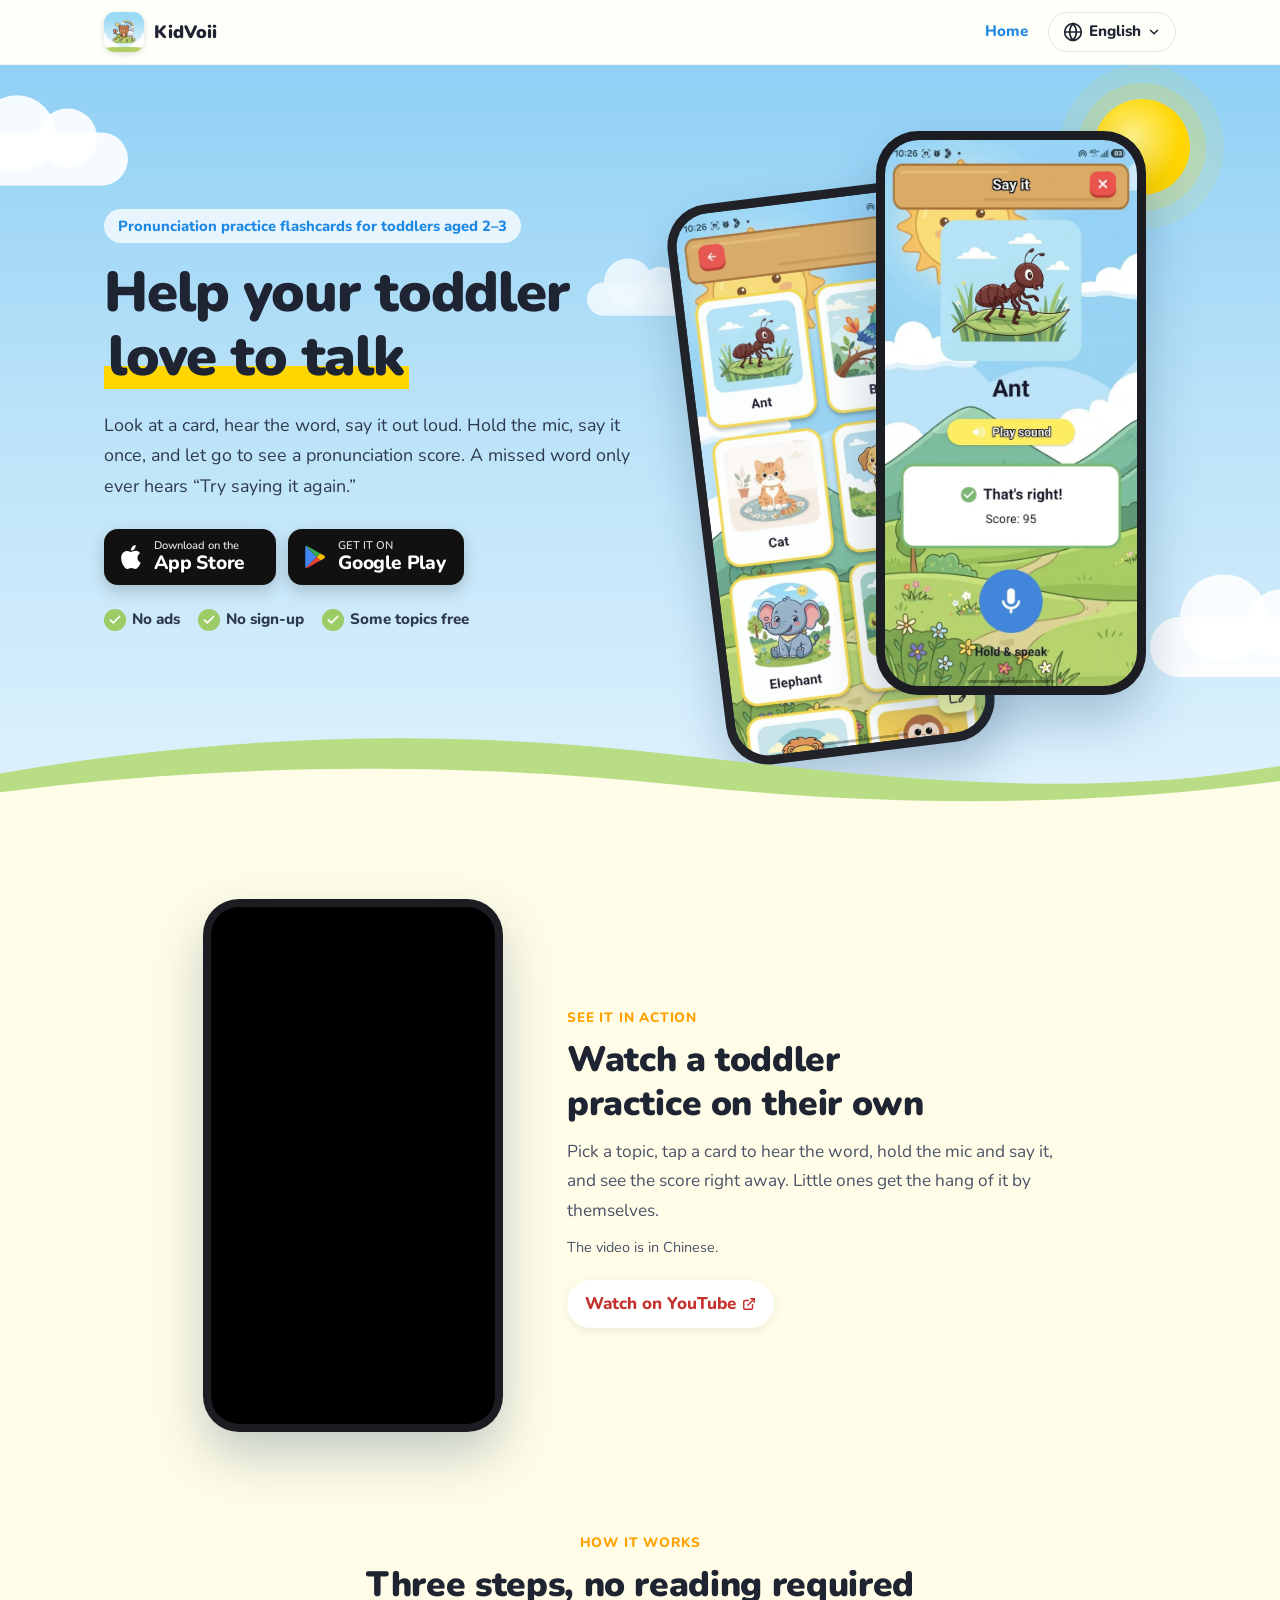
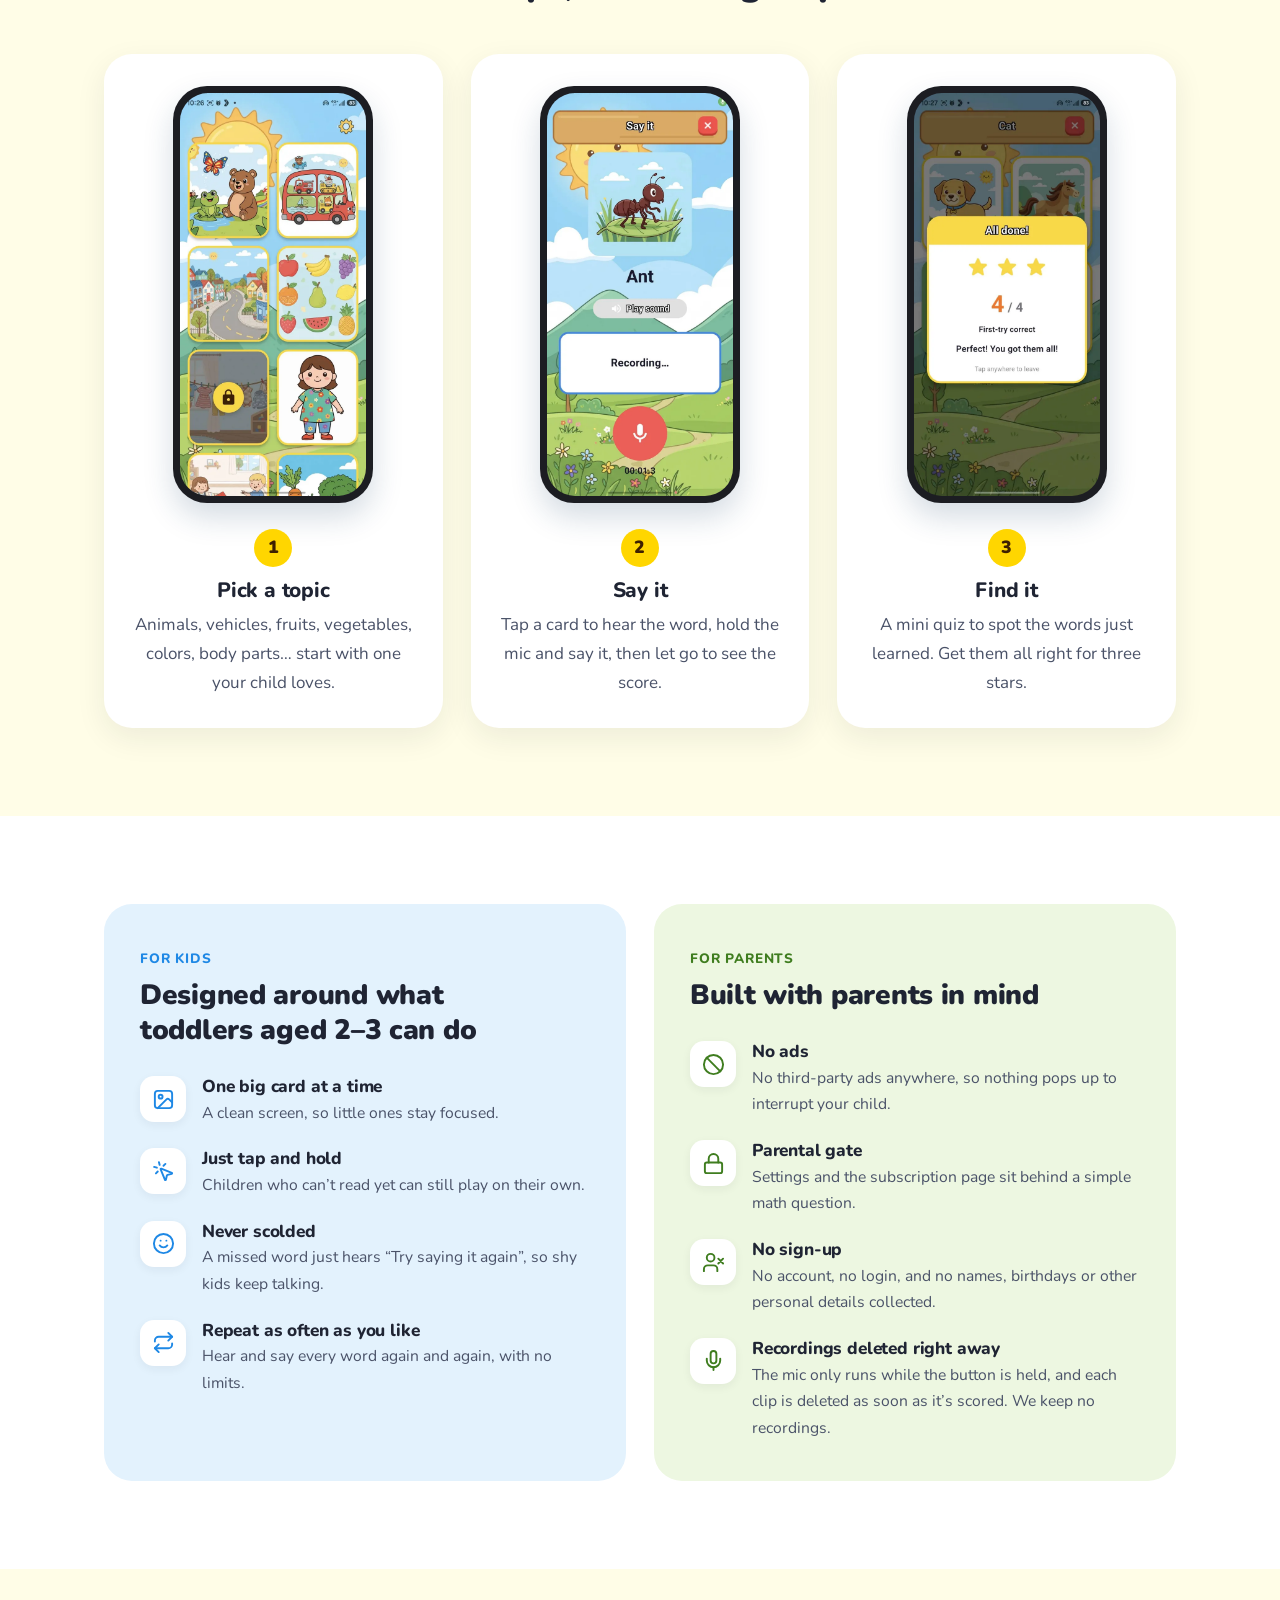
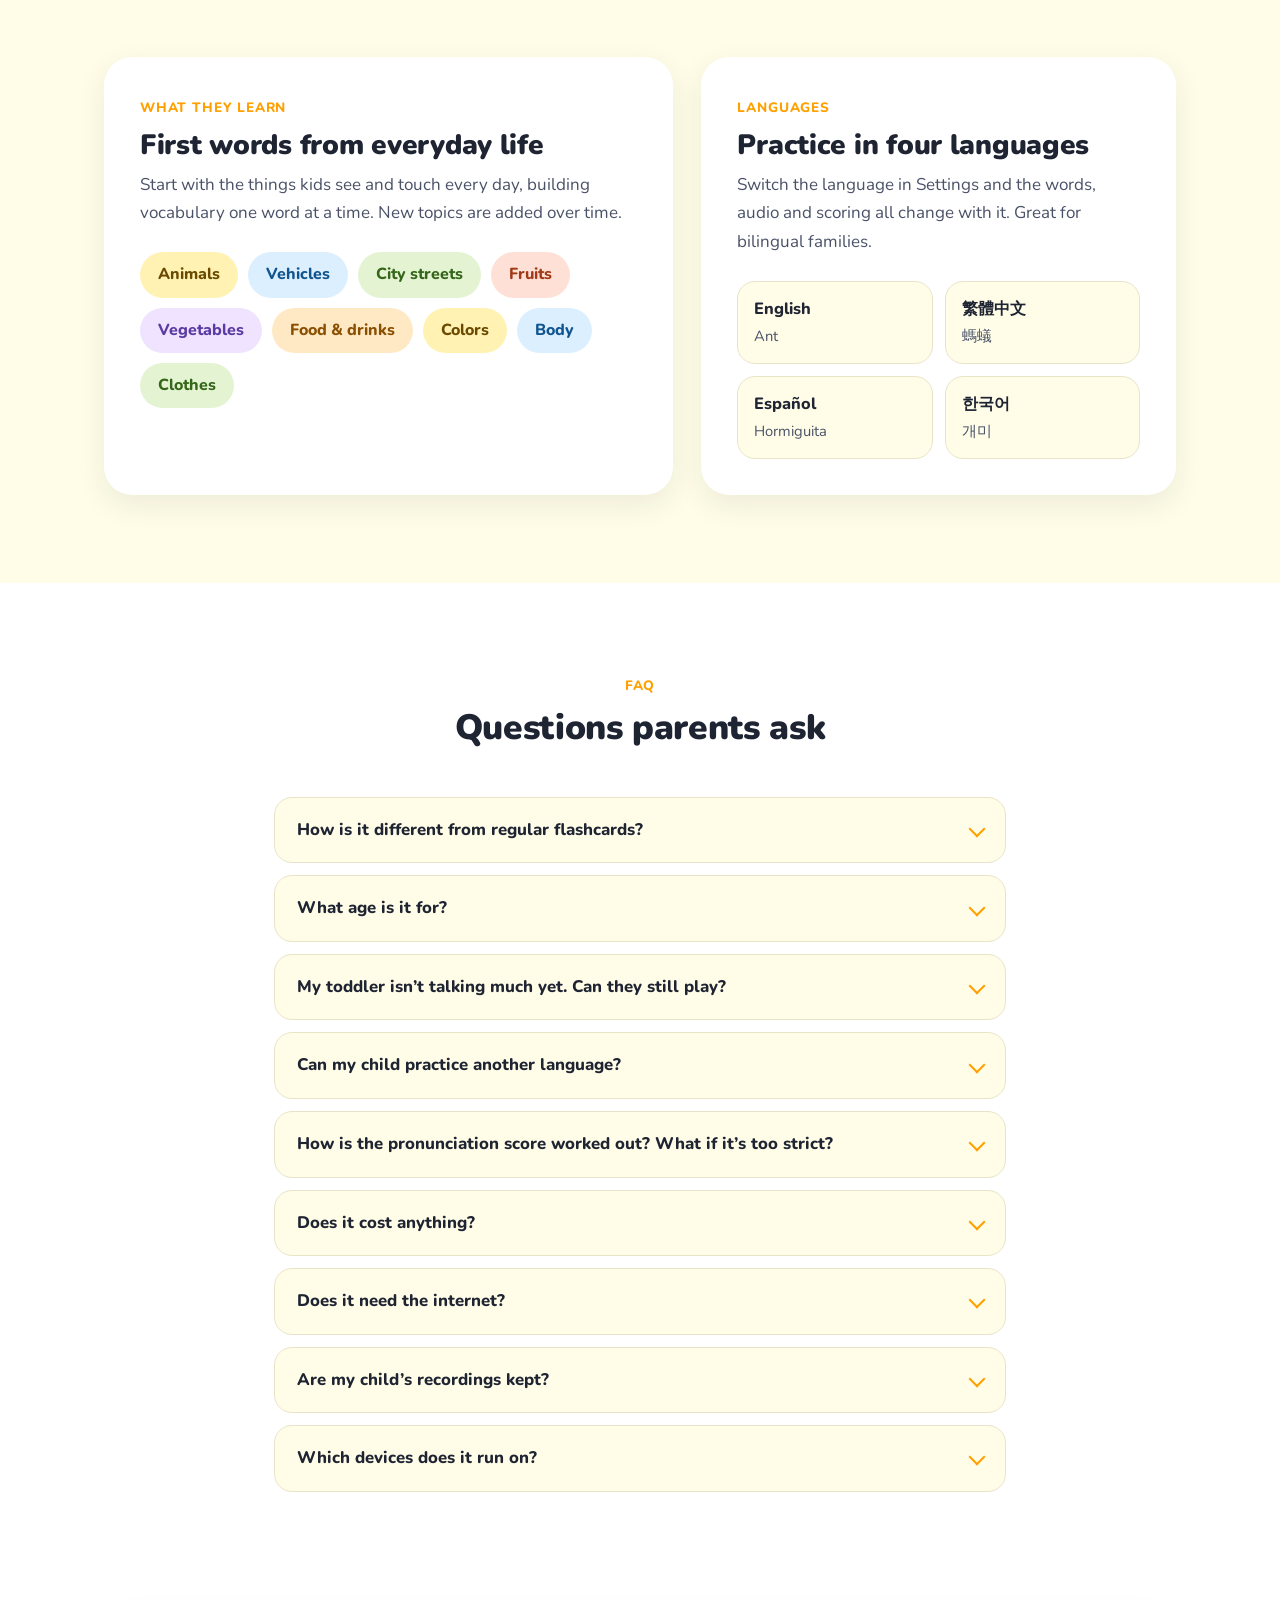
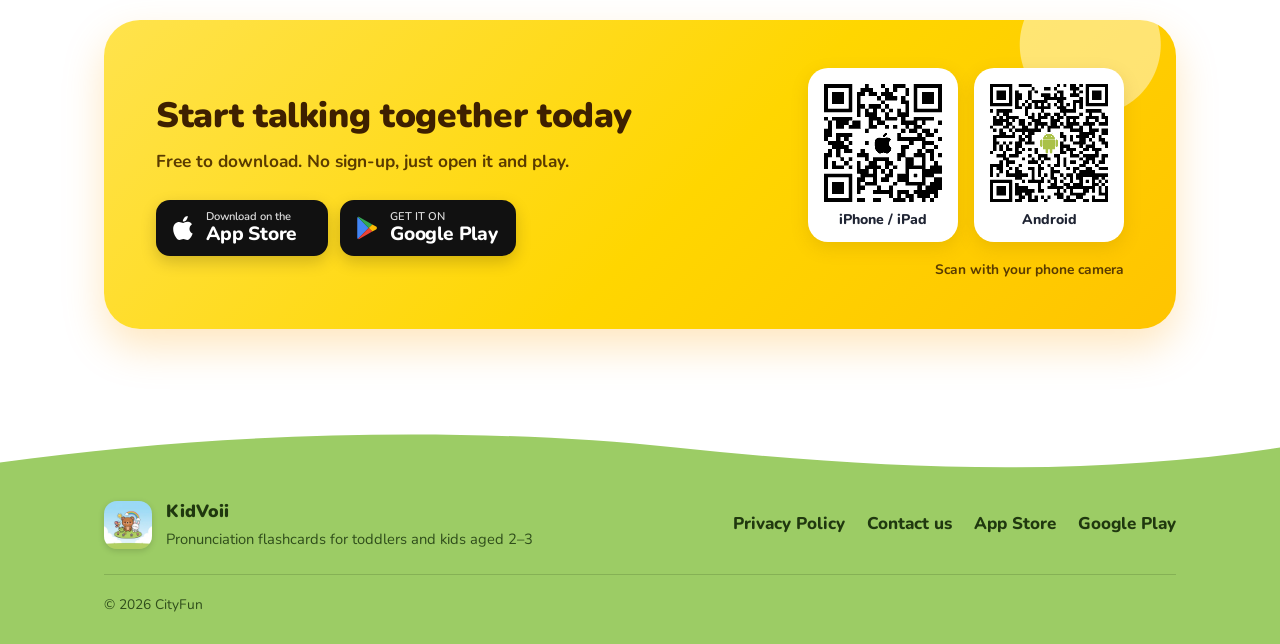
<file: index.html>
<!DOCTYPE html>
<html lang="en">
<head>
<meta charset="utf-8">
<meta name="viewport" content="width=device-width, initial-scale=1">
<title>KidVoii – Toddler Speech &amp; Pronunciation Practice App, Ages 2–3</title>
<meta name="description" content="Speech flashcards that help toddlers and young kids (ages 2–3) learn first words. Say the word into the mic and get an instant pronunciation score. No ads.">
<meta name="theme-color" content="#8fd0f5">
<link rel="canonical" href="https://kailuen.github.io/kidvoii/">
<link rel="alternate" hreflang="en" href="https://kailuen.github.io/kidvoii/">
<link rel="alternate" hreflang="zh-Hant" href="https://kailuen.github.io/kidvoii/zh/">
<link rel="alternate" hreflang="es" href="https://kailuen.github.io/kidvoii/es/">
<link rel="alternate" hreflang="ko" href="https://kailuen.github.io/kidvoii/ko/">
<link rel="alternate" hreflang="x-default" href="https://kailuen.github.io/kidvoii/">
<meta property="og:type" content="website">
<meta property="og:site_name" content="KidVoii">
<meta property="og:locale" content="en_US">
<meta property="og:url" content="https://kailuen.github.io/kidvoii/">
<meta property="og:title" content="KidVoii – Toddler Speech &amp; Pronunciation Practice App, Ages 2–3">
<meta property="og:description" content="Speech flashcards that help toddlers and young kids (ages 2–3) learn first words. Say the word into the mic and get an instant pronunciation score. No ads.">
<meta property="og:image" content="https://kailuen.github.io/kidvoii/assets/img/icon-512.png">
<meta name="twitter:card" content="summary">
<script type="application/ld+json">{"@context":"https://schema.org","@graph":[{"@type":"MobileApplication","name":"KidVoii","alternateName":"童語萌芽","description":"Speech flashcards that help toddlers and young kids (ages 2–3) learn first words. Say the word into the mic and get an instant pronunciation score. No ads.","url":"https://kailuen.github.io/kidvoii/","image":"https://kailuen.github.io/kidvoii/assets/img/icon-512.png","screenshot":["https://kailuen.github.io/kidvoii/assets/img/screens/en/say.webp","https://kailuen.github.io/kidvoii/assets/img/screens/en/list.webp","https://kailuen.github.io/kidvoii/assets/img/screens/en/home.webp","https://kailuen.github.io/kidvoii/assets/img/screens/en/rec.webp","https://kailuen.github.io/kidvoii/assets/img/screens/en/result.webp"],"inLanguage":"en","operatingSystem":"iOS, Android","applicationCategory":"EducationalApplication","typicalAgeRange":"2-3","offers":{"@type":"Offer","price":"0","priceCurrency":"USD"},"publisher":{"@type":"Organization","name":"CityFun"},"sameAs":["https://apps.apple.com/tw/app/id6804128361","https://play.google.com/store/apps/details?id=com.cityforfun.kidspeech"]},{"@type":"FAQPage","mainEntity":[{"@type":"Question","name":"How is it different from regular flashcards?","acceptedAnswer":{"@type":"Answer","text":"Most flashcards only let kids look and listen. KidVoii adds “Say it”: your child holds the mic, says the word, and gets a pronunciation score right away, so they know if they got it and want to keep talking."}},{"@type":"Question","name":"What age is it for?","acceptedAnswer":{"@type":"Answer","text":"Mainly toddlers aged 2–3 who are just starting to talk. Older kids, or children learning a second language, can use it to pick up new words and practice pronunciation too."}},{"@type":"Question","name":"My toddler isn’t talking much yet. Can they still play?","acceptedAnswer":{"@type":"Answer","text":"Yes. Start by tapping cards to hear the words, then try the mic when your child is ready. Cards come one at a time, every word can be replayed, and a missed word only hears “Try saying it again.” It’s a practice game, not a speech therapy tool. Every child starts talking at their own pace, so if you’re concerned about your child’s language development, please talk to your pediatrician or a speech-language therapist."}},{"@type":"Question","name":"Can my child practice another language?","acceptedAnswer":{"@type":"Answer","text":"Yes. Switch the language in Settings to Traditional Chinese, Spanish or Korean, and the words, audio and pronunciation scoring all switch (the app’s menus switch too)."}},{"@type":"Question","name":"How is the pronunciation score worked out? What if it’s too strict?","acceptedAnswer":{"@type":"Answer","text":"After your child says the word, speech recognition compares it with the correct pronunciation and gives a score from 0 to 100. Reach the passing score and the word counts as correct. Parents can change the Scoring Level in Settings: Easy (40), Medium (60, the default) or Hard (80). Kids just starting to talk can begin with Easy."}},{"@type":"Question","name":"Does it cost anything?","acceptedAnswer":{"@type":"Answer","text":"The app is free to download. Four topics are free (Animals, Vehicles, City streets and Fruits), with “Say it” and “Find it” fully playable. The other topics unlock with a subscription, which also covers topics added later. Monthly and yearly plans are available, and the price in your currency is shown in the app."}},{"@type":"Question","name":"Does it need the internet?","acceptedAnswer":{"@type":"Answer","text":"Pronunciation scoring in “Say it” needs a connection. Each topic’s cards and sounds download the first time it’s opened, then stay on the device."}},{"@type":"Question","name":"Are my child’s recordings kept?","acceptedAnswer":{"@type":"Answer","text":"No. The mic only records while the button is held (up to 10 seconds). The clip is sent to a speech recognition service for scoring, and the temporary file is deleted from the device as soon as it’s done. We run no servers of our own and never keep, analyze or sell recordings. See the \u003ca href=\"https://kailuen.github.io/kidspeech.privacy/\" target=\"_blank\" rel=\"noopener\">privacy policy\u003c/a>."}},{"@type":"Question","name":"Which devices does it run on?","acceptedAnswer":{"@type":"Answer","text":"iPhone, iPad, and Android phones and tablets."}}]}]}</script>
<link rel="icon" type="image/png" href="assets/img/favicon.png">
<link rel="apple-touch-icon" href="assets/img/apple-touch-icon.png">
<link rel="preconnect" href="https://fonts.googleapis.com">
<link rel="preconnect" href="https://fonts.gstatic.com" crossorigin>
<link rel="stylesheet" href="https://fonts.googleapis.com/css2?family=Nunito:wght@500;700;800;900&display=swap">
<link rel="stylesheet" href="assets/css/style.css">
</head>
<body>

<!-- 共用圖示 -->
<svg width="0" height="0" style="position:absolute" aria-hidden="true">
  <symbol id="i-apple" viewBox="0 0 24 24"><path fill="currentColor" d="M16.365 1.43c0 1.14-.493 2.27-1.177 3.08-.744.9-1.99 1.57-2.987 1.57-.12 0-.23-.02-.3-.03-.01-.06-.04-.22-.04-.39 0-1.15.572-2.27 1.206-2.98.804-.94 2.142-1.64 3.248-1.68.03.13.05.28.05.43zm4.565 15.71c-.03.07-.463 1.58-1.518 3.12-.945 1.34-1.94 2.71-3.43 2.71-1.517 0-1.9-.88-3.63-.88-1.698 0-2.302.91-3.67.91-1.377 0-2.332-1.26-3.428-2.8-1.287-1.82-2.323-4.63-2.323-7.28 0-4.28 2.797-6.55 5.552-6.55 1.448 0 2.675.95 3.6.95.865 0 2.222-1.01 3.902-1.01.613 0 2.886.06 4.374 2.19-.13.09-2.383 1.37-2.383 4.19 0 3.26 2.854 4.42 2.955 4.45z"/></symbol>
  <symbol id="i-play" viewBox="0 0 24 24">
    <path fill="#4285F4" d="M3.6 1.8 13.5 12l-9.9 10.2c-.4-.3-.6-.7-.6-1.2V3c0-.5.2-.9.6-1.2z"/>
    <path fill="#34A853" d="M3.6 1.8c.3-.2.8-.2 1.2 0l12.1 6.9L13.5 12z"/>
    <path fill="#FBBC04" d="m16.9 8.7 3.5 2c1 .6 1 2 0 2.6l-3.5 2-3.4-3.3z"/>
    <path fill="#EA4335" d="m13.5 12 3.4 3.3-12.1 6.9c-.4.2-.9.2-1.2 0z"/>
  </symbol>
  <symbol id="i-globe" viewBox="0 0 24 24"><g fill="none" stroke="currentColor" stroke-width="2" stroke-linecap="round" stroke-linejoin="round"><circle cx="12" cy="12" r="10"/><path d="M12 2a14.5 14.5 0 0 0 0 20 14.5 14.5 0 0 0 0-20"/><path d="M2 12h20"/></g></symbol>
  <symbol id="i-chevron" viewBox="0 0 24 24"><path fill="none" stroke="currentColor" stroke-width="2.5" stroke-linecap="round" stroke-linejoin="round" d="m6 9 6 6 6-6"/></symbol>
  <symbol id="i-external" viewBox="0 0 24 24"><g fill="none" stroke="currentColor" stroke-width="2.5" stroke-linecap="round" stroke-linejoin="round"><path d="M15 3h6v6"/><path d="M10 14 21 3"/><path d="M18 13v6a2 2 0 0 1-2 2H5a2 2 0 0 1-2-2V8a2 2 0 0 1 2-2h6"/></g></symbol>
  <symbol id="i-check" viewBox="0 0 24 24"><path fill="none" stroke="currentColor" stroke-width="3" stroke-linecap="round" stroke-linejoin="round" d="M20 6 9 17l-5-5"/></symbol>
  <symbol id="i-card" viewBox="0 0 24 24"><g fill="none" stroke="currentColor" stroke-width="2" stroke-linecap="round" stroke-linejoin="round"><rect x="3" y="3" width="18" height="18" rx="3"/><circle cx="9" cy="9" r="2"/><path d="m21 15-3.1-3.1a2 2 0 0 0-2.8 0L6 21"/></g></symbol>
  <symbol id="i-tap" viewBox="0 0 24 24"><g fill="none" stroke="currentColor" stroke-width="2" stroke-linecap="round" stroke-linejoin="round"><path d="M14 4.1 12 6"/><path d="m5.1 8-2.9-.8"/><path d="m6 12-1.9 2"/><path d="M7.2 2.2 8 5.1"/><path d="M9.04 9.69a.5.5 0 0 1 .65-.65l11 4.5a.5.5 0 0 1-.07.95l-4.35 1.04a1 1 0 0 0-.74.74l-1.04 4.35a.5.5 0 0 1-.95.07z"/></g></symbol>
  <symbol id="i-smile" viewBox="0 0 24 24"><g fill="none" stroke="currentColor" stroke-width="2" stroke-linecap="round" stroke-linejoin="round"><circle cx="12" cy="12" r="10"/><path d="M8 14s1.5 2 4 2 4-2 4-2"/><path d="M9 9h.01M15 9h.01"/></g></symbol>
  <symbol id="i-repeat" viewBox="0 0 24 24"><g fill="none" stroke="currentColor" stroke-width="2" stroke-linecap="round" stroke-linejoin="round"><path d="m17 2 4 4-4 4"/><path d="M3 11v-1a4 4 0 0 1 4-4h14"/><path d="m7 22-4-4 4-4"/><path d="M21 13v1a4 4 0 0 1-4 4H3"/></g></symbol>
  <symbol id="i-ban" viewBox="0 0 24 24"><g fill="none" stroke="currentColor" stroke-width="2" stroke-linecap="round" stroke-linejoin="round"><circle cx="12" cy="12" r="10"/><path d="m4.9 4.9 14.2 14.2"/></g></symbol>
  <symbol id="i-lock" viewBox="0 0 24 24"><g fill="none" stroke="currentColor" stroke-width="2" stroke-linecap="round" stroke-linejoin="round"><rect x="3" y="11" width="18" height="11" rx="2"/><path d="M7 11V7a5 5 0 0 1 10 0v4"/></g></symbol>
  <symbol id="i-user-x" viewBox="0 0 24 24"><g fill="none" stroke="currentColor" stroke-width="2" stroke-linecap="round" stroke-linejoin="round"><path d="M16 21v-2a4 4 0 0 0-4-4H6a4 4 0 0 0-4 4v2"/><circle cx="9" cy="7" r="4"/><path d="m17 8 5 5M22 8l-5 5"/></g></symbol>
  <symbol id="i-mic" viewBox="0 0 24 24"><g fill="none" stroke="currentColor" stroke-width="2" stroke-linecap="round" stroke-linejoin="round"><path d="M12 2a3 3 0 0 0-3 3v7a3 3 0 0 0 6 0V5a3 3 0 0 0-3-3Z"/><path d="M19 10v2a7 7 0 0 1-14 0v-2"/><path d="M12 19v3"/></g></symbol>
</svg>

<div class="page">

  <!-- ===== AppBar ===== -->
  <header class="appbar">
    <div class="appbar__inner">
      <a class="brand" href="./" aria-label="KidVoii">
        <img class="brand__icon" src="assets/img/icon-256.webp" width="40" height="40" alt="">
        <span class="brand__text">
          <span class="brand__name">KidVoii</span>
          <span class="brand__sub"></span>
        </span>
      </a>

      <div class="appbar__spacer"></div>

      <nav class="actions">
        <a class="actions__link" href="./" aria-current="page">Home</a>

        <div class="lang">
          <button class="lang__btn" type="button" aria-haspopup="true" aria-expanded="false" aria-controls="lang-menu" aria-label="Language">
            <svg class="ico"><use href="#i-globe"/></svg>
            <span class="lang__current">English</span>
            <svg class="ico ico--sm"><use href="#i-chevron"/></svg>
          </button>
          <ul class="lang__menu" id="lang-menu" role="menu" hidden>
            <li role="none"><a role="menuitemradio" aria-checked="true" href="./" hreflang="en" lang="en" data-lang="en">English</a></li>
            <li role="none"><a role="menuitemradio" aria-checked="false" href="zh/" hreflang="zh-Hant" lang="zh-Hant" data-lang="zh">繁體中文</a></li>
            <li role="none"><a role="menuitemradio" aria-checked="false" href="es/" hreflang="es" lang="es" data-lang="es">Español</a></li>
            <li role="none"><a role="menuitemradio" aria-checked="false" href="ko/" hreflang="ko" lang="ko" data-lang="ko">한국어</a></li>
          </ul>
        </div>
      </nav>
    </div>
  </header>

  <div class="langhint" hidden>
    <div class="langhint__inner">
      <span class="langhint__text"></span>
      <a class="langhint__go" href="#"></a>
      <button class="langhint__close" type="button" aria-label="Close">&times;</button>
    </div>
  </div>

  <!-- ===== Content ===== -->
  <main id="top">

    <!-- Hero -->
    <section class="hero">
      <div class="sky" aria-hidden="true">
        <span class="sun"></span>
        <span class="cloud cloud--1"></span>
        <span class="cloud cloud--2"></span>
        <span class="cloud cloud--3"></span>
      </div>

      <div class="wrap hero__grid">
        <div class="hero__copy">
          <h1 class="eyebrow">Pronunciation practice flashcards for toddlers aged 2–3</h1>
          <p class="hero__title">Help your toddler<br><mark>love to talk</mark></p>
          <p class="hero__lead">Look at a card, hear the word, say it out loud. Hold the mic, say it once, and let go to see a pronunciation score. A missed word only ever hears “Try saying it again.”</p>

          <div class="stores">
            <a class="store" href="https://apps.apple.com/tw/app/id6804128361" target="_blank" rel="noopener">
              <svg class="store__logo"><use href="#i-apple"/></svg>
              <span class="store__text"><small>Download on the</small><b>App Store</b></span>
            </a>
            <a class="store" href="https://play.google.com/store/apps/details?id=com.cityforfun.kidspeech" target="_blank" rel="noopener">
              <svg class="store__logo"><use href="#i-play"/></svg>
              <span class="store__text"><small>GET IT ON</small><b>Google Play</b></span>
            </a>
          </div>

          <ul class="pills">
            <li><svg class="ico"><use href="#i-check"/></svg><span>No ads</span></li>
            <li><svg class="ico"><use href="#i-check"/></svg><span>No sign-up</span></li>
            <li><svg class="ico"><use href="#i-check"/></svg><span>Some topics free</span></li>
          </ul>
        </div>

        <div class="hero__art">
          <figure class="phone phone--back">
            <img src="assets/img/screens/en/list.webp" width="600" height="1300" alt="Animal word cards">
          </figure>
          <figure class="phone phone--front">
            <img src="assets/img/screens/en/say.webp" width="600" height="1300" alt="Say it pronunciation practice: correct, score 95" fetchpriority="high">
          </figure>
        </div>
      </div>

      <svg class="hill" viewBox="0 0 1440 120" preserveAspectRatio="none" aria-hidden="true">
        <path d="M0 70C240 20 480 10 720 40s480 70 720 20v60H0z" fill="var(--grass-light)"/>
        <path d="M0 95c260-40 520-40 760-10s460 30 680-5v40H0z" fill="var(--cream)"/>
      </svg>
    </section>

    <!-- Video -->
    <section class="section section--cream section--video" id="video">
      <div class="wrap video">
        <div class="video__frame">
          <iframe src="https://www.youtube-nocookie.com/embed/I3lN94zuRMc?rel=0&amp;playsinline=1" title="A toddler playing KidVoii on their own" loading="lazy" allow="accelerometer; autoplay; clipboard-write; encrypted-media; gyroscope; picture-in-picture; web-share" referrerpolicy="strict-origin-when-cross-origin" allowfullscreen></iframe>
        </div>
        <div class="video__copy">
          <p class="kicker">See it in action</p>
          <h2>Watch a toddler practice on their own</h2>
          <p class="muted">Pick a topic, tap a card to hear the word, hold the mic and say it, and see the score right away. Little ones get the hang of it by themselves.</p>
          <p class="video__note">The video is in Chinese.</p>
          <a class="video__link" href="https://www.youtube.com/shorts/I3lN94zuRMc" target="_blank" rel="noopener">
            <span>Watch on YouTube</span>
            <svg class="ico ico--sm"><use href="#i-external"/></svg>
          </a>
        </div>
      </div>
    </section>

    <!-- Steps -->
    <section class="section section--cream" id="how">
      <div class="wrap">
        <header class="section__head">
          <p class="kicker">How it works</p>
          <h2>Three steps, no reading required</h2>
        </header>

        <ol class="steps">
          <li class="step">
            <figure class="phone phone--sm">
              <img src="assets/img/screens/en/home.webp" width="600" height="1300" loading="lazy" alt="Topic menu">
            </figure>
            <div class="step__body">
              <span class="step__num">1</span>
              <h3>Pick a topic</h3>
              <p>Animals, vehicles, fruits, vegetables, colors, body parts… start with one your child loves.</p>
            </div>
          </li>
          <li class="step">
            <figure class="phone phone--sm">
              <img src="assets/img/screens/en/rec.webp" width="600" height="1300" loading="lazy" alt="Holding the mic to record">
            </figure>
            <div class="step__body">
              <span class="step__num">2</span>
              <h3>Say it</h3>
              <p>Tap a card to hear the word, hold the mic and say it, then let go to see the score.</p>
            </div>
          </li>
          <li class="step">
            <figure class="phone phone--sm">
              <img src="assets/img/screens/en/result.webp" width="600" height="1300" loading="lazy" alt="Find it finished with three stars">
            </figure>
            <div class="step__body">
              <span class="step__num">3</span>
              <h3>Find it</h3>
              <p>A mini quiz to spot the words just learned. Get them all right for three stars.</p>
            </div>
          </li>
        </ol>
        <div class="steps__dots">
          <button class="steps__dot" type="button" aria-label="1. Pick a topic" aria-current="true"></button>
          <button class="steps__dot" type="button" aria-label="2. Say it" aria-current="false"></button>
          <button class="steps__dot" type="button" aria-label="3. Find it" aria-current="false"></button>
        </div>
      </div>
    </section>

    <!-- Features -->
    <section class="section" id="features">
      <div class="wrap features">
        <article class="panel panel--sky">
          <p class="kicker">For kids</p>
          <h2>Designed around what toddlers aged 2–3 can do</h2>
          <ul class="feats">
            <li class="feat">
              <span class="feat__ico"><svg class="ico"><use href="#i-card"/></svg></span>
              <div><h3>One big card at a time</h3><p>A clean screen, so little ones stay focused.</p></div>
            </li>
            <li class="feat">
              <span class="feat__ico"><svg class="ico"><use href="#i-tap"/></svg></span>
              <div><h3>Just tap and hold</h3><p>Children who can’t read yet can still play on their own.</p></div>
            </li>
            <li class="feat">
              <span class="feat__ico"><svg class="ico"><use href="#i-smile"/></svg></span>
              <div><h3>Never scolded</h3><p>A missed word just hears “Try saying it again”, so shy kids keep talking.</p></div>
            </li>
            <li class="feat">
              <span class="feat__ico"><svg class="ico"><use href="#i-repeat"/></svg></span>
              <div><h3>Repeat as often as you like</h3><p>Hear and say every word again and again, with no limits.</p></div>
            </li>
          </ul>
        </article>

        <article class="panel panel--leaf">
          <p class="kicker">For parents</p>
          <h2>Built with parents in mind</h2>
          <ul class="feats">
            <li class="feat">
              <span class="feat__ico"><svg class="ico"><use href="#i-ban"/></svg></span>
              <div><h3>No ads</h3><p>No third-party ads anywhere, so nothing pops up to interrupt your child.</p></div>
            </li>
            <li class="feat">
              <span class="feat__ico"><svg class="ico"><use href="#i-lock"/></svg></span>
              <div><h3>Parental gate</h3><p>Settings and the subscription page sit behind a simple math question.</p></div>
            </li>
            <li class="feat">
              <span class="feat__ico"><svg class="ico"><use href="#i-user-x"/></svg></span>
              <div><h3>No sign-up</h3><p>No account, no login, and no names, birthdays or other personal details collected.</p></div>
            </li>
            <li class="feat">
              <span class="feat__ico"><svg class="ico"><use href="#i-mic"/></svg></span>
              <div><h3>Recordings deleted right away</h3><p>The mic only runs while the button is held, and each clip is deleted as soon as it’s scored. We keep no recordings.</p></div>
            </li>
          </ul>
        </article>
      </div>
    </section>

    <!-- Topics + Languages -->
    <section class="section section--cream" id="topics">
      <div class="wrap content-grid">
        <article class="card">
          <p class="kicker">What they learn</p>
          <h2>First words from everyday life</h2>
          <p class="muted">Start with the things kids see and touch every day, building vocabulary one word at a time. New topics are added over time.</p>
          <ul class="chips">
            <li class="chip c1">Animals</li>
            <li class="chip c2">Vehicles</li>
            <li class="chip c3">City streets</li>
            <li class="chip c4">Fruits</li>
            <li class="chip c5">Vegetables</li>
            <li class="chip c6">Food &amp; drinks</li>
            <li class="chip c1">Colors</li>
            <li class="chip c2">Body</li>
            <li class="chip c3">Clothes</li>
          </ul>
        </article>

        <article class="card">
          <p class="kicker">Languages</p>
          <h2>Practice in four languages</h2>
          <p class="muted">Switch the language in Settings and the words, audio and scoring all change with it. Great for bilingual families.</p>
          <ul class="langs">
            <li lang="en"><b>English</b><span>Ant</span></li>
            <li lang="zh-Hant"><b>繁體中文</b><span>螞蟻</span></li>
            <li lang="es"><b>Español</b><span>Hormiguita</span></li>
            <li lang="ko"><b>한국어</b><span>개미</span></li>
          </ul>
        </article>
      </div>
    </section>

    <!-- FAQ -->
    <section class="section" id="faq">
      <div class="wrap wrap--narrow">
        <header class="section__head">
          <p class="kicker">FAQ</p>
          <h2>Questions parents ask</h2>
        </header>
        <div class="faq">
          <details>
            <summary>How is it different from regular flashcards?</summary>
            <p>Most flashcards only let kids look and listen. KidVoii adds “Say it”: your child holds the mic, says the word, and gets a pronunciation score right away, so they know if they got it and want to keep talking.</p>
          </details>
          <details>
            <summary>What age is it for?</summary>
            <p>Mainly toddlers aged 2–3 who are just starting to talk. Older kids, or children learning a second language, can use it to pick up new words and practice pronunciation too.</p>
          </details>
          <details>
            <summary>My toddler isn’t talking much yet. Can they still play?</summary>
            <p>Yes. Start by tapping cards to hear the words, then try the mic when your child is ready. Cards come one at a time, every word can be replayed, and a missed word only hears “Try saying it again.” It’s a practice game, not a speech therapy tool. Every child starts talking at their own pace, so if you’re concerned about your child’s language development, please talk to your pediatrician or a speech-language therapist.</p>
          </details>
          <details>
            <summary>Can my child practice another language?</summary>
            <p>Yes. Switch the language in Settings to Traditional Chinese, Spanish or Korean, and the words, audio and pronunciation scoring all switch (the app’s menus switch too).</p>
          </details>
          <details>
            <summary>How is the pronunciation score worked out? What if it’s too strict?</summary>
            <p>After your child says the word, speech recognition compares it with the correct pronunciation and gives a score from 0 to 100. Reach the passing score and the word counts as correct. Parents can change the Scoring Level in Settings: Easy (40), Medium (60, the default) or Hard (80). Kids just starting to talk can begin with Easy.</p>
          </details>
          <details>
            <summary>Does it cost anything?</summary>
            <p>The app is free to download. Four topics are free (Animals, Vehicles, City streets and Fruits), with “Say it” and “Find it” fully playable. The other topics unlock with a subscription, which also covers topics added later. Monthly and yearly plans are available, and the price in your currency is shown in the app.</p>
          </details>
          <details>
            <summary>Does it need the internet?</summary>
            <p>Pronunciation scoring in “Say it” needs a connection. Each topic’s cards and sounds download the first time it’s opened, then stay on the device.</p>
          </details>
          <details>
            <summary>Are my child’s recordings kept?</summary>
            <p>No. The mic only records while the button is held (up to 10 seconds). The clip is sent to a speech recognition service for scoring, and the temporary file is deleted from the device as soon as it’s done. We run no servers of our own and never keep, analyze or sell recordings. See the <a href="https://kailuen.github.io/kidspeech.privacy/" target="_blank" rel="noopener">privacy policy</a>.</p>
          </details>
          <details>
            <summary>Which devices does it run on?</summary>
            <p>iPhone, iPad, and Android phones and tablets.</p>
          </details>
        </div>
      </div>
    </section>

    <!-- Download -->
    <section class="section section--tight" id="download">
      <div class="wrap">
        <div class="cta">
          <div class="cta__copy">
            <h2>Start talking together today</h2>
            <p>Free to download. No sign-up, just open it and play.</p>
            <div class="stores">
              <a class="store" href="https://apps.apple.com/tw/app/id6804128361" target="_blank" rel="noopener">
                <svg class="store__logo"><use href="#i-apple"/></svg>
                <span class="store__text"><small>Download on the</small><b>App Store</b></span>
              </a>
              <a class="store" href="https://play.google.com/store/apps/details?id=com.cityforfun.kidspeech" target="_blank" rel="noopener">
                <svg class="store__logo"><use href="#i-play"/></svg>
                <span class="store__text"><small>GET IT ON</small><b>Google Play</b></span>
              </a>
            </div>
          </div>
          <div class="qrs">
            <figure class="qr">
              <img src="assets/img/qr-ios.png" width="250" height="250" loading="lazy" alt="App Store QR Code">
              <figcaption>iPhone / iPad</figcaption>
            </figure>
            <figure class="qr">
              <img src="assets/img/qr-android.png" width="250" height="250" loading="lazy" alt="Google Play QR Code">
              <figcaption>Android</figcaption>
            </figure>
            <p class="qrs__hint">Scan with your phone camera</p>
          </div>
        </div>
      </div>
    </section>

  </main>

  <!-- ===== Footer ===== -->
  <footer class="footer">
    <svg class="footer__hill" viewBox="0 0 1440 80" preserveAspectRatio="none" aria-hidden="true">
      <path d="M0 50c240-40 520-50 760-20s460 40 680 0v50H0z" fill="var(--grass)"/>
    </svg>
    <div class="footer__body">
      <div class="wrap footer__grid">
        <div class="footer__brand">
          <img src="assets/img/icon-256.webp" width="48" height="48" alt="">
          <div>
            <p class="footer__name">KidVoii</p>
            <p class="footer__tag">Pronunciation flashcards for toddlers and kids aged 2–3</p>
          </div>
        </div>
        <ul class="footer__links">
          <li><a href="https://kailuen.github.io/kidspeech.privacy/" target="_blank" rel="noopener">Privacy Policy</a></li>
          <li><a href="mailto:stonegray1@gmail.com">Contact us</a></li>
          <li><a href="https://apps.apple.com/tw/app/id6804128361" target="_blank" rel="noopener">App Store</a></li>
          <li><a href="https://play.google.com/store/apps/details?id=com.cityforfun.kidspeech" target="_blank" rel="noopener">Google Play</a></li>
        </ul>
      </div>
      <div class="wrap"><p class="footer__copy">© 2026 CityFun</p></div>
    </div>
  </footer>

</div>

<script type="application/json" id="kidvoii-langs">{"en":{"href":"./","hint":"This page is also available in English.","go":"Switch"},"zh":{"href":"zh/","hint":"這個網頁也有繁體中文版","go":"切換"},"es":{"href":"es/","hint":"Esta página también está en español.","go":"Cambiar"},"ko":{"href":"ko/","hint":"이 페이지는 한국어로도 볼 수 있어요.","go":"보기"}}</script>
<script src="assets/js/main.js" data-lang="en"></script>
</body>
</html>
</file>
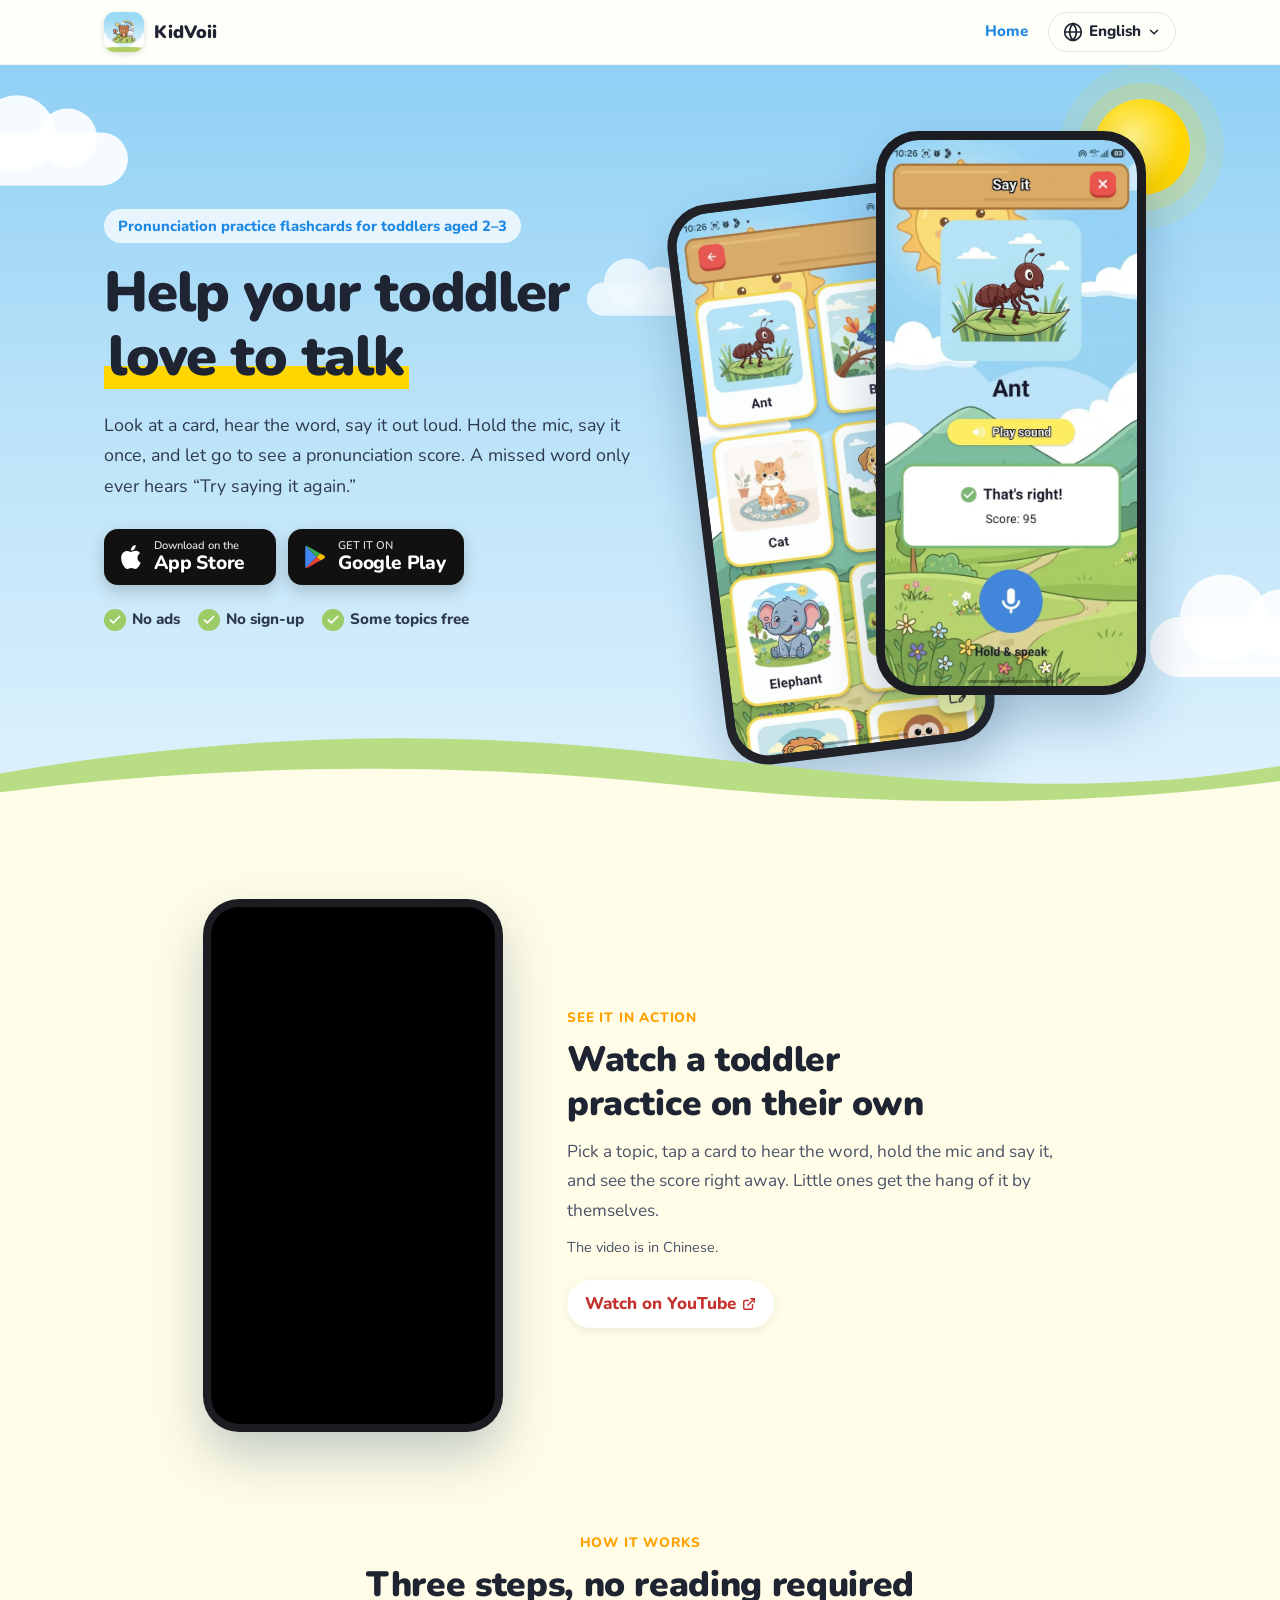
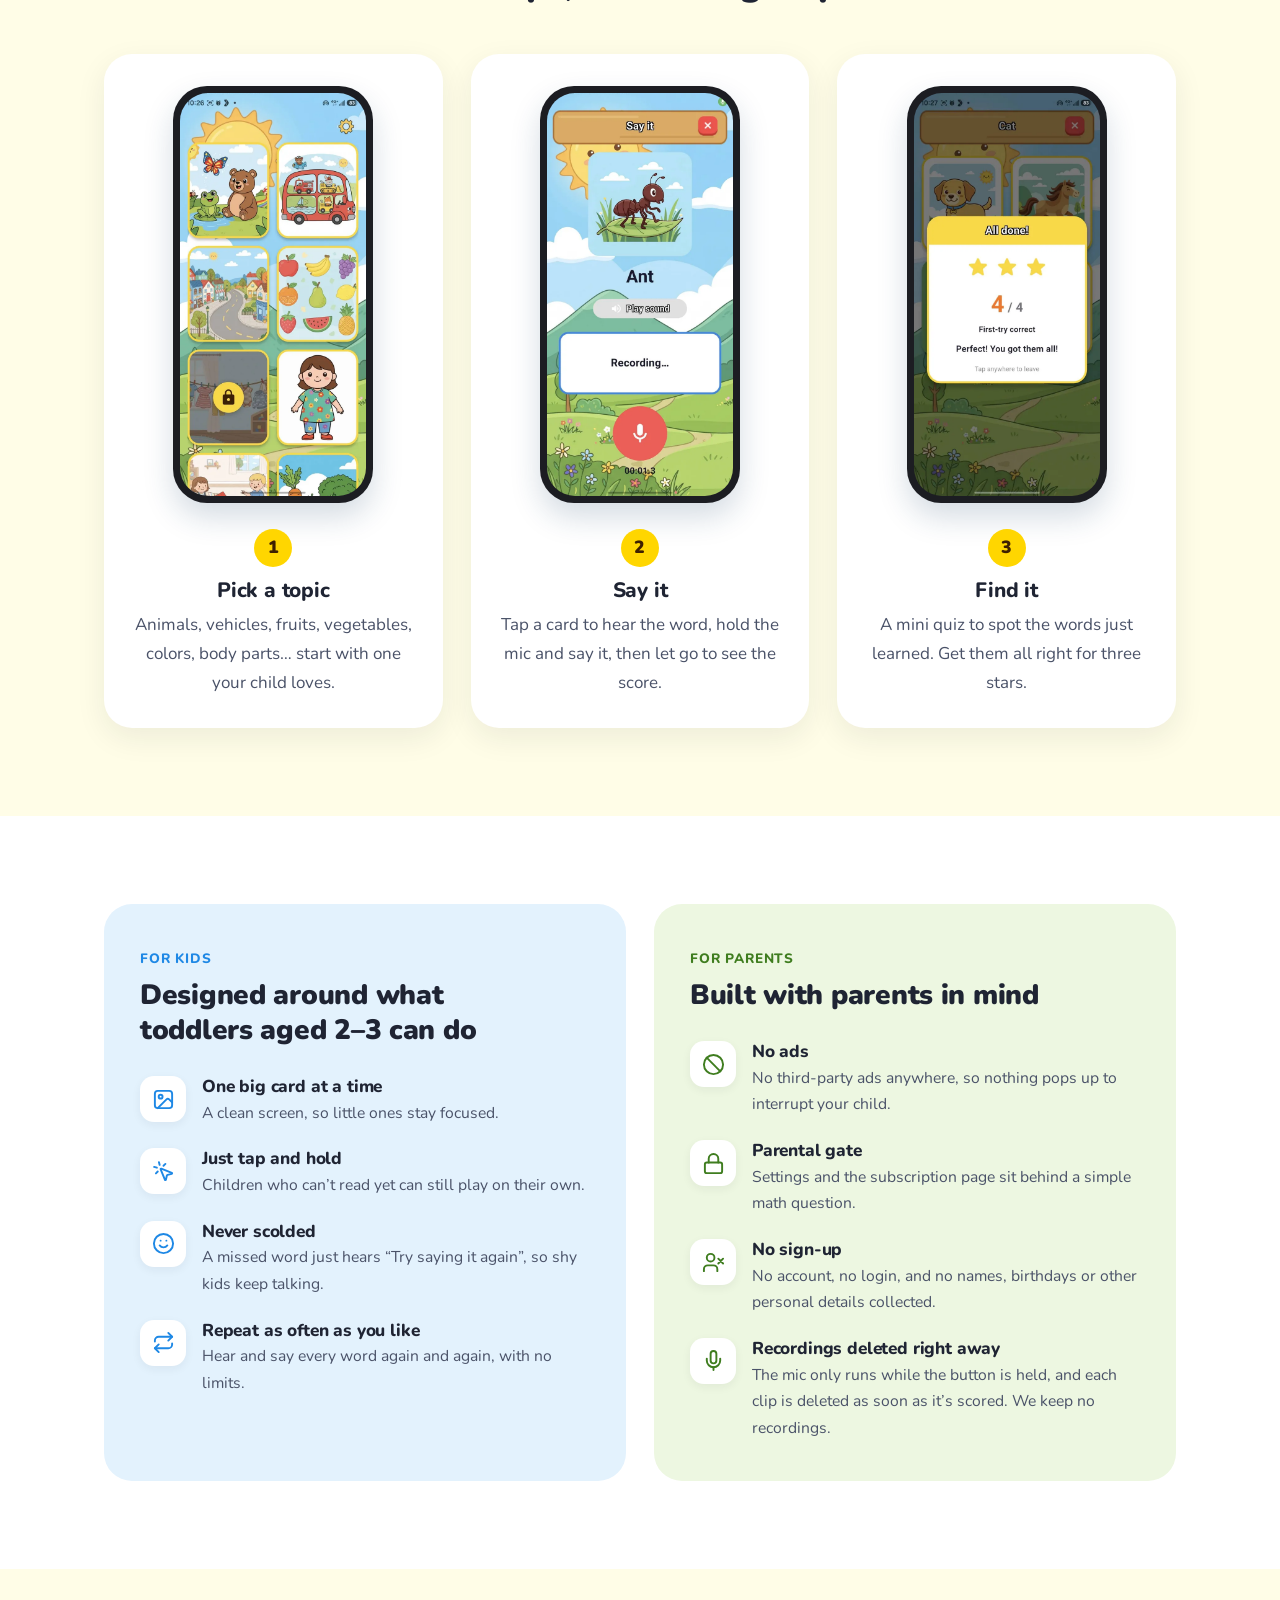
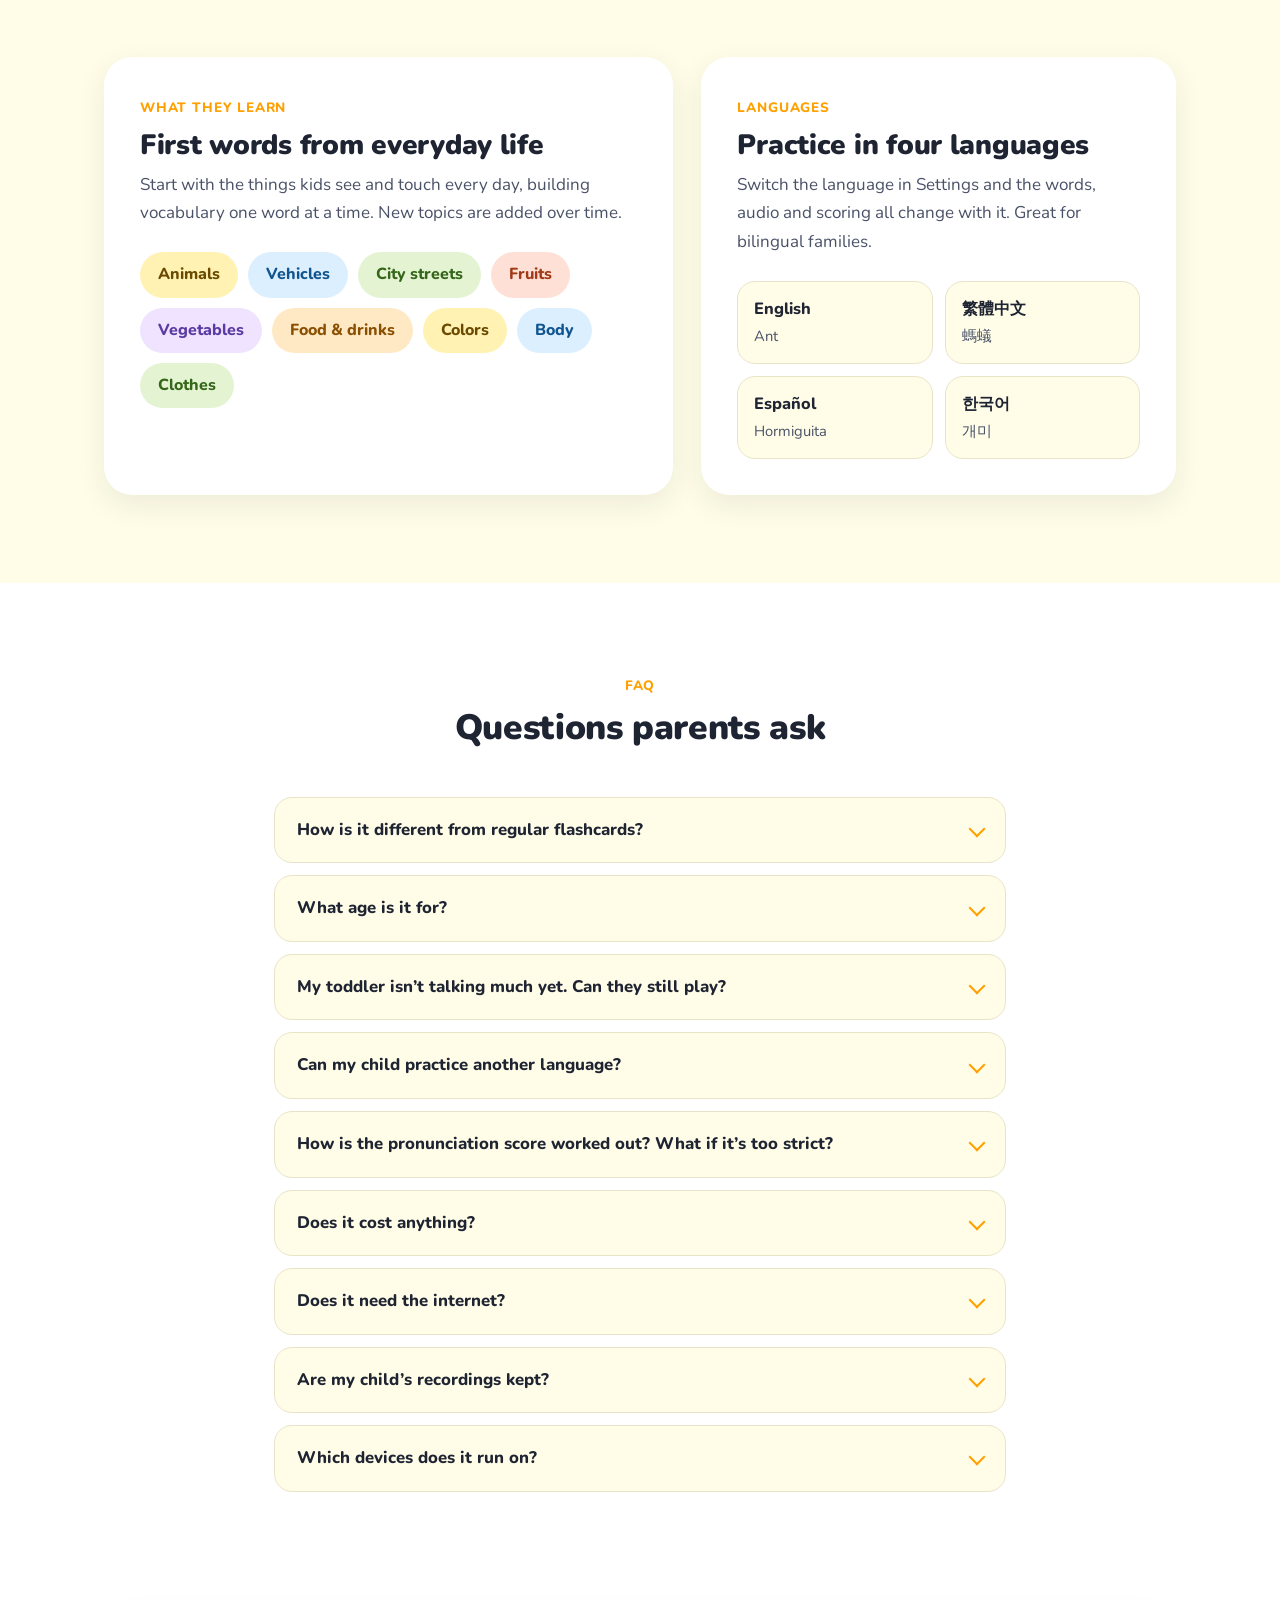
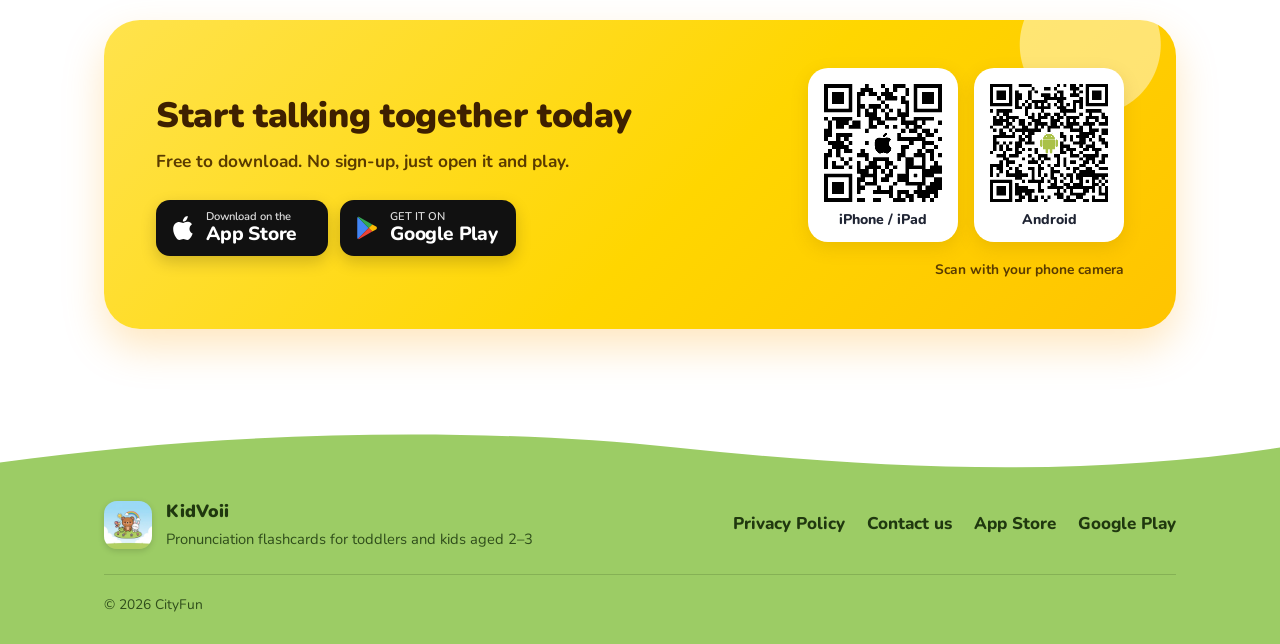
<file: en/index.html>
<!DOCTYPE html>
<html lang="en">
<head>
<meta charset="utf-8">
<title>KidVoii – Toddler Speech &amp; Pronunciation Practice App, Ages 2–3</title>
<link rel="canonical" href="https://kailuen.github.io/kidvoii/">
<meta http-equiv="refresh" content="0; url=../">
<script>location.replace("../" + location.hash);</script>
</head>
<body><p><a href="../">https://kailuen.github.io/kidvoii/</a></p></body>
</html>
</file>
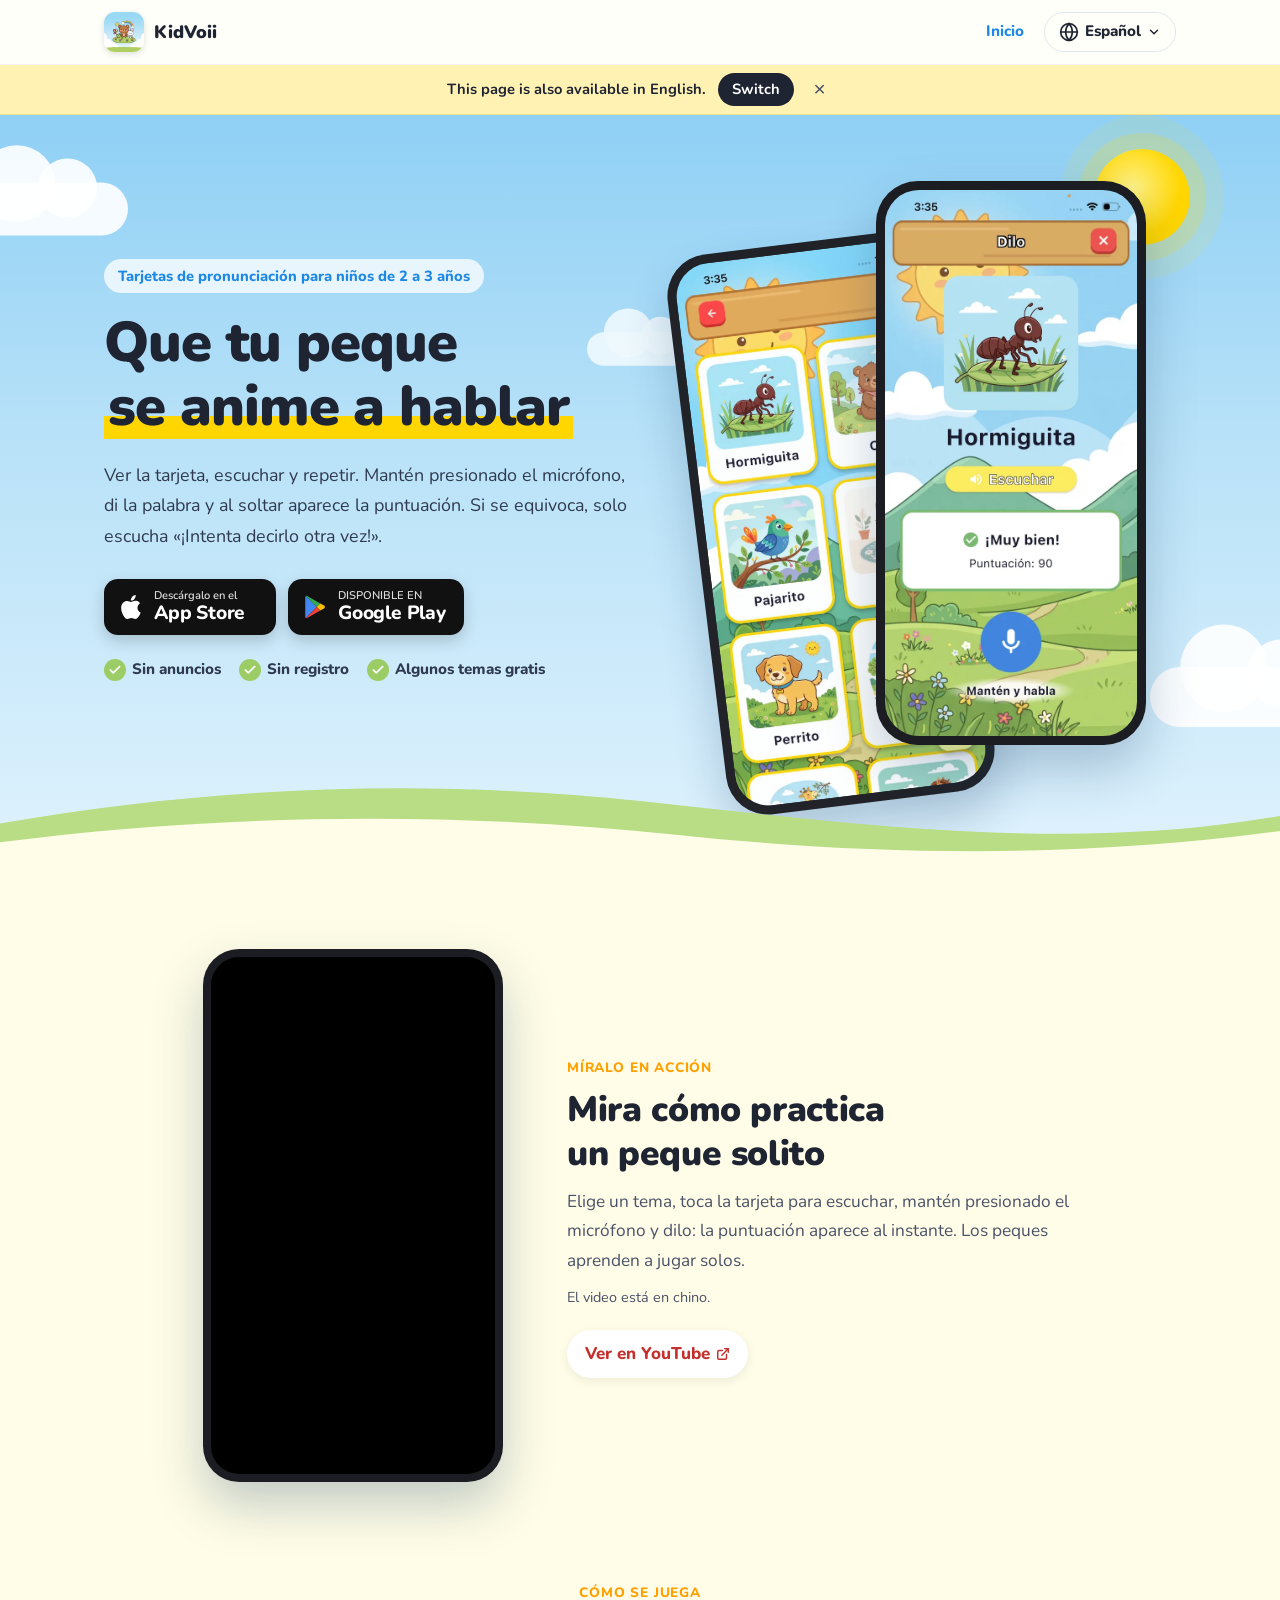
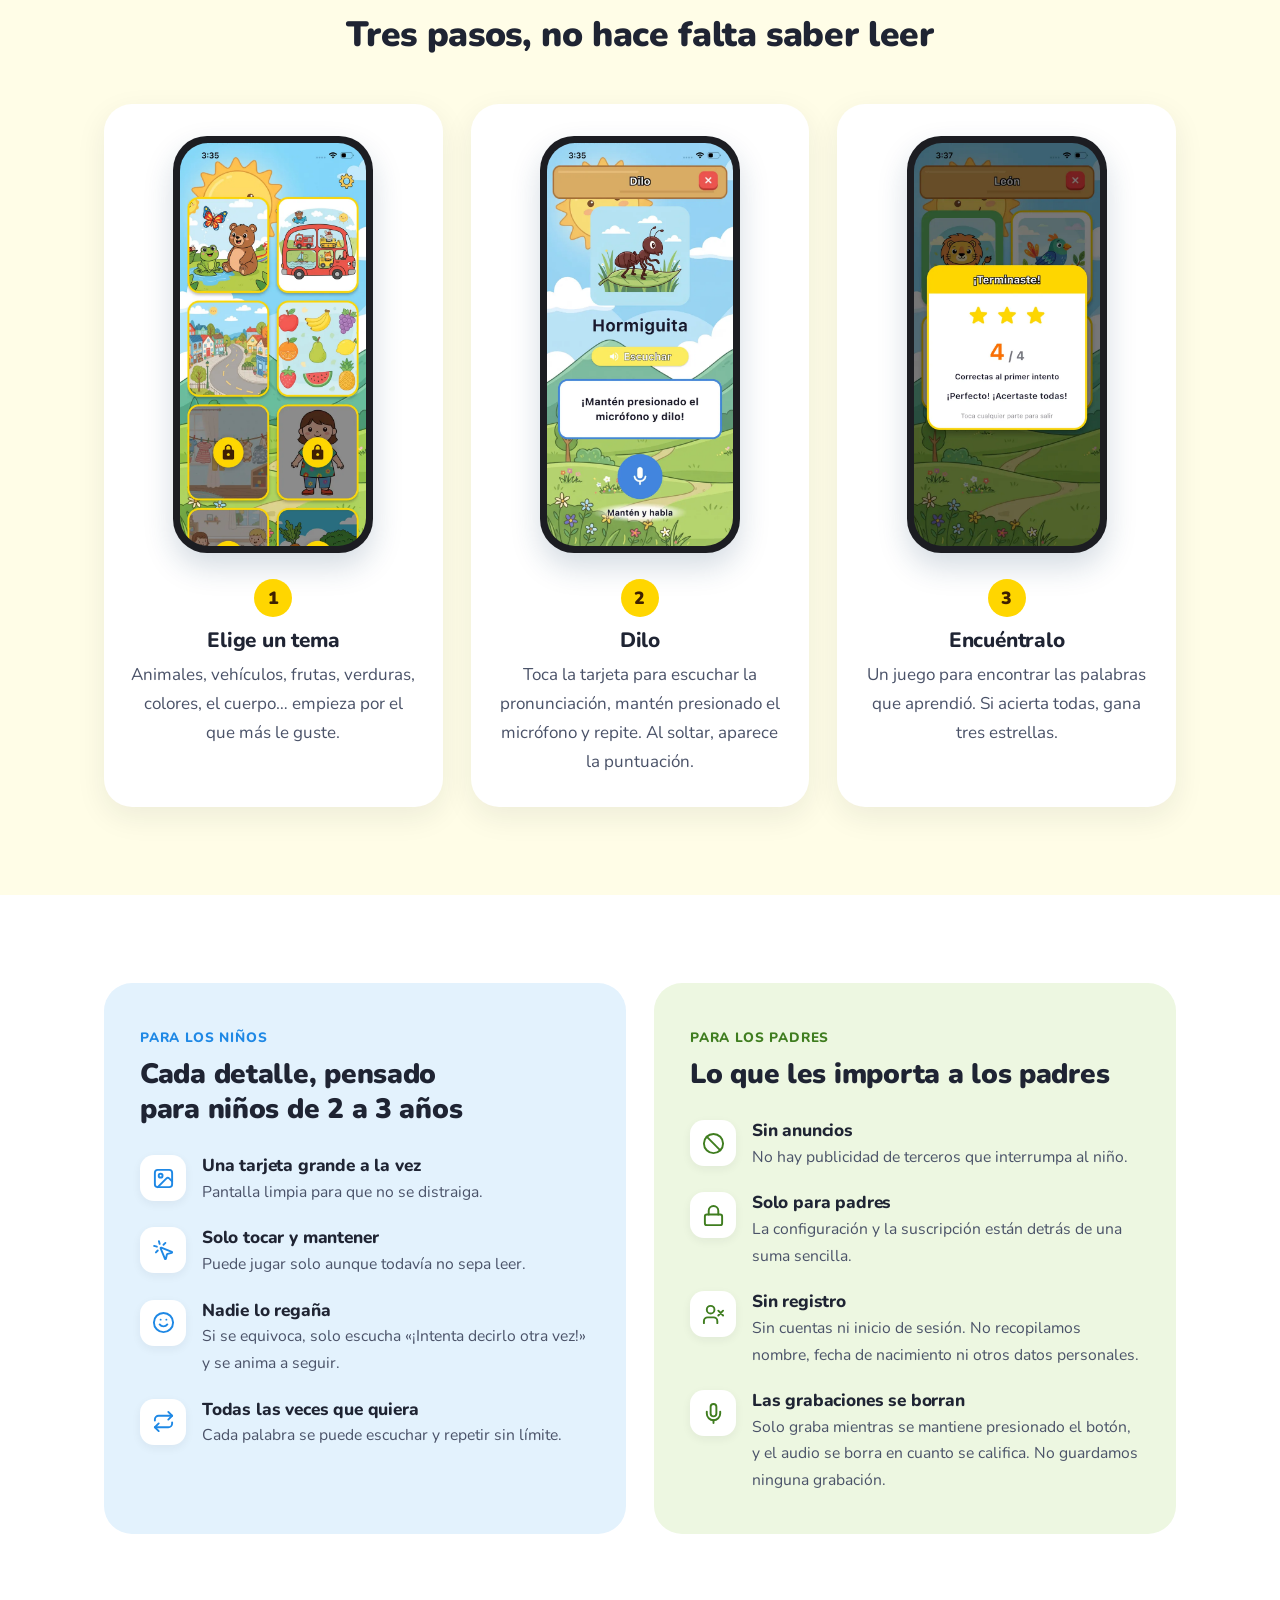
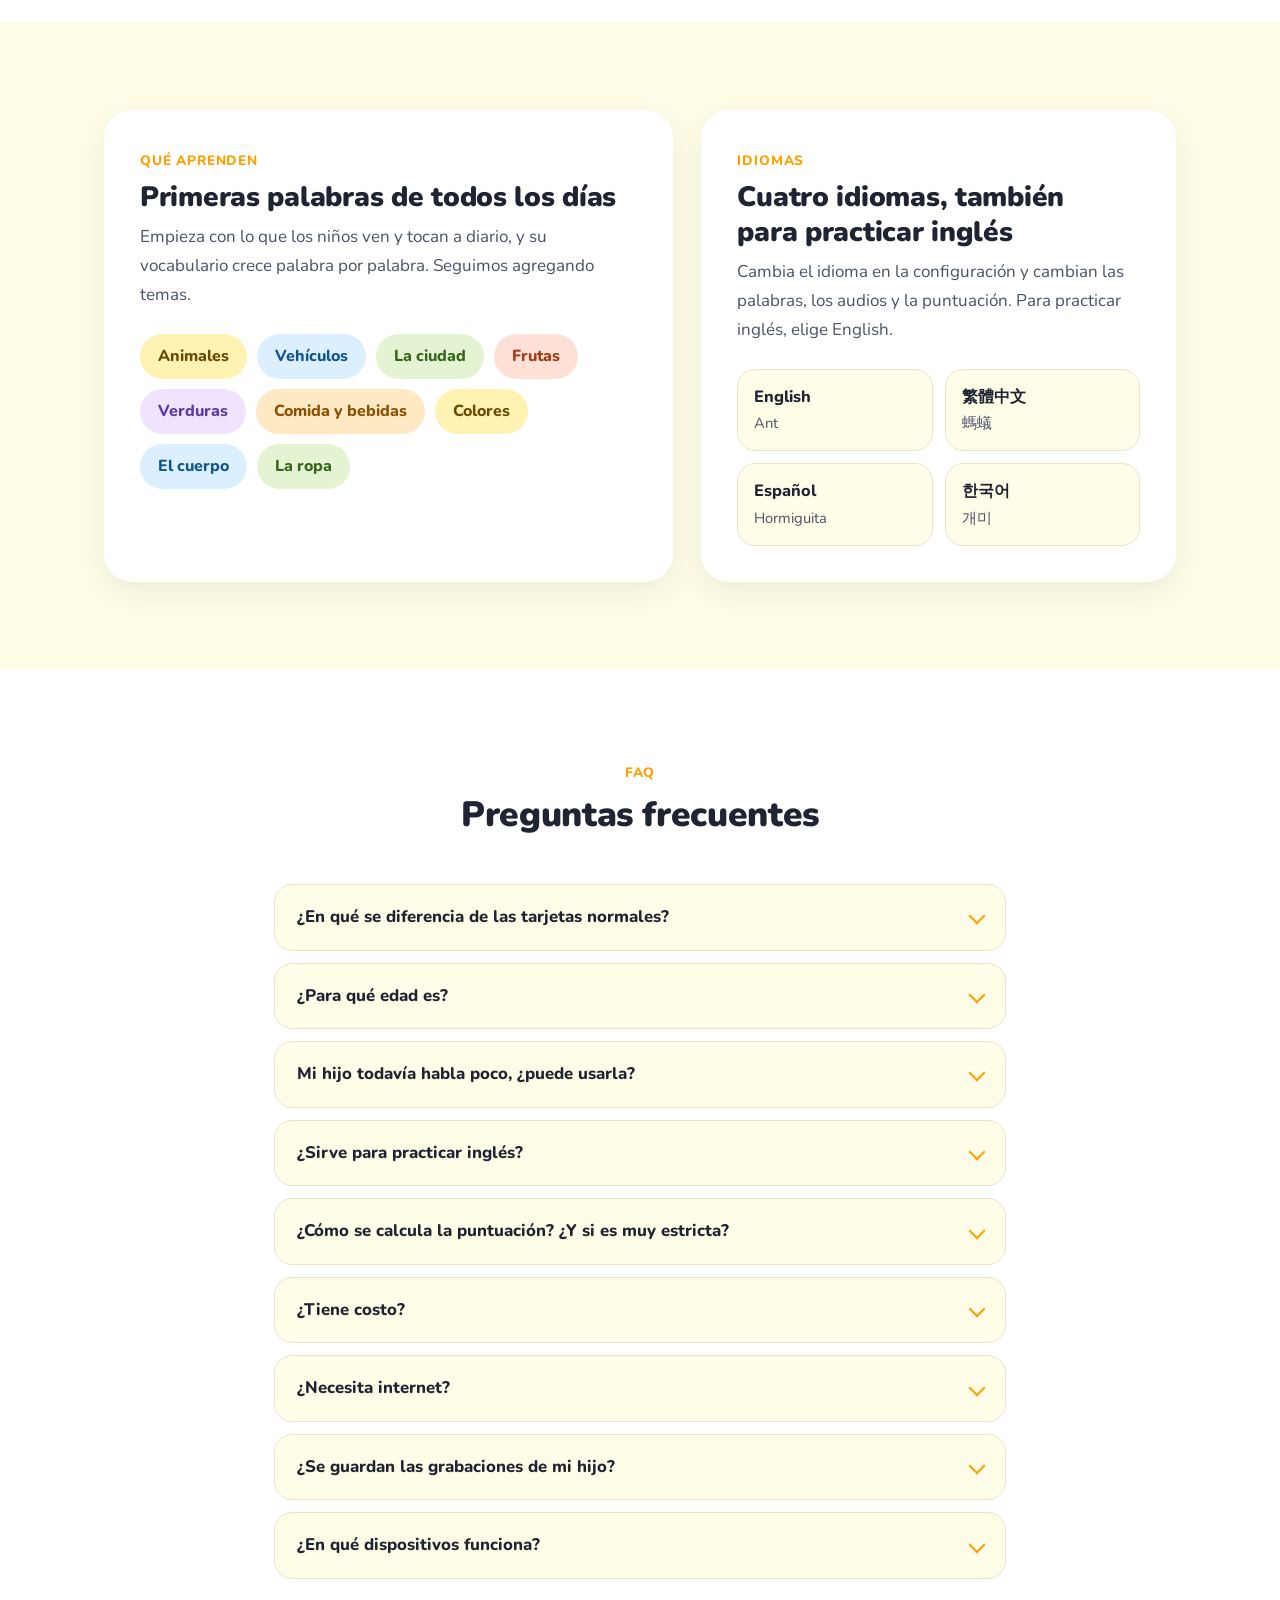
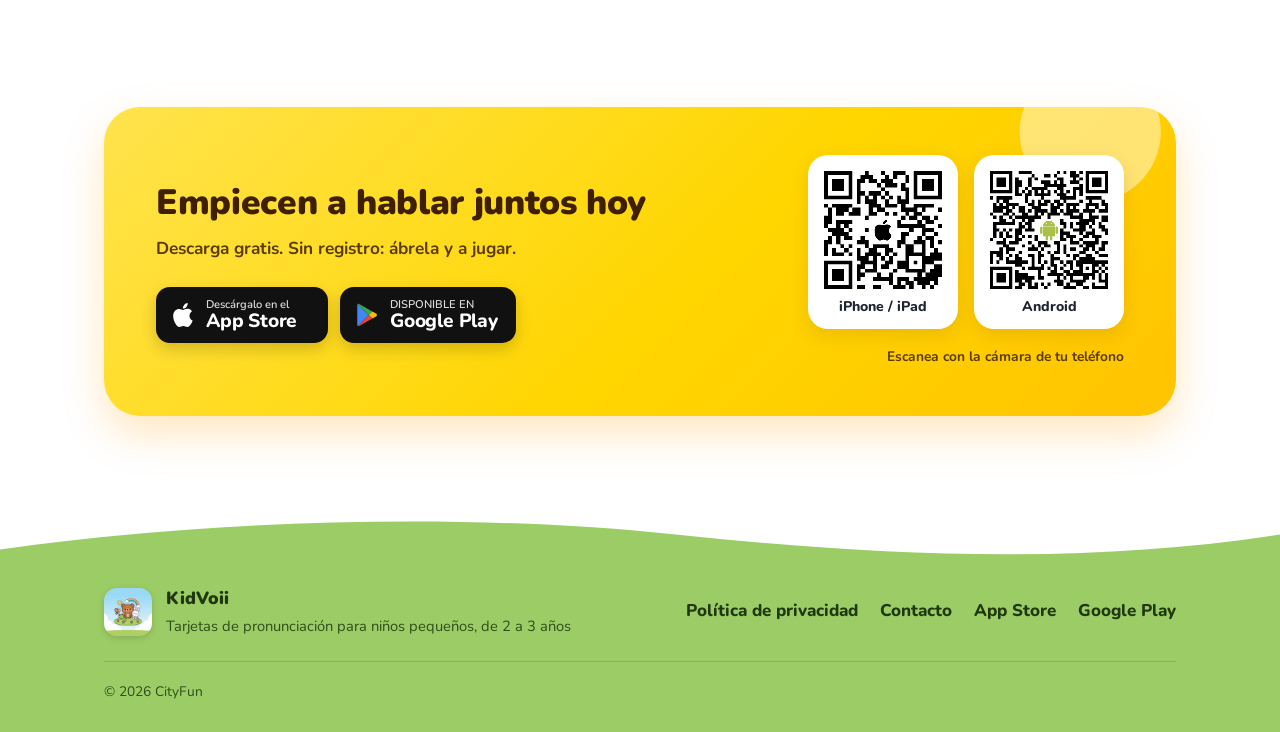
<file: es/index.html>
<!DOCTYPE html>
<html lang="es">
<head>
<meta charset="utf-8">
<meta name="viewport" content="width=device-width, initial-scale=1">
<title>KidVoii – Práctica de pronunciación para niños de 2 a 3 años</title>
<meta name="description" content="App infantil para aprender a hablar: niños de 2 a 3 años dicen la palabra y reciben su puntuación de pronunciación al instante. Animales, frutas y más. Sin anuncios ni registro.">
<meta name="theme-color" content="#8fd0f5">
<link rel="canonical" href="https://kailuen.github.io/kidvoii/es/">
<link rel="alternate" hreflang="en" href="https://kailuen.github.io/kidvoii/">
<link rel="alternate" hreflang="zh-Hant" href="https://kailuen.github.io/kidvoii/zh/">
<link rel="alternate" hreflang="es" href="https://kailuen.github.io/kidvoii/es/">
<link rel="alternate" hreflang="ko" href="https://kailuen.github.io/kidvoii/ko/">
<link rel="alternate" hreflang="x-default" href="https://kailuen.github.io/kidvoii/">
<meta property="og:type" content="website">
<meta property="og:site_name" content="KidVoii">
<meta property="og:locale" content="es_MX">
<meta property="og:url" content="https://kailuen.github.io/kidvoii/es/">
<meta property="og:title" content="KidVoii – Práctica de pronunciación para niños de 2 a 3 años">
<meta property="og:description" content="App infantil para aprender a hablar: niños de 2 a 3 años dicen la palabra y reciben su puntuación de pronunciación al instante. Animales, frutas y más. Sin anuncios ni registro.">
<meta property="og:image" content="https://kailuen.github.io/kidvoii/assets/img/icon-512.png">
<meta name="twitter:card" content="summary">
<script type="application/ld+json">{"@context":"https://schema.org","@graph":[{"@type":"MobileApplication","name":"KidVoii","alternateName":"童語萌芽","description":"App infantil para aprender a hablar: niños de 2 a 3 años dicen la palabra y reciben su puntuación de pronunciación al instante. Animales, frutas y más. Sin anuncios ni registro.","url":"https://kailuen.github.io/kidvoii/es/","image":"https://kailuen.github.io/kidvoii/assets/img/icon-512.png","screenshot":["https://kailuen.github.io/kidvoii/assets/img/screens/es/say.webp","https://kailuen.github.io/kidvoii/assets/img/screens/es/list.webp","https://kailuen.github.io/kidvoii/assets/img/screens/es/home.webp","https://kailuen.github.io/kidvoii/assets/img/screens/es/rec.webp","https://kailuen.github.io/kidvoii/assets/img/screens/es/result.webp"],"inLanguage":"es","operatingSystem":"iOS, Android","applicationCategory":"EducationalApplication","typicalAgeRange":"2-3","offers":{"@type":"Offer","price":"0","priceCurrency":"USD"},"publisher":{"@type":"Organization","name":"CityFun"},"sameAs":["https://apps.apple.com/tw/app/id6804128361","https://play.google.com/store/apps/details?id=com.cityforfun.kidspeech"]},{"@type":"FAQPage","mainEntity":[{"@type":"Question","name":"¿En qué se diferencia de las tarjetas normales?","acceptedAnswer":{"@type":"Answer","text":"Con las tarjetas normales solo se mira y se escucha. KidVoii agrega «Dilo»: tu peque mantiene presionado el micrófono, dice la palabra y recibe su puntuación de pronunciación al instante. Así sabe si lo dijo bien y se anima a seguir hablando."}},{"@type":"Question","name":"¿Para qué edad es?","acceptedAnswer":{"@type":"Answer","text":"Principalmente para niños de 2 a 3 años que están empezando a hablar. Los más grandes, o los que están aprendiendo otro idioma, también pueden aprender palabras nuevas y practicar la pronunciación."}},{"@type":"Question","name":"Mi hijo todavía habla poco, ¿puede usarla?","acceptedAnswer":{"@type":"Answer","text":"Sí. Puede empezar tocando las tarjetas para escuchar las palabras y usar el micrófono cuando se anime. Las tarjetas salen de una en una, cada palabra se puede repetir y, si se equivoca, solo escucha «¡Intenta decirlo otra vez!». Es un juego para practicar, no una herramienta de terapia del lenguaje. Cada niño empieza a hablar a su ritmo; si te preocupa el desarrollo del lenguaje de tu hijo, consulta con su pediatra o con un terapeuta del lenguaje."}},{"@type":"Question","name":"¿Sirve para practicar inglés?","acceptedAnswer":{"@type":"Answer","text":"Sí. En la configuración cambia el idioma a English y las palabras, los audios y la puntuación pasan a inglés (los menús de la App también cambian). También puedes elegir chino tradicional o coreano."}},{"@type":"Question","name":"¿Cómo se calcula la puntuación? ¿Y si es muy estricta?","acceptedAnswer":{"@type":"Answer","text":"Cuando tu peque dice la palabra, el reconocimiento de voz la compara con la pronunciación correcta y da una puntuación de 0 a 100; si llega a la puntuación mínima, cuenta como correcta. En la configuración puedes cambiar el nivel de dificultad: Fácil (40), Medio (60, el predeterminado) o Difícil (80). Si apenas empieza a hablar, prueba con Fácil."}},{"@type":"Question","name":"¿Tiene costo?","acceptedAnswer":{"@type":"Answer","text":"La App se descarga gratis. Cuatro temas son gratuitos (Animales, Vehículos, La ciudad y Frutas) y en ellos puedes jugar completo a «Dilo» y «Encuéntralo». Los demás temas se desbloquean con la suscripción, que también incluye los temas nuevos. Hay plan mensual y anual, y el precio en tu moneda se muestra en la App."}},{"@type":"Question","name":"¿Necesita internet?","acceptedAnswer":{"@type":"Answer","text":"La puntuación de pronunciación de «Dilo» necesita conexión. Las tarjetas y los sonidos de cada tema se descargan la primera vez y luego quedan en el dispositivo."}},{"@type":"Question","name":"¿Se guardan las grabaciones de mi hijo?","acceptedAnswer":{"@type":"Answer","text":"No. Solo se graba mientras se mantiene presionado el botón (máximo 10 segundos). El audio se envía a un servicio de reconocimiento de voz para calificarlo y el archivo temporal se borra del dispositivo en cuanto termina. No tenemos servidores propios: no guardamos, no analizamos ni vendemos ninguna grabación. Consulta la \u003ca href=\"https://kailuen.github.io/kidspeech.privacy/\" target=\"_blank\" rel=\"noopener\">política de privacidad\u003c/a>."}},{"@type":"Question","name":"¿En qué dispositivos funciona?","acceptedAnswer":{"@type":"Answer","text":"iPhone, iPad y teléfonos y tabletas Android."}}]}]}</script>
<link rel="icon" type="image/png" href="../assets/img/favicon.png">
<link rel="apple-touch-icon" href="../assets/img/apple-touch-icon.png">
<link rel="preconnect" href="https://fonts.googleapis.com">
<link rel="preconnect" href="https://fonts.gstatic.com" crossorigin>
<link rel="stylesheet" href="https://fonts.googleapis.com/css2?family=Nunito:wght@500;700;800;900&display=swap">
<link rel="stylesheet" href="../assets/css/style.css">
</head>
<body>

<!-- 共用圖示 -->
<svg width="0" height="0" style="position:absolute" aria-hidden="true">
  <symbol id="i-apple" viewBox="0 0 24 24"><path fill="currentColor" d="M16.365 1.43c0 1.14-.493 2.27-1.177 3.08-.744.9-1.99 1.57-2.987 1.57-.12 0-.23-.02-.3-.03-.01-.06-.04-.22-.04-.39 0-1.15.572-2.27 1.206-2.98.804-.94 2.142-1.64 3.248-1.68.03.13.05.28.05.43zm4.565 15.71c-.03.07-.463 1.58-1.518 3.12-.945 1.34-1.94 2.71-3.43 2.71-1.517 0-1.9-.88-3.63-.88-1.698 0-2.302.91-3.67.91-1.377 0-2.332-1.26-3.428-2.8-1.287-1.82-2.323-4.63-2.323-7.28 0-4.28 2.797-6.55 5.552-6.55 1.448 0 2.675.95 3.6.95.865 0 2.222-1.01 3.902-1.01.613 0 2.886.06 4.374 2.19-.13.09-2.383 1.37-2.383 4.19 0 3.26 2.854 4.42 2.955 4.45z"/></symbol>
  <symbol id="i-play" viewBox="0 0 24 24">
    <path fill="#4285F4" d="M3.6 1.8 13.5 12l-9.9 10.2c-.4-.3-.6-.7-.6-1.2V3c0-.5.2-.9.6-1.2z"/>
    <path fill="#34A853" d="M3.6 1.8c.3-.2.8-.2 1.2 0l12.1 6.9L13.5 12z"/>
    <path fill="#FBBC04" d="m16.9 8.7 3.5 2c1 .6 1 2 0 2.6l-3.5 2-3.4-3.3z"/>
    <path fill="#EA4335" d="m13.5 12 3.4 3.3-12.1 6.9c-.4.2-.9.2-1.2 0z"/>
  </symbol>
  <symbol id="i-globe" viewBox="0 0 24 24"><g fill="none" stroke="currentColor" stroke-width="2" stroke-linecap="round" stroke-linejoin="round"><circle cx="12" cy="12" r="10"/><path d="M12 2a14.5 14.5 0 0 0 0 20 14.5 14.5 0 0 0 0-20"/><path d="M2 12h20"/></g></symbol>
  <symbol id="i-chevron" viewBox="0 0 24 24"><path fill="none" stroke="currentColor" stroke-width="2.5" stroke-linecap="round" stroke-linejoin="round" d="m6 9 6 6 6-6"/></symbol>
  <symbol id="i-external" viewBox="0 0 24 24"><g fill="none" stroke="currentColor" stroke-width="2.5" stroke-linecap="round" stroke-linejoin="round"><path d="M15 3h6v6"/><path d="M10 14 21 3"/><path d="M18 13v6a2 2 0 0 1-2 2H5a2 2 0 0 1-2-2V8a2 2 0 0 1 2-2h6"/></g></symbol>
  <symbol id="i-check" viewBox="0 0 24 24"><path fill="none" stroke="currentColor" stroke-width="3" stroke-linecap="round" stroke-linejoin="round" d="M20 6 9 17l-5-5"/></symbol>
  <symbol id="i-card" viewBox="0 0 24 24"><g fill="none" stroke="currentColor" stroke-width="2" stroke-linecap="round" stroke-linejoin="round"><rect x="3" y="3" width="18" height="18" rx="3"/><circle cx="9" cy="9" r="2"/><path d="m21 15-3.1-3.1a2 2 0 0 0-2.8 0L6 21"/></g></symbol>
  <symbol id="i-tap" viewBox="0 0 24 24"><g fill="none" stroke="currentColor" stroke-width="2" stroke-linecap="round" stroke-linejoin="round"><path d="M14 4.1 12 6"/><path d="m5.1 8-2.9-.8"/><path d="m6 12-1.9 2"/><path d="M7.2 2.2 8 5.1"/><path d="M9.04 9.69a.5.5 0 0 1 .65-.65l11 4.5a.5.5 0 0 1-.07.95l-4.35 1.04a1 1 0 0 0-.74.74l-1.04 4.35a.5.5 0 0 1-.95.07z"/></g></symbol>
  <symbol id="i-smile" viewBox="0 0 24 24"><g fill="none" stroke="currentColor" stroke-width="2" stroke-linecap="round" stroke-linejoin="round"><circle cx="12" cy="12" r="10"/><path d="M8 14s1.5 2 4 2 4-2 4-2"/><path d="M9 9h.01M15 9h.01"/></g></symbol>
  <symbol id="i-repeat" viewBox="0 0 24 24"><g fill="none" stroke="currentColor" stroke-width="2" stroke-linecap="round" stroke-linejoin="round"><path d="m17 2 4 4-4 4"/><path d="M3 11v-1a4 4 0 0 1 4-4h14"/><path d="m7 22-4-4 4-4"/><path d="M21 13v1a4 4 0 0 1-4 4H3"/></g></symbol>
  <symbol id="i-ban" viewBox="0 0 24 24"><g fill="none" stroke="currentColor" stroke-width="2" stroke-linecap="round" stroke-linejoin="round"><circle cx="12" cy="12" r="10"/><path d="m4.9 4.9 14.2 14.2"/></g></symbol>
  <symbol id="i-lock" viewBox="0 0 24 24"><g fill="none" stroke="currentColor" stroke-width="2" stroke-linecap="round" stroke-linejoin="round"><rect x="3" y="11" width="18" height="11" rx="2"/><path d="M7 11V7a5 5 0 0 1 10 0v4"/></g></symbol>
  <symbol id="i-user-x" viewBox="0 0 24 24"><g fill="none" stroke="currentColor" stroke-width="2" stroke-linecap="round" stroke-linejoin="round"><path d="M16 21v-2a4 4 0 0 0-4-4H6a4 4 0 0 0-4 4v2"/><circle cx="9" cy="7" r="4"/><path d="m17 8 5 5M22 8l-5 5"/></g></symbol>
  <symbol id="i-mic" viewBox="0 0 24 24"><g fill="none" stroke="currentColor" stroke-width="2" stroke-linecap="round" stroke-linejoin="round"><path d="M12 2a3 3 0 0 0-3 3v7a3 3 0 0 0 6 0V5a3 3 0 0 0-3-3Z"/><path d="M19 10v2a7 7 0 0 1-14 0v-2"/><path d="M12 19v3"/></g></symbol>
</svg>

<div class="page">

  <!-- ===== AppBar ===== -->
  <header class="appbar">
    <div class="appbar__inner">
      <a class="brand" href="./" aria-label="KidVoii">
        <img class="brand__icon" src="../assets/img/icon-256.webp" width="40" height="40" alt="">
        <span class="brand__text">
          <span class="brand__name">KidVoii</span>
          <span class="brand__sub"></span>
        </span>
      </a>

      <div class="appbar__spacer"></div>

      <nav class="actions">
        <a class="actions__link" href="./" aria-current="page">Inicio</a>

        <div class="lang">
          <button class="lang__btn" type="button" aria-haspopup="true" aria-expanded="false" aria-controls="lang-menu" aria-label="Idioma">
            <svg class="ico"><use href="#i-globe"/></svg>
            <span class="lang__current">Español</span>
            <svg class="ico ico--sm"><use href="#i-chevron"/></svg>
          </button>
          <ul class="lang__menu" id="lang-menu" role="menu" hidden>
            <li role="none"><a role="menuitemradio" aria-checked="false" href="../" hreflang="en" lang="en" data-lang="en">English</a></li>
            <li role="none"><a role="menuitemradio" aria-checked="false" href="../zh/" hreflang="zh-Hant" lang="zh-Hant" data-lang="zh">繁體中文</a></li>
            <li role="none"><a role="menuitemradio" aria-checked="true" href="../es/" hreflang="es" lang="es" data-lang="es">Español</a></li>
            <li role="none"><a role="menuitemradio" aria-checked="false" href="../ko/" hreflang="ko" lang="ko" data-lang="ko">한국어</a></li>
          </ul>
        </div>
      </nav>
    </div>
  </header>

  <div class="langhint" hidden>
    <div class="langhint__inner">
      <span class="langhint__text"></span>
      <a class="langhint__go" href="#"></a>
      <button class="langhint__close" type="button" aria-label="Close">&times;</button>
    </div>
  </div>

  <!-- ===== Content ===== -->
  <main id="top">

    <!-- Hero -->
    <section class="hero">
      <div class="sky" aria-hidden="true">
        <span class="sun"></span>
        <span class="cloud cloud--1"></span>
        <span class="cloud cloud--2"></span>
        <span class="cloud cloud--3"></span>
      </div>

      <div class="wrap hero__grid">
        <div class="hero__copy">
          <h1 class="eyebrow">Tarjetas de pronunciación para niños de 2 a 3 años</h1>
          <p class="hero__title">Que tu peque<br><mark>se anime a hablar</mark></p>
          <p class="hero__lead">Ver la tarjeta, escuchar y repetir. Mantén presionado el micrófono, di la palabra y al soltar aparece la puntuación. Si se equivoca, solo escucha «¡Intenta decirlo otra vez!».</p>

          <div class="stores">
            <a class="store" href="https://apps.apple.com/tw/app/id6804128361" target="_blank" rel="noopener">
              <svg class="store__logo"><use href="#i-apple"/></svg>
              <span class="store__text"><small>Descárgalo en el</small><b>App Store</b></span>
            </a>
            <a class="store" href="https://play.google.com/store/apps/details?id=com.cityforfun.kidspeech" target="_blank" rel="noopener">
              <svg class="store__logo"><use href="#i-play"/></svg>
              <span class="store__text"><small>DISPONIBLE EN</small><b>Google Play</b></span>
            </a>
          </div>

          <ul class="pills">
            <li><svg class="ico"><use href="#i-check"/></svg><span>Sin anuncios</span></li>
            <li><svg class="ico"><use href="#i-check"/></svg><span>Sin registro</span></li>
            <li><svg class="ico"><use href="#i-check"/></svg><span>Algunos temas gratis</span></li>
          </ul>
        </div>

        <div class="hero__art">
          <figure class="phone phone--back">
            <img src="../assets/img/screens/es/list.webp" width="600" height="1300" alt="Tarjetas de animales">
          </figure>
          <figure class="phone phone--front">
            <img src="../assets/img/screens/es/say.webp" width="600" height="1300" alt="Práctica de pronunciación en Dilo: ¡Muy bien!, puntuación 90" fetchpriority="high">
          </figure>
        </div>
      </div>

      <svg class="hill" viewBox="0 0 1440 120" preserveAspectRatio="none" aria-hidden="true">
        <path d="M0 70C240 20 480 10 720 40s480 70 720 20v60H0z" fill="var(--grass-light)"/>
        <path d="M0 95c260-40 520-40 760-10s460 30 680-5v40H0z" fill="var(--cream)"/>
      </svg>
    </section>

    <!-- Video -->
    <section class="section section--cream section--video" id="video">
      <div class="wrap video">
        <div class="video__frame">
          <iframe src="https://www.youtube-nocookie.com/embed/I3lN94zuRMc?rel=0&amp;playsinline=1" title="Un niño jugando solo con KidVoii" loading="lazy" allow="accelerometer; autoplay; clipboard-write; encrypted-media; gyroscope; picture-in-picture; web-share" referrerpolicy="strict-origin-when-cross-origin" allowfullscreen></iframe>
        </div>
        <div class="video__copy">
          <p class="kicker">Míralo en acción</p>
          <h2>Mira cómo practica un peque solito</h2>
          <p class="muted">Elige un tema, toca la tarjeta para escuchar, mantén presionado el micrófono y dilo: la puntuación aparece al instante. Los peques aprenden a jugar solos.</p>
          <p class="video__note">El video está en chino.</p>
          <a class="video__link" href="https://www.youtube.com/shorts/I3lN94zuRMc" target="_blank" rel="noopener">
            <span>Ver en YouTube</span>
            <svg class="ico ico--sm"><use href="#i-external"/></svg>
          </a>
        </div>
      </div>
    </section>

    <!-- Steps -->
    <section class="section section--cream" id="how">
      <div class="wrap">
        <header class="section__head">
          <p class="kicker">Cómo se juega</p>
          <h2>Tres pasos, no hace falta saber leer</h2>
        </header>

        <ol class="steps">
          <li class="step">
            <figure class="phone phone--sm">
              <img src="../assets/img/screens/es/home.webp" width="600" height="1300" loading="lazy" alt="Menú de temas">
            </figure>
            <div class="step__body">
              <span class="step__num">1</span>
              <h3>Elige un tema</h3>
              <p>Animales, vehículos, frutas, verduras, colores, el cuerpo… empieza por el que más le guste.</p>
            </div>
          </li>
          <li class="step">
            <figure class="phone phone--sm">
              <img src="../assets/img/screens/es/rec.webp" width="600" height="1300" loading="lazy" alt="Mantén presionado el micrófono y dilo">
            </figure>
            <div class="step__body">
              <span class="step__num">2</span>
              <h3>Dilo</h3>
              <p>Toca la tarjeta para escuchar la pronunciación, mantén presionado el micrófono y repite. Al soltar, aparece la puntuación.</p>
            </div>
          </li>
          <li class="step">
            <figure class="phone phone--sm">
              <img src="../assets/img/screens/es/result.webp" width="600" height="1300" loading="lazy" alt="Encuéntralo terminado con tres estrellas">
            </figure>
            <div class="step__body">
              <span class="step__num">3</span>
              <h3>Encuéntralo</h3>
              <p>Un juego para encontrar las palabras que aprendió. Si acierta todas, gana tres estrellas.</p>
            </div>
          </li>
        </ol>
        <div class="steps__dots">
          <button class="steps__dot" type="button" aria-label="1. Elige un tema" aria-current="true"></button>
          <button class="steps__dot" type="button" aria-label="2. Dilo" aria-current="false"></button>
          <button class="steps__dot" type="button" aria-label="3. Encuéntralo" aria-current="false"></button>
        </div>
      </div>
    </section>

    <!-- Features -->
    <section class="section" id="features">
      <div class="wrap features">
        <article class="panel panel--sky">
          <p class="kicker">Para los niños</p>
          <h2>Cada detalle, pensado para niños de 2 a 3 años</h2>
          <ul class="feats">
            <li class="feat">
              <span class="feat__ico"><svg class="ico"><use href="#i-card"/></svg></span>
              <div><h3>Una tarjeta grande a la vez</h3><p>Pantalla limpia para que no se distraiga.</p></div>
            </li>
            <li class="feat">
              <span class="feat__ico"><svg class="ico"><use href="#i-tap"/></svg></span>
              <div><h3>Solo tocar y mantener</h3><p>Puede jugar solo aunque todavía no sepa leer.</p></div>
            </li>
            <li class="feat">
              <span class="feat__ico"><svg class="ico"><use href="#i-smile"/></svg></span>
              <div><h3>Nadie lo regaña</h3><p>Si se equivoca, solo escucha «¡Intenta decirlo otra vez!» y se anima a seguir.</p></div>
            </li>
            <li class="feat">
              <span class="feat__ico"><svg class="ico"><use href="#i-repeat"/></svg></span>
              <div><h3>Todas las veces que quiera</h3><p>Cada palabra se puede escuchar y repetir sin límite.</p></div>
            </li>
          </ul>
        </article>

        <article class="panel panel--leaf">
          <p class="kicker">Para los padres</p>
          <h2>Lo que les importa a los padres</h2>
          <ul class="feats">
            <li class="feat">
              <span class="feat__ico"><svg class="ico"><use href="#i-ban"/></svg></span>
              <div><h3>Sin anuncios</h3><p>No hay publicidad de terceros que interrumpa al niño.</p></div>
            </li>
            <li class="feat">
              <span class="feat__ico"><svg class="ico"><use href="#i-lock"/></svg></span>
              <div><h3>Solo para padres</h3><p>La configuración y la suscripción están detrás de una suma sencilla.</p></div>
            </li>
            <li class="feat">
              <span class="feat__ico"><svg class="ico"><use href="#i-user-x"/></svg></span>
              <div><h3>Sin registro</h3><p>Sin cuentas ni inicio de sesión. No recopilamos nombre, fecha de nacimiento ni otros datos personales.</p></div>
            </li>
            <li class="feat">
              <span class="feat__ico"><svg class="ico"><use href="#i-mic"/></svg></span>
              <div><h3>Las grabaciones se borran</h3><p>Solo graba mientras se mantiene presionado el botón, y el audio se borra en cuanto se califica. No guardamos ninguna grabación.</p></div>
            </li>
          </ul>
        </article>
      </div>
    </section>

    <!-- Topics + Languages -->
    <section class="section section--cream" id="topics">
      <div class="wrap content-grid">
        <article class="card">
          <p class="kicker">Qué aprenden</p>
          <h2>Primeras palabras de todos los días</h2>
          <p class="muted">Empieza con lo que los niños ven y tocan a diario, y su vocabulario crece palabra por palabra. Seguimos agregando temas.</p>
          <ul class="chips">
            <li class="chip c1">Animales</li>
            <li class="chip c2">Vehículos</li>
            <li class="chip c3">La ciudad</li>
            <li class="chip c4">Frutas</li>
            <li class="chip c5">Verduras</li>
            <li class="chip c6">Comida y bebidas</li>
            <li class="chip c1">Colores</li>
            <li class="chip c2">El cuerpo</li>
            <li class="chip c3">La ropa</li>
          </ul>
        </article>

        <article class="card">
          <p class="kicker">Idiomas</p>
          <h2>Cuatro idiomas, también para practicar inglés</h2>
          <p class="muted">Cambia el idioma en la configuración y cambian las palabras, los audios y la puntuación. Para practicar inglés, elige English.</p>
          <ul class="langs">
            <li lang="en"><b>English</b><span>Ant</span></li>
            <li lang="zh-Hant"><b>繁體中文</b><span>螞蟻</span></li>
            <li lang="es"><b>Español</b><span>Hormiguita</span></li>
            <li lang="ko"><b>한국어</b><span>개미</span></li>
          </ul>
        </article>
      </div>
    </section>

    <!-- FAQ -->
    <section class="section" id="faq">
      <div class="wrap wrap--narrow">
        <header class="section__head">
          <p class="kicker">FAQ</p>
          <h2>Preguntas frecuentes</h2>
        </header>
        <div class="faq">
          <details>
            <summary>¿En qué se diferencia de las tarjetas normales?</summary>
            <p>Con las tarjetas normales solo se mira y se escucha. KidVoii agrega «Dilo»: tu peque mantiene presionado el micrófono, dice la palabra y recibe su puntuación de pronunciación al instante. Así sabe si lo dijo bien y se anima a seguir hablando.</p>
          </details>
          <details>
            <summary>¿Para qué edad es?</summary>
            <p>Principalmente para niños de 2 a 3 años que están empezando a hablar. Los más grandes, o los que están aprendiendo otro idioma, también pueden aprender palabras nuevas y practicar la pronunciación.</p>
          </details>
          <details>
            <summary>Mi hijo todavía habla poco, ¿puede usarla?</summary>
            <p>Sí. Puede empezar tocando las tarjetas para escuchar las palabras y usar el micrófono cuando se anime. Las tarjetas salen de una en una, cada palabra se puede repetir y, si se equivoca, solo escucha «¡Intenta decirlo otra vez!». Es un juego para practicar, no una herramienta de terapia del lenguaje. Cada niño empieza a hablar a su ritmo; si te preocupa el desarrollo del lenguaje de tu hijo, consulta con su pediatra o con un terapeuta del lenguaje.</p>
          </details>
          <details>
            <summary>¿Sirve para practicar inglés?</summary>
            <p>Sí. En la configuración cambia el idioma a English y las palabras, los audios y la puntuación pasan a inglés (los menús de la App también cambian). También puedes elegir chino tradicional o coreano.</p>
          </details>
          <details>
            <summary>¿Cómo se calcula la puntuación? ¿Y si es muy estricta?</summary>
            <p>Cuando tu peque dice la palabra, el reconocimiento de voz la compara con la pronunciación correcta y da una puntuación de 0 a 100; si llega a la puntuación mínima, cuenta como correcta. En la configuración puedes cambiar el nivel de dificultad: Fácil (40), Medio (60, el predeterminado) o Difícil (80). Si apenas empieza a hablar, prueba con Fácil.</p>
          </details>
          <details>
            <summary>¿Tiene costo?</summary>
            <p>La App se descarga gratis. Cuatro temas son gratuitos (Animales, Vehículos, La ciudad y Frutas) y en ellos puedes jugar completo a «Dilo» y «Encuéntralo». Los demás temas se desbloquean con la suscripción, que también incluye los temas nuevos. Hay plan mensual y anual, y el precio en tu moneda se muestra en la App.</p>
          </details>
          <details>
            <summary>¿Necesita internet?</summary>
            <p>La puntuación de pronunciación de «Dilo» necesita conexión. Las tarjetas y los sonidos de cada tema se descargan la primera vez y luego quedan en el dispositivo.</p>
          </details>
          <details>
            <summary>¿Se guardan las grabaciones de mi hijo?</summary>
            <p>No. Solo se graba mientras se mantiene presionado el botón (máximo 10 segundos). El audio se envía a un servicio de reconocimiento de voz para calificarlo y el archivo temporal se borra del dispositivo en cuanto termina. No tenemos servidores propios: no guardamos, no analizamos ni vendemos ninguna grabación. Consulta la <a href="https://kailuen.github.io/kidspeech.privacy/" target="_blank" rel="noopener">política de privacidad</a>.</p>
          </details>
          <details>
            <summary>¿En qué dispositivos funciona?</summary>
            <p>iPhone, iPad y teléfonos y tabletas Android.</p>
          </details>
        </div>
      </div>
    </section>

    <!-- Download -->
    <section class="section section--tight" id="download">
      <div class="wrap">
        <div class="cta">
          <div class="cta__copy">
            <h2>Empiecen a hablar juntos hoy</h2>
            <p>Descarga gratis. Sin registro: ábrela y a jugar.</p>
            <div class="stores">
              <a class="store" href="https://apps.apple.com/tw/app/id6804128361" target="_blank" rel="noopener">
                <svg class="store__logo"><use href="#i-apple"/></svg>
                <span class="store__text"><small>Descárgalo en el</small><b>App Store</b></span>
              </a>
              <a class="store" href="https://play.google.com/store/apps/details?id=com.cityforfun.kidspeech" target="_blank" rel="noopener">
                <svg class="store__logo"><use href="#i-play"/></svg>
                <span class="store__text"><small>DISPONIBLE EN</small><b>Google Play</b></span>
              </a>
            </div>
          </div>
          <div class="qrs">
            <figure class="qr">
              <img src="../assets/img/qr-ios.png" width="250" height="250" loading="lazy" alt="App Store QR Code">
              <figcaption>iPhone / iPad</figcaption>
            </figure>
            <figure class="qr">
              <img src="../assets/img/qr-android.png" width="250" height="250" loading="lazy" alt="Google Play QR Code">
              <figcaption>Android</figcaption>
            </figure>
            <p class="qrs__hint">Escanea con la cámara de tu teléfono</p>
          </div>
        </div>
      </div>
    </section>

  </main>

  <!-- ===== Footer ===== -->
  <footer class="footer">
    <svg class="footer__hill" viewBox="0 0 1440 80" preserveAspectRatio="none" aria-hidden="true">
      <path d="M0 50c240-40 520-50 760-20s460 40 680 0v50H0z" fill="var(--grass)"/>
    </svg>
    <div class="footer__body">
      <div class="wrap footer__grid">
        <div class="footer__brand">
          <img src="../assets/img/icon-256.webp" width="48" height="48" alt="">
          <div>
            <p class="footer__name">KidVoii</p>
            <p class="footer__tag">Tarjetas de pronunciación para niños pequeños, de 2 a 3 años</p>
          </div>
        </div>
        <ul class="footer__links">
          <li><a href="https://kailuen.github.io/kidspeech.privacy/" target="_blank" rel="noopener">Política de privacidad</a></li>
          <li><a href="mailto:stonegray1@gmail.com">Contacto</a></li>
          <li><a href="https://apps.apple.com/tw/app/id6804128361" target="_blank" rel="noopener">App Store</a></li>
          <li><a href="https://play.google.com/store/apps/details?id=com.cityforfun.kidspeech" target="_blank" rel="noopener">Google Play</a></li>
        </ul>
      </div>
      <div class="wrap"><p class="footer__copy">© 2026 CityFun</p></div>
    </div>
  </footer>

</div>

<script type="application/json" id="kidvoii-langs">{"en":{"href":"../","hint":"This page is also available in English.","go":"Switch"},"zh":{"href":"../zh/","hint":"這個網頁也有繁體中文版","go":"切換"},"es":{"href":"../es/","hint":"Esta página también está en español.","go":"Cambiar"},"ko":{"href":"../ko/","hint":"이 페이지는 한국어로도 볼 수 있어요.","go":"보기"}}</script>
<script src="../assets/js/main.js" data-lang="es"></script>
</body>
</html>
</file>
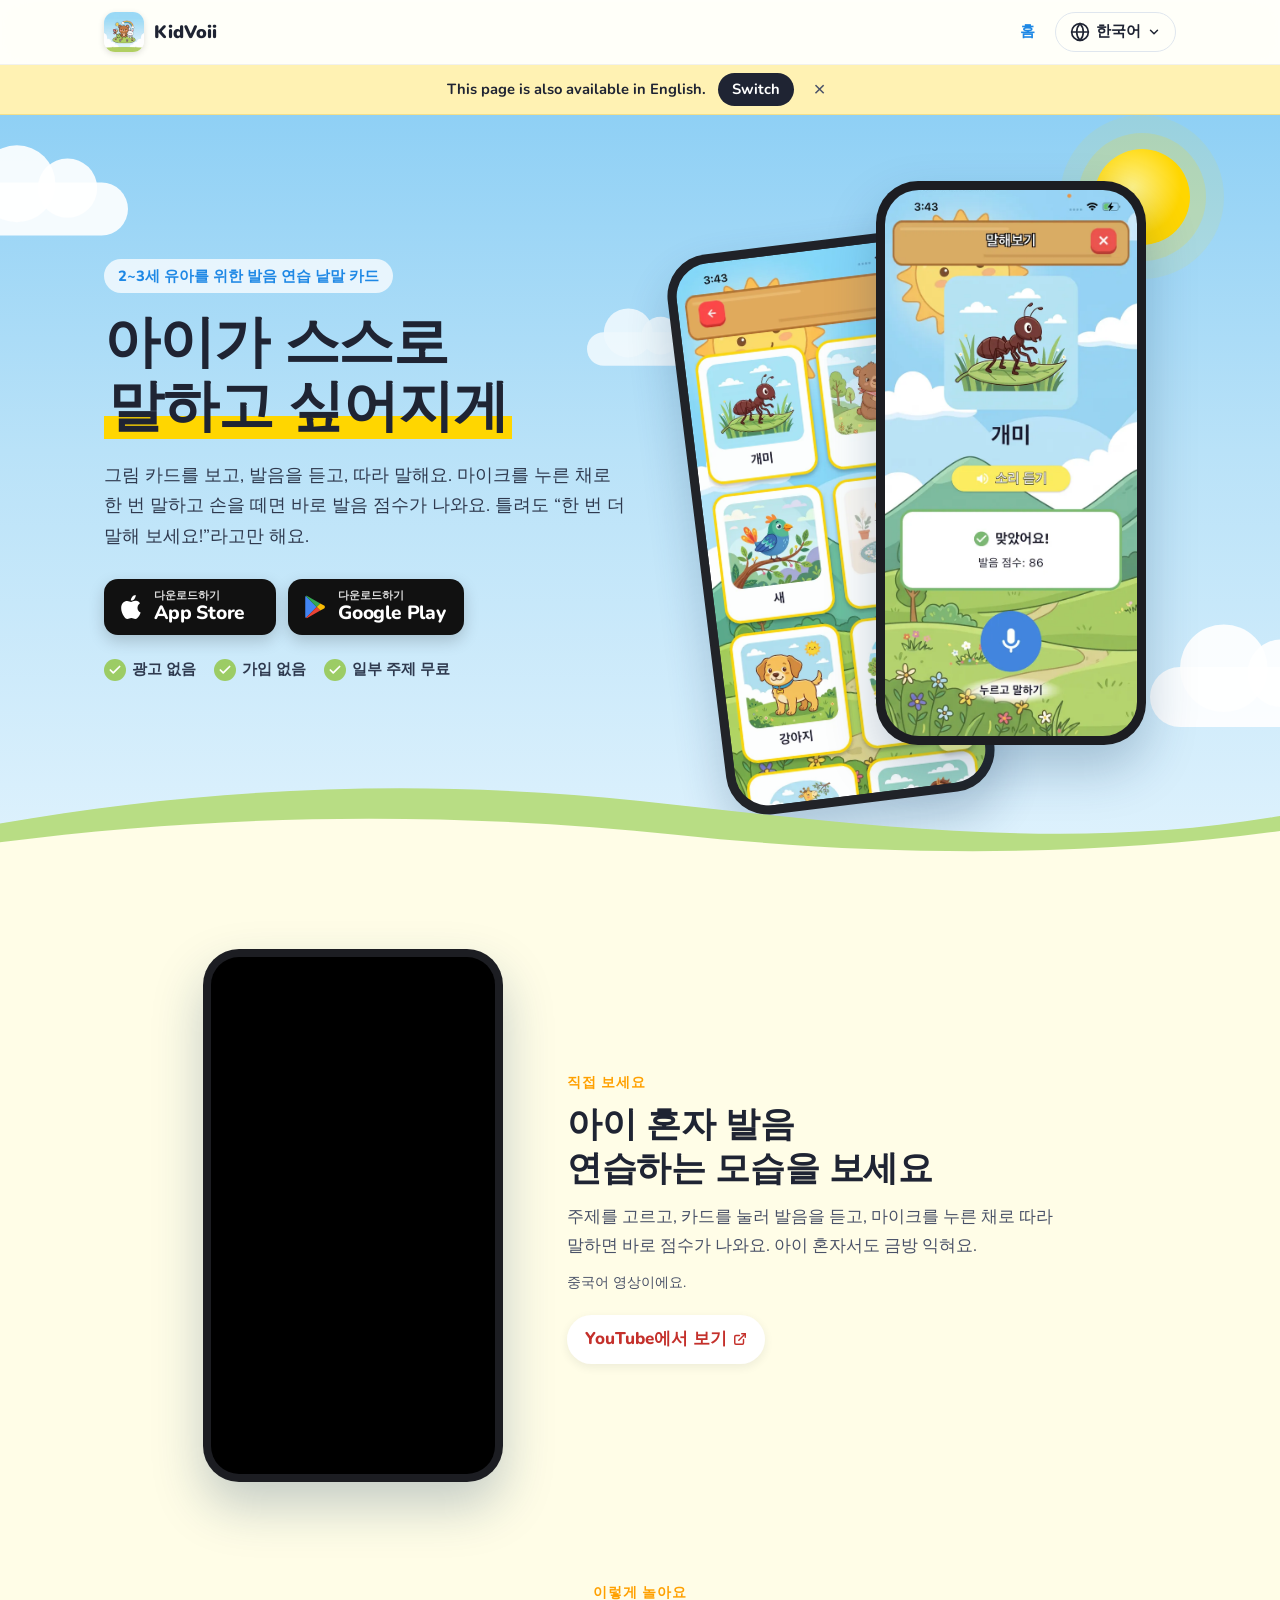
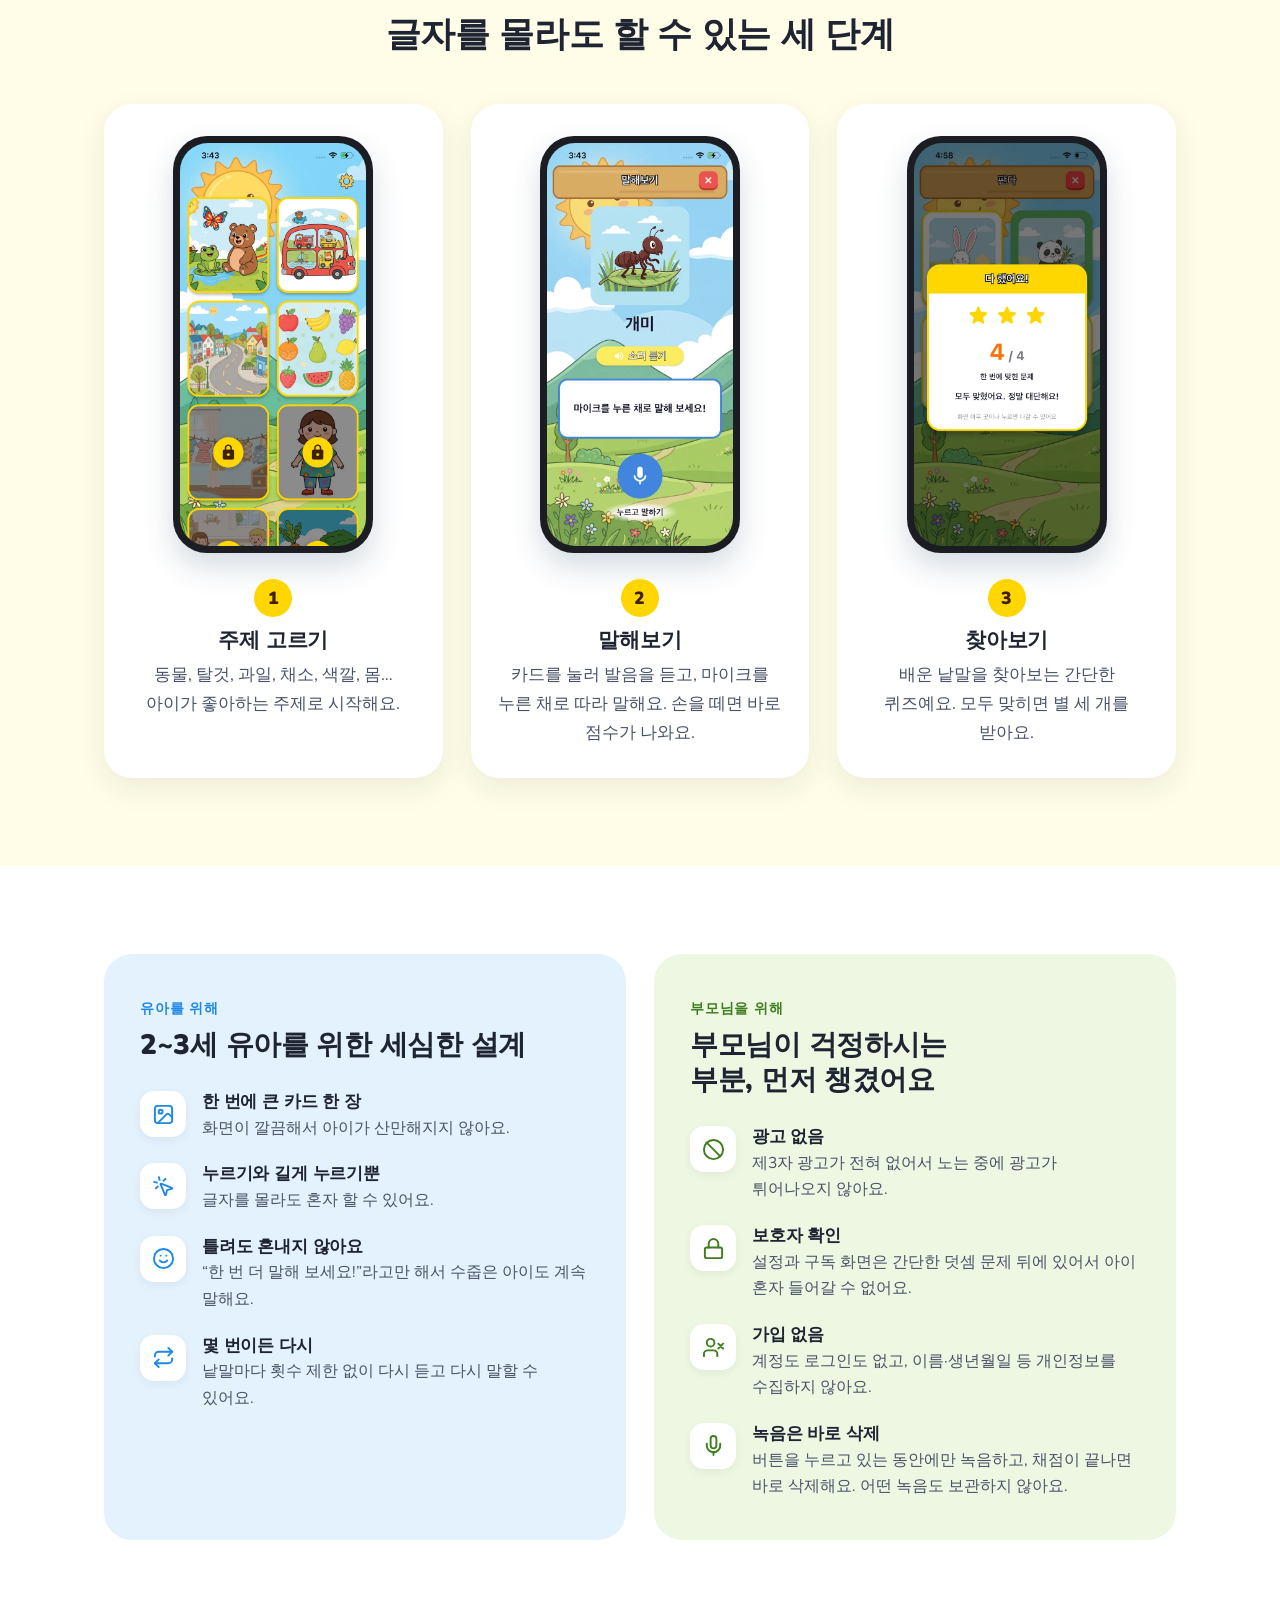
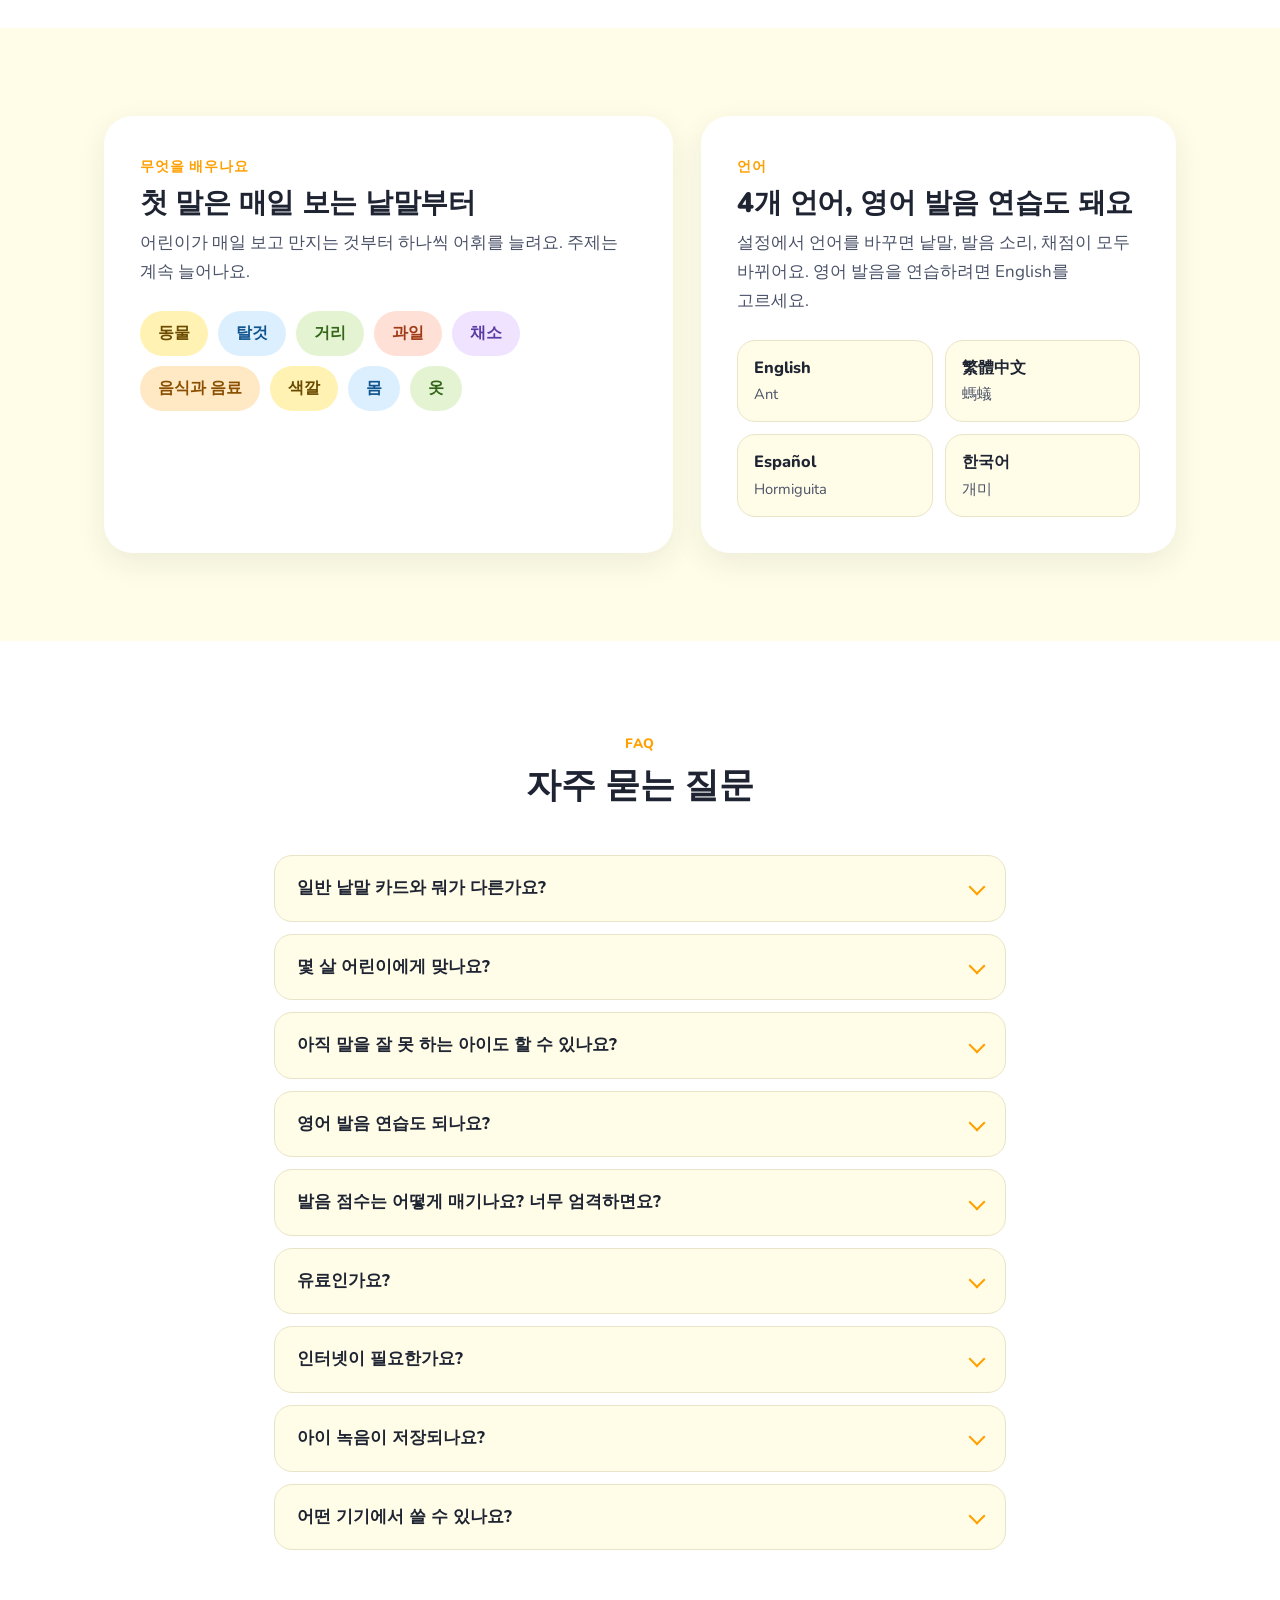
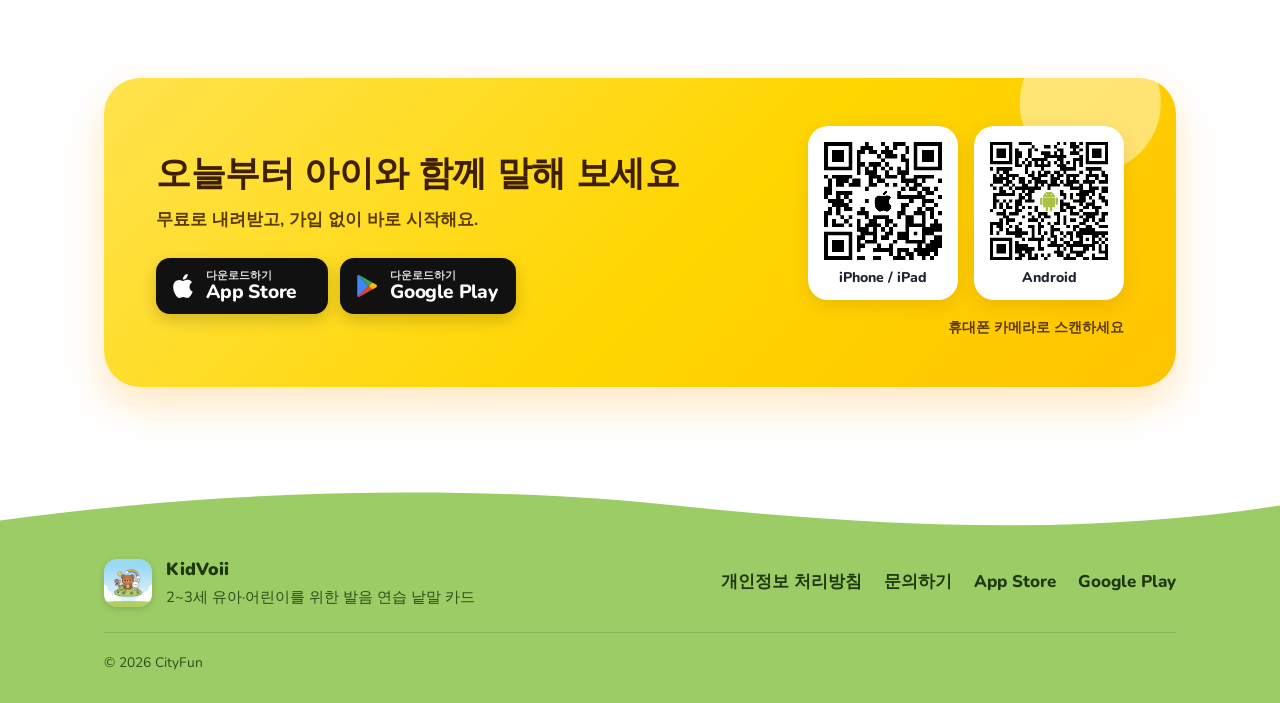
<file: ko/index.html>
<!DOCTYPE html>
<html lang="ko">
<head>
<meta charset="utf-8">
<meta name="viewport" content="width=device-width, initial-scale=1">
<title>KidVoii – 유아·어린이 발음 연습 낱말 카드 앱 (2~3세)</title>
<meta name="description" content="2~3세 유아를 위한 발음 연습 낱말 카드 앱이에요. 마이크를 누른 채로 따라 말하면 바로 발음 점수가 나와요. 동물, 과일, 탈것 등 어린이가 매일 보는 낱말로 첫 말을 도와주고, 언어를 바꾸면 영어 발음 연습도 돼요. 광고도 가입도 없어요.">
<meta name="theme-color" content="#8fd0f5">
<link rel="canonical" href="https://kailuen.github.io/kidvoii/ko/">
<link rel="alternate" hreflang="en" href="https://kailuen.github.io/kidvoii/">
<link rel="alternate" hreflang="zh-Hant" href="https://kailuen.github.io/kidvoii/zh/">
<link rel="alternate" hreflang="es" href="https://kailuen.github.io/kidvoii/es/">
<link rel="alternate" hreflang="ko" href="https://kailuen.github.io/kidvoii/ko/">
<link rel="alternate" hreflang="x-default" href="https://kailuen.github.io/kidvoii/">
<meta property="og:type" content="website">
<meta property="og:site_name" content="KidVoii">
<meta property="og:locale" content="ko_KR">
<meta property="og:url" content="https://kailuen.github.io/kidvoii/ko/">
<meta property="og:title" content="KidVoii – 유아·어린이 발음 연습 낱말 카드 앱 (2~3세)">
<meta property="og:description" content="2~3세 유아를 위한 발음 연습 낱말 카드 앱이에요. 마이크를 누른 채로 따라 말하면 바로 발음 점수가 나와요. 동물, 과일, 탈것 등 어린이가 매일 보는 낱말로 첫 말을 도와주고, 언어를 바꾸면 영어 발음 연습도 돼요. 광고도 가입도 없어요.">
<meta property="og:image" content="https://kailuen.github.io/kidvoii/assets/img/icon-512.png">
<meta name="twitter:card" content="summary">
<script type="application/ld+json">{"@context":"https://schema.org","@graph":[{"@type":"MobileApplication","name":"KidVoii","alternateName":"童語萌芽","description":"2~3세 유아를 위한 발음 연습 낱말 카드 앱이에요. 마이크를 누른 채로 따라 말하면 바로 발음 점수가 나와요. 동물, 과일, 탈것 등 어린이가 매일 보는 낱말로 첫 말을 도와주고, 언어를 바꾸면 영어 발음 연습도 돼요. 광고도 가입도 없어요.","url":"https://kailuen.github.io/kidvoii/ko/","image":"https://kailuen.github.io/kidvoii/assets/img/icon-512.png","screenshot":["https://kailuen.github.io/kidvoii/assets/img/screens/ko/say.webp","https://kailuen.github.io/kidvoii/assets/img/screens/ko/list.webp","https://kailuen.github.io/kidvoii/assets/img/screens/ko/home.webp","https://kailuen.github.io/kidvoii/assets/img/screens/ko/rec.webp","https://kailuen.github.io/kidvoii/assets/img/screens/ko/result.webp"],"inLanguage":"ko","operatingSystem":"iOS, Android","applicationCategory":"EducationalApplication","typicalAgeRange":"2-3","offers":{"@type":"Offer","price":"0","priceCurrency":"USD"},"publisher":{"@type":"Organization","name":"CityFun"},"sameAs":["https://apps.apple.com/tw/app/id6804128361","https://play.google.com/store/apps/details?id=com.cityforfun.kidspeech"]},{"@type":"FAQPage","mainEntity":[{"@type":"Question","name":"일반 낱말 카드와 뭐가 다른가요?","acceptedAnswer":{"@type":"Answer","text":"일반 낱말 카드는 보고 듣기만 해요. KidVoii에는 ‘말해보기’가 있어서 아이가 마이크를 누른 채로 말하면 바로 발음 점수가 나와요. 잘 말했는지 바로 알 수 있어서 계속 말하고 싶어져요."}},{"@type":"Question","name":"몇 살 어린이에게 맞나요?","acceptedAnswer":{"@type":"Answer","text":"막 말을 시작한 2~3세 유아를 위해 만들었어요. 더 큰 어린이나 영어 같은 다른 언어를 배우는 아이도 새 낱말을 익히고 발음을 연습할 수 있어요."}},{"@type":"Question","name":"아직 말을 잘 못 하는 아이도 할 수 있나요?","acceptedAnswer":{"@type":"Answer","text":"네. 먼저 카드를 눌러 소리를 듣다가, 아이가 준비되면 마이크로 말해 보세요. 카드는 한 장씩 나오고, 낱말마다 몇 번이든 다시 들을 수 있고, 틀려도 “한 번 더 말해 보세요!”라고만 해요. 말하기를 연습하는 놀이이며 언어 치료 도구는 아니에요. 아이마다 말이 트이는 시기가 다르니, 언어 발달이 걱정된다면 소아청소년과 의사나 언어치료사와 상담해 주세요."}},{"@type":"Question","name":"영어 발음 연습도 되나요?","acceptedAnswer":{"@type":"Answer","text":"네. 설정에서 언어를 English로 바꾸면 낱말, 발음 소리, 채점이 모두 영어로 바뀌어요(앱 메뉴도 함께 바뀌어요). 중국어(번체)나 스페인어로도 바꿀 수 있어요."}},{"@type":"Question","name":"발음 점수는 어떻게 매기나요? 너무 엄격하면요?","acceptedAnswer":{"@type":"Answer","text":"아이가 말하면 음성 인식으로 정확한 발음과 비교해 0~100점으로 점수를 매기고, 통과 점수를 넘으면 정답이에요. 보호자는 설정의 ‘채점 난이도’에서 쉬움(40점), 보통(60점, 기본), 어려움(80점) 중에 고를 수 있어요. 막 말을 시작한 아이라면 쉬움부터 해 보세요."}},{"@type":"Question","name":"유료인가요?","acceptedAnswer":{"@type":"Answer","text":"앱은 무료로 내려받을 수 있어요. 동물, 탈것, 거리, 과일 네 가지 주제는 무료이고 ‘말해보기’와 ‘찾아보기’를 모두 이용할 수 있어요. 나머지 주제는 구독하면 열리고, 앞으로 추가되는 주제도 포함돼요. 월간·연간 플랜이 있고, 가격은 앱에서 현지 통화로 표시돼요."}},{"@type":"Question","name":"인터넷이 필요한가요?","acceptedAnswer":{"@type":"Answer","text":"‘말해보기’의 발음 채점은 인터넷 연결이 필요해요. 주제별 그림 카드와 소리는 처음 열 때 내려받고, 그 뒤로는 기기에 저장돼요."}},{"@type":"Question","name":"아이 녹음이 저장되나요?","acceptedAnswer":{"@type":"Answer","text":"아니요. 버튼을 누르고 있는 동안에만 녹음돼요(한 번에 최대 10초). 녹음은 채점을 위해 음성 인식 서비스로 전송되고, 끝나면 기기의 임시 파일은 바로 삭제돼요. 저희는 자체 서버가 없으며 어떤 녹음도 보관·분석·판매하지 않아요. 자세한 내용은 \u003ca href=\"https://kailuen.github.io/kidspeech.privacy/\" target=\"_blank\" rel=\"noopener\">개인정보 처리방침\u003c/a>을 확인해 주세요."}},{"@type":"Question","name":"어떤 기기에서 쓸 수 있나요?","acceptedAnswer":{"@type":"Answer","text":"iPhone, iPad, Android 휴대폰과 태블릿에서 쓸 수 있어요."}}]}]}</script>
<link rel="icon" type="image/png" href="../assets/img/favicon.png">
<link rel="apple-touch-icon" href="../assets/img/apple-touch-icon.png">
<link rel="preconnect" href="https://fonts.googleapis.com">
<link rel="preconnect" href="https://fonts.gstatic.com" crossorigin>
<link rel="stylesheet" href="https://fonts.googleapis.com/css2?family=Nunito:wght@500;700;800;900&display=swap">
<link rel="stylesheet" href="../assets/css/style.css">
</head>
<body>

<!-- 共用圖示 -->
<svg width="0" height="0" style="position:absolute" aria-hidden="true">
  <symbol id="i-apple" viewBox="0 0 24 24"><path fill="currentColor" d="M16.365 1.43c0 1.14-.493 2.27-1.177 3.08-.744.9-1.99 1.57-2.987 1.57-.12 0-.23-.02-.3-.03-.01-.06-.04-.22-.04-.39 0-1.15.572-2.27 1.206-2.98.804-.94 2.142-1.64 3.248-1.68.03.13.05.28.05.43zm4.565 15.71c-.03.07-.463 1.58-1.518 3.12-.945 1.34-1.94 2.71-3.43 2.71-1.517 0-1.9-.88-3.63-.88-1.698 0-2.302.91-3.67.91-1.377 0-2.332-1.26-3.428-2.8-1.287-1.82-2.323-4.63-2.323-7.28 0-4.28 2.797-6.55 5.552-6.55 1.448 0 2.675.95 3.6.95.865 0 2.222-1.01 3.902-1.01.613 0 2.886.06 4.374 2.19-.13.09-2.383 1.37-2.383 4.19 0 3.26 2.854 4.42 2.955 4.45z"/></symbol>
  <symbol id="i-play" viewBox="0 0 24 24">
    <path fill="#4285F4" d="M3.6 1.8 13.5 12l-9.9 10.2c-.4-.3-.6-.7-.6-1.2V3c0-.5.2-.9.6-1.2z"/>
    <path fill="#34A853" d="M3.6 1.8c.3-.2.8-.2 1.2 0l12.1 6.9L13.5 12z"/>
    <path fill="#FBBC04" d="m16.9 8.7 3.5 2c1 .6 1 2 0 2.6l-3.5 2-3.4-3.3z"/>
    <path fill="#EA4335" d="m13.5 12 3.4 3.3-12.1 6.9c-.4.2-.9.2-1.2 0z"/>
  </symbol>
  <symbol id="i-globe" viewBox="0 0 24 24"><g fill="none" stroke="currentColor" stroke-width="2" stroke-linecap="round" stroke-linejoin="round"><circle cx="12" cy="12" r="10"/><path d="M12 2a14.5 14.5 0 0 0 0 20 14.5 14.5 0 0 0 0-20"/><path d="M2 12h20"/></g></symbol>
  <symbol id="i-chevron" viewBox="0 0 24 24"><path fill="none" stroke="currentColor" stroke-width="2.5" stroke-linecap="round" stroke-linejoin="round" d="m6 9 6 6 6-6"/></symbol>
  <symbol id="i-external" viewBox="0 0 24 24"><g fill="none" stroke="currentColor" stroke-width="2.5" stroke-linecap="round" stroke-linejoin="round"><path d="M15 3h6v6"/><path d="M10 14 21 3"/><path d="M18 13v6a2 2 0 0 1-2 2H5a2 2 0 0 1-2-2V8a2 2 0 0 1 2-2h6"/></g></symbol>
  <symbol id="i-check" viewBox="0 0 24 24"><path fill="none" stroke="currentColor" stroke-width="3" stroke-linecap="round" stroke-linejoin="round" d="M20 6 9 17l-5-5"/></symbol>
  <symbol id="i-card" viewBox="0 0 24 24"><g fill="none" stroke="currentColor" stroke-width="2" stroke-linecap="round" stroke-linejoin="round"><rect x="3" y="3" width="18" height="18" rx="3"/><circle cx="9" cy="9" r="2"/><path d="m21 15-3.1-3.1a2 2 0 0 0-2.8 0L6 21"/></g></symbol>
  <symbol id="i-tap" viewBox="0 0 24 24"><g fill="none" stroke="currentColor" stroke-width="2" stroke-linecap="round" stroke-linejoin="round"><path d="M14 4.1 12 6"/><path d="m5.1 8-2.9-.8"/><path d="m6 12-1.9 2"/><path d="M7.2 2.2 8 5.1"/><path d="M9.04 9.69a.5.5 0 0 1 .65-.65l11 4.5a.5.5 0 0 1-.07.95l-4.35 1.04a1 1 0 0 0-.74.74l-1.04 4.35a.5.5 0 0 1-.95.07z"/></g></symbol>
  <symbol id="i-smile" viewBox="0 0 24 24"><g fill="none" stroke="currentColor" stroke-width="2" stroke-linecap="round" stroke-linejoin="round"><circle cx="12" cy="12" r="10"/><path d="M8 14s1.5 2 4 2 4-2 4-2"/><path d="M9 9h.01M15 9h.01"/></g></symbol>
  <symbol id="i-repeat" viewBox="0 0 24 24"><g fill="none" stroke="currentColor" stroke-width="2" stroke-linecap="round" stroke-linejoin="round"><path d="m17 2 4 4-4 4"/><path d="M3 11v-1a4 4 0 0 1 4-4h14"/><path d="m7 22-4-4 4-4"/><path d="M21 13v1a4 4 0 0 1-4 4H3"/></g></symbol>
  <symbol id="i-ban" viewBox="0 0 24 24"><g fill="none" stroke="currentColor" stroke-width="2" stroke-linecap="round" stroke-linejoin="round"><circle cx="12" cy="12" r="10"/><path d="m4.9 4.9 14.2 14.2"/></g></symbol>
  <symbol id="i-lock" viewBox="0 0 24 24"><g fill="none" stroke="currentColor" stroke-width="2" stroke-linecap="round" stroke-linejoin="round"><rect x="3" y="11" width="18" height="11" rx="2"/><path d="M7 11V7a5 5 0 0 1 10 0v4"/></g></symbol>
  <symbol id="i-user-x" viewBox="0 0 24 24"><g fill="none" stroke="currentColor" stroke-width="2" stroke-linecap="round" stroke-linejoin="round"><path d="M16 21v-2a4 4 0 0 0-4-4H6a4 4 0 0 0-4 4v2"/><circle cx="9" cy="7" r="4"/><path d="m17 8 5 5M22 8l-5 5"/></g></symbol>
  <symbol id="i-mic" viewBox="0 0 24 24"><g fill="none" stroke="currentColor" stroke-width="2" stroke-linecap="round" stroke-linejoin="round"><path d="M12 2a3 3 0 0 0-3 3v7a3 3 0 0 0 6 0V5a3 3 0 0 0-3-3Z"/><path d="M19 10v2a7 7 0 0 1-14 0v-2"/><path d="M12 19v3"/></g></symbol>
</svg>

<div class="page">

  <!-- ===== AppBar ===== -->
  <header class="appbar">
    <div class="appbar__inner">
      <a class="brand" href="./" aria-label="KidVoii">
        <img class="brand__icon" src="../assets/img/icon-256.webp" width="40" height="40" alt="">
        <span class="brand__text">
          <span class="brand__name">KidVoii</span>
          <span class="brand__sub"></span>
        </span>
      </a>

      <div class="appbar__spacer"></div>

      <nav class="actions">
        <a class="actions__link" href="./" aria-current="page">홈</a>

        <div class="lang">
          <button class="lang__btn" type="button" aria-haspopup="true" aria-expanded="false" aria-controls="lang-menu" aria-label="언어">
            <svg class="ico"><use href="#i-globe"/></svg>
            <span class="lang__current">한국어</span>
            <svg class="ico ico--sm"><use href="#i-chevron"/></svg>
          </button>
          <ul class="lang__menu" id="lang-menu" role="menu" hidden>
            <li role="none"><a role="menuitemradio" aria-checked="false" href="../" hreflang="en" lang="en" data-lang="en">English</a></li>
            <li role="none"><a role="menuitemradio" aria-checked="false" href="../zh/" hreflang="zh-Hant" lang="zh-Hant" data-lang="zh">繁體中文</a></li>
            <li role="none"><a role="menuitemradio" aria-checked="false" href="../es/" hreflang="es" lang="es" data-lang="es">Español</a></li>
            <li role="none"><a role="menuitemradio" aria-checked="true" href="../ko/" hreflang="ko" lang="ko" data-lang="ko">한국어</a></li>
          </ul>
        </div>
      </nav>
    </div>
  </header>

  <div class="langhint" hidden>
    <div class="langhint__inner">
      <span class="langhint__text"></span>
      <a class="langhint__go" href="#"></a>
      <button class="langhint__close" type="button" aria-label="Close">&times;</button>
    </div>
  </div>

  <!-- ===== Content ===== -->
  <main id="top">

    <!-- Hero -->
    <section class="hero">
      <div class="sky" aria-hidden="true">
        <span class="sun"></span>
        <span class="cloud cloud--1"></span>
        <span class="cloud cloud--2"></span>
        <span class="cloud cloud--3"></span>
      </div>

      <div class="wrap hero__grid">
        <div class="hero__copy">
          <h1 class="eyebrow">2~3세 유아를 위한 발음 연습 낱말 카드</h1>
          <p class="hero__title">아이가 스스로<br><mark>말하고 싶어지게</mark></p>
          <p class="hero__lead">그림 카드를 보고, 발음을 듣고, 따라 말해요. 마이크를 누른 채로 한 번 말하고 손을 떼면 바로 발음 점수가 나와요. 틀려도 “한 번 더 말해 보세요!”라고만 해요.</p>

          <div class="stores">
            <a class="store" href="https://apps.apple.com/tw/app/id6804128361" target="_blank" rel="noopener">
              <svg class="store__logo"><use href="#i-apple"/></svg>
              <span class="store__text"><small>다운로드하기</small><b>App Store</b></span>
            </a>
            <a class="store" href="https://play.google.com/store/apps/details?id=com.cityforfun.kidspeech" target="_blank" rel="noopener">
              <svg class="store__logo"><use href="#i-play"/></svg>
              <span class="store__text"><small>다운로드하기</small><b>Google Play</b></span>
            </a>
          </div>

          <ul class="pills">
            <li><svg class="ico"><use href="#i-check"/></svg><span>광고 없음</span></li>
            <li><svg class="ico"><use href="#i-check"/></svg><span>가입 없음</span></li>
            <li><svg class="ico"><use href="#i-check"/></svg><span>일부 주제 무료</span></li>
          </ul>
        </div>

        <div class="hero__art">
          <figure class="phone phone--back">
            <img src="../assets/img/screens/ko/list.webp" width="600" height="1300" alt="동물 낱말 카드 목록">
          </figure>
          <figure class="phone phone--front">
            <img src="../assets/img/screens/ko/say.webp" width="600" height="1300" alt="말해보기 발음 연습 화면: 맞았어요, 발음 점수 86" fetchpriority="high">
          </figure>
        </div>
      </div>

      <svg class="hill" viewBox="0 0 1440 120" preserveAspectRatio="none" aria-hidden="true">
        <path d="M0 70C240 20 480 10 720 40s480 70 720 20v60H0z" fill="var(--grass-light)"/>
        <path d="M0 95c260-40 520-40 760-10s460 30 680-5v40H0z" fill="var(--cream)"/>
      </svg>
    </section>

    <!-- Video -->
    <section class="section section--cream section--video" id="video">
      <div class="wrap video">
        <div class="video__frame">
          <iframe src="https://www.youtube-nocookie.com/embed/I3lN94zuRMc?rel=0&amp;playsinline=1" title="아이가 혼자 KidVoii를 하는 모습" loading="lazy" allow="accelerometer; autoplay; clipboard-write; encrypted-media; gyroscope; picture-in-picture; web-share" referrerpolicy="strict-origin-when-cross-origin" allowfullscreen></iframe>
        </div>
        <div class="video__copy">
          <p class="kicker">직접 보세요</p>
          <h2>아이 혼자 발음 연습하는 모습을 보세요</h2>
          <p class="muted">주제를 고르고, 카드를 눌러 발음을 듣고, 마이크를 누른 채로 따라 말하면 바로 점수가 나와요. 아이 혼자서도 금방 익혀요.</p>
          <p class="video__note">중국어 영상이에요.</p>
          <a class="video__link" href="https://www.youtube.com/shorts/I3lN94zuRMc" target="_blank" rel="noopener">
            <span>YouTube에서 보기</span>
            <svg class="ico ico--sm"><use href="#i-external"/></svg>
          </a>
        </div>
      </div>
    </section>

    <!-- Steps -->
    <section class="section section--cream" id="how">
      <div class="wrap">
        <header class="section__head">
          <p class="kicker">이렇게 놀아요</p>
          <h2>글자를 몰라도 할 수 있는 세 단계</h2>
        </header>

        <ol class="steps">
          <li class="step">
            <figure class="phone phone--sm">
              <img src="../assets/img/screens/ko/home.webp" width="600" height="1300" loading="lazy" alt="주제 메뉴">
            </figure>
            <div class="step__body">
              <span class="step__num">1</span>
              <h3>주제 고르기</h3>
              <p>동물, 탈것, 과일, 채소, 색깔, 몸… 아이가 좋아하는 주제로 시작해요.</p>
            </div>
          </li>
          <li class="step">
            <figure class="phone phone--sm">
              <img src="../assets/img/screens/ko/rec.webp" width="600" height="1300" loading="lazy" alt="마이크를 누른 채로 말해 보세요">
            </figure>
            <div class="step__body">
              <span class="step__num">2</span>
              <h3>말해보기</h3>
              <p>카드를 눌러 발음을 듣고, 마이크를 누른 채로 따라 말해요. 손을 떼면 바로 점수가 나와요.</p>
            </div>
          </li>
          <li class="step">
            <figure class="phone phone--sm">
              <img src="../assets/img/screens/ko/result.webp" width="600" height="1300" loading="lazy" alt="찾아보기 완료, 별 세 개">
            </figure>
            <div class="step__body">
              <span class="step__num">3</span>
              <h3>찾아보기</h3>
              <p>배운 낱말을 찾아보는 간단한 퀴즈예요. 모두 맞히면 별 세 개를 받아요.</p>
            </div>
          </li>
        </ol>
        <div class="steps__dots">
          <button class="steps__dot" type="button" aria-label="1. 주제 고르기" aria-current="true"></button>
          <button class="steps__dot" type="button" aria-label="2. 말해보기" aria-current="false"></button>
          <button class="steps__dot" type="button" aria-label="3. 찾아보기" aria-current="false"></button>
        </div>
      </div>
    </section>

    <!-- Features -->
    <section class="section" id="features">
      <div class="wrap features">
        <article class="panel panel--sky">
          <p class="kicker">유아를 위해</p>
          <h2>2~3세 유아를 위한 세심한 설계</h2>
          <ul class="feats">
            <li class="feat">
              <span class="feat__ico"><svg class="ico"><use href="#i-card"/></svg></span>
              <div><h3>한 번에 큰 카드 한 장</h3><p>화면이 깔끔해서 아이가 산만해지지 않아요.</p></div>
            </li>
            <li class="feat">
              <span class="feat__ico"><svg class="ico"><use href="#i-tap"/></svg></span>
              <div><h3>누르기와 길게 누르기뿐</h3><p>글자를 몰라도 혼자 할 수 있어요.</p></div>
            </li>
            <li class="feat">
              <span class="feat__ico"><svg class="ico"><use href="#i-smile"/></svg></span>
              <div><h3>틀려도 혼내지 않아요</h3><p>“한 번 더 말해 보세요!”라고만 해서 수줍은 아이도 계속 말해요.</p></div>
            </li>
            <li class="feat">
              <span class="feat__ico"><svg class="ico"><use href="#i-repeat"/></svg></span>
              <div><h3>몇 번이든 다시</h3><p>낱말마다 횟수 제한 없이 다시 듣고 다시 말할 수 있어요.</p></div>
            </li>
          </ul>
        </article>

        <article class="panel panel--leaf">
          <p class="kicker">부모님을 위해</p>
          <h2>부모님이 걱정하시는 부분, 먼저 챙겼어요</h2>
          <ul class="feats">
            <li class="feat">
              <span class="feat__ico"><svg class="ico"><use href="#i-ban"/></svg></span>
              <div><h3>광고 없음</h3><p>제3자 광고가 전혀 없어서 노는 중에 광고가 튀어나오지 않아요.</p></div>
            </li>
            <li class="feat">
              <span class="feat__ico"><svg class="ico"><use href="#i-lock"/></svg></span>
              <div><h3>보호자 확인</h3><p>설정과 구독 화면은 간단한 덧셈 문제 뒤에 있어서 아이 혼자 들어갈 수 없어요.</p></div>
            </li>
            <li class="feat">
              <span class="feat__ico"><svg class="ico"><use href="#i-user-x"/></svg></span>
              <div><h3>가입 없음</h3><p>계정도 로그인도 없고, 이름·생년월일 등 개인정보를 수집하지 않아요.</p></div>
            </li>
            <li class="feat">
              <span class="feat__ico"><svg class="ico"><use href="#i-mic"/></svg></span>
              <div><h3>녹음은 바로 삭제</h3><p>버튼을 누르고 있는 동안에만 녹음하고, 채점이 끝나면 바로 삭제해요. 어떤 녹음도 보관하지 않아요.</p></div>
            </li>
          </ul>
        </article>
      </div>
    </section>

    <!-- Topics + Languages -->
    <section class="section section--cream" id="topics">
      <div class="wrap content-grid">
        <article class="card">
          <p class="kicker">무엇을 배우나요</p>
          <h2>첫 말은 매일 보는 낱말부터</h2>
          <p class="muted">어린이가 매일 보고 만지는 것부터 하나씩 어휘를 늘려요. 주제는 계속 늘어나요.</p>
          <ul class="chips">
            <li class="chip c1">동물</li>
            <li class="chip c2">탈것</li>
            <li class="chip c3">거리</li>
            <li class="chip c4">과일</li>
            <li class="chip c5">채소</li>
            <li class="chip c6">음식과 음료</li>
            <li class="chip c1">색깔</li>
            <li class="chip c2">몸</li>
            <li class="chip c3">옷</li>
          </ul>
        </article>

        <article class="card">
          <p class="kicker">언어</p>
          <h2>4개 언어, 영어 발음 연습도 돼요</h2>
          <p class="muted">설정에서 언어를 바꾸면 낱말, 발음 소리, 채점이 모두 바뀌어요. 영어 발음을 연습하려면 English를 고르세요.</p>
          <ul class="langs">
            <li lang="en"><b>English</b><span>Ant</span></li>
            <li lang="zh-Hant"><b>繁體中文</b><span>螞蟻</span></li>
            <li lang="es"><b>Español</b><span>Hormiguita</span></li>
            <li lang="ko"><b>한국어</b><span>개미</span></li>
          </ul>
        </article>
      </div>
    </section>

    <!-- FAQ -->
    <section class="section" id="faq">
      <div class="wrap wrap--narrow">
        <header class="section__head">
          <p class="kicker">FAQ</p>
          <h2>자주 묻는 질문</h2>
        </header>
        <div class="faq">
          <details>
            <summary>일반 낱말 카드와 뭐가 다른가요?</summary>
            <p>일반 낱말 카드는 보고 듣기만 해요. KidVoii에는 ‘말해보기’가 있어서 아이가 마이크를 누른 채로 말하면 바로 발음 점수가 나와요. 잘 말했는지 바로 알 수 있어서 계속 말하고 싶어져요.</p>
          </details>
          <details>
            <summary>몇 살 어린이에게 맞나요?</summary>
            <p>막 말을 시작한 2~3세 유아를 위해 만들었어요. 더 큰 어린이나 영어 같은 다른 언어를 배우는 아이도 새 낱말을 익히고 발음을 연습할 수 있어요.</p>
          </details>
          <details>
            <summary>아직 말을 잘 못 하는 아이도 할 수 있나요?</summary>
            <p>네. 먼저 카드를 눌러 소리를 듣다가, 아이가 준비되면 마이크로 말해 보세요. 카드는 한 장씩 나오고, 낱말마다 몇 번이든 다시 들을 수 있고, 틀려도 “한 번 더 말해 보세요!”라고만 해요. 말하기를 연습하는 놀이이며 언어 치료 도구는 아니에요. 아이마다 말이 트이는 시기가 다르니, 언어 발달이 걱정된다면 소아청소년과 의사나 언어치료사와 상담해 주세요.</p>
          </details>
          <details>
            <summary>영어 발음 연습도 되나요?</summary>
            <p>네. 설정에서 언어를 English로 바꾸면 낱말, 발음 소리, 채점이 모두 영어로 바뀌어요(앱 메뉴도 함께 바뀌어요). 중국어(번체)나 스페인어로도 바꿀 수 있어요.</p>
          </details>
          <details>
            <summary>발음 점수는 어떻게 매기나요? 너무 엄격하면요?</summary>
            <p>아이가 말하면 음성 인식으로 정확한 발음과 비교해 0~100점으로 점수를 매기고, 통과 점수를 넘으면 정답이에요. 보호자는 설정의 ‘채점 난이도’에서 쉬움(40점), 보통(60점, 기본), 어려움(80점) 중에 고를 수 있어요. 막 말을 시작한 아이라면 쉬움부터 해 보세요.</p>
          </details>
          <details>
            <summary>유료인가요?</summary>
            <p>앱은 무료로 내려받을 수 있어요. 동물, 탈것, 거리, 과일 네 가지 주제는 무료이고 ‘말해보기’와 ‘찾아보기’를 모두 이용할 수 있어요. 나머지 주제는 구독하면 열리고, 앞으로 추가되는 주제도 포함돼요. 월간·연간 플랜이 있고, 가격은 앱에서 현지 통화로 표시돼요.</p>
          </details>
          <details>
            <summary>인터넷이 필요한가요?</summary>
            <p>‘말해보기’의 발음 채점은 인터넷 연결이 필요해요. 주제별 그림 카드와 소리는 처음 열 때 내려받고, 그 뒤로는 기기에 저장돼요.</p>
          </details>
          <details>
            <summary>아이 녹음이 저장되나요?</summary>
            <p>아니요. 버튼을 누르고 있는 동안에만 녹음돼요(한 번에 최대 10초). 녹음은 채점을 위해 음성 인식 서비스로 전송되고, 끝나면 기기의 임시 파일은 바로 삭제돼요. 저희는 자체 서버가 없으며 어떤 녹음도 보관·분석·판매하지 않아요. 자세한 내용은 <a href="https://kailuen.github.io/kidspeech.privacy/" target="_blank" rel="noopener">개인정보 처리방침</a>을 확인해 주세요.</p>
          </details>
          <details>
            <summary>어떤 기기에서 쓸 수 있나요?</summary>
            <p>iPhone, iPad, Android 휴대폰과 태블릿에서 쓸 수 있어요.</p>
          </details>
        </div>
      </div>
    </section>

    <!-- Download -->
    <section class="section section--tight" id="download">
      <div class="wrap">
        <div class="cta">
          <div class="cta__copy">
            <h2>오늘부터 아이와 함께 말해 보세요</h2>
            <p>무료로 내려받고, 가입 없이 바로 시작해요.</p>
            <div class="stores">
              <a class="store" href="https://apps.apple.com/tw/app/id6804128361" target="_blank" rel="noopener">
                <svg class="store__logo"><use href="#i-apple"/></svg>
                <span class="store__text"><small>다운로드하기</small><b>App Store</b></span>
              </a>
              <a class="store" href="https://play.google.com/store/apps/details?id=com.cityforfun.kidspeech" target="_blank" rel="noopener">
                <svg class="store__logo"><use href="#i-play"/></svg>
                <span class="store__text"><small>다운로드하기</small><b>Google Play</b></span>
              </a>
            </div>
          </div>
          <div class="qrs">
            <figure class="qr">
              <img src="../assets/img/qr-ios.png" width="250" height="250" loading="lazy" alt="App Store QR Code">
              <figcaption>iPhone / iPad</figcaption>
            </figure>
            <figure class="qr">
              <img src="../assets/img/qr-android.png" width="250" height="250" loading="lazy" alt="Google Play QR Code">
              <figcaption>Android</figcaption>
            </figure>
            <p class="qrs__hint">휴대폰 카메라로 스캔하세요</p>
          </div>
        </div>
      </div>
    </section>

  </main>

  <!-- ===== Footer ===== -->
  <footer class="footer">
    <svg class="footer__hill" viewBox="0 0 1440 80" preserveAspectRatio="none" aria-hidden="true">
      <path d="M0 50c240-40 520-50 760-20s460 40 680 0v50H0z" fill="var(--grass)"/>
    </svg>
    <div class="footer__body">
      <div class="wrap footer__grid">
        <div class="footer__brand">
          <img src="../assets/img/icon-256.webp" width="48" height="48" alt="">
          <div>
            <p class="footer__name">KidVoii</p>
            <p class="footer__tag">2~3세 유아·어린이를 위한 발음 연습 낱말 카드</p>
          </div>
        </div>
        <ul class="footer__links">
          <li><a href="https://kailuen.github.io/kidspeech.privacy/" target="_blank" rel="noopener">개인정보 처리방침</a></li>
          <li><a href="mailto:stonegray1@gmail.com">문의하기</a></li>
          <li><a href="https://apps.apple.com/tw/app/id6804128361" target="_blank" rel="noopener">App Store</a></li>
          <li><a href="https://play.google.com/store/apps/details?id=com.cityforfun.kidspeech" target="_blank" rel="noopener">Google Play</a></li>
        </ul>
      </div>
      <div class="wrap"><p class="footer__copy">© 2026 CityFun</p></div>
    </div>
  </footer>

</div>

<script type="application/json" id="kidvoii-langs">{"en":{"href":"../","hint":"This page is also available in English.","go":"Switch"},"zh":{"href":"../zh/","hint":"這個網頁也有繁體中文版","go":"切換"},"es":{"href":"../es/","hint":"Esta página también está en español.","go":"Cambiar"},"ko":{"href":"../ko/","hint":"이 페이지는 한국어로도 볼 수 있어요.","go":"보기"}}</script>
<script src="../assets/js/main.js" data-lang="ko"></script>
</body>
</html>
</file>
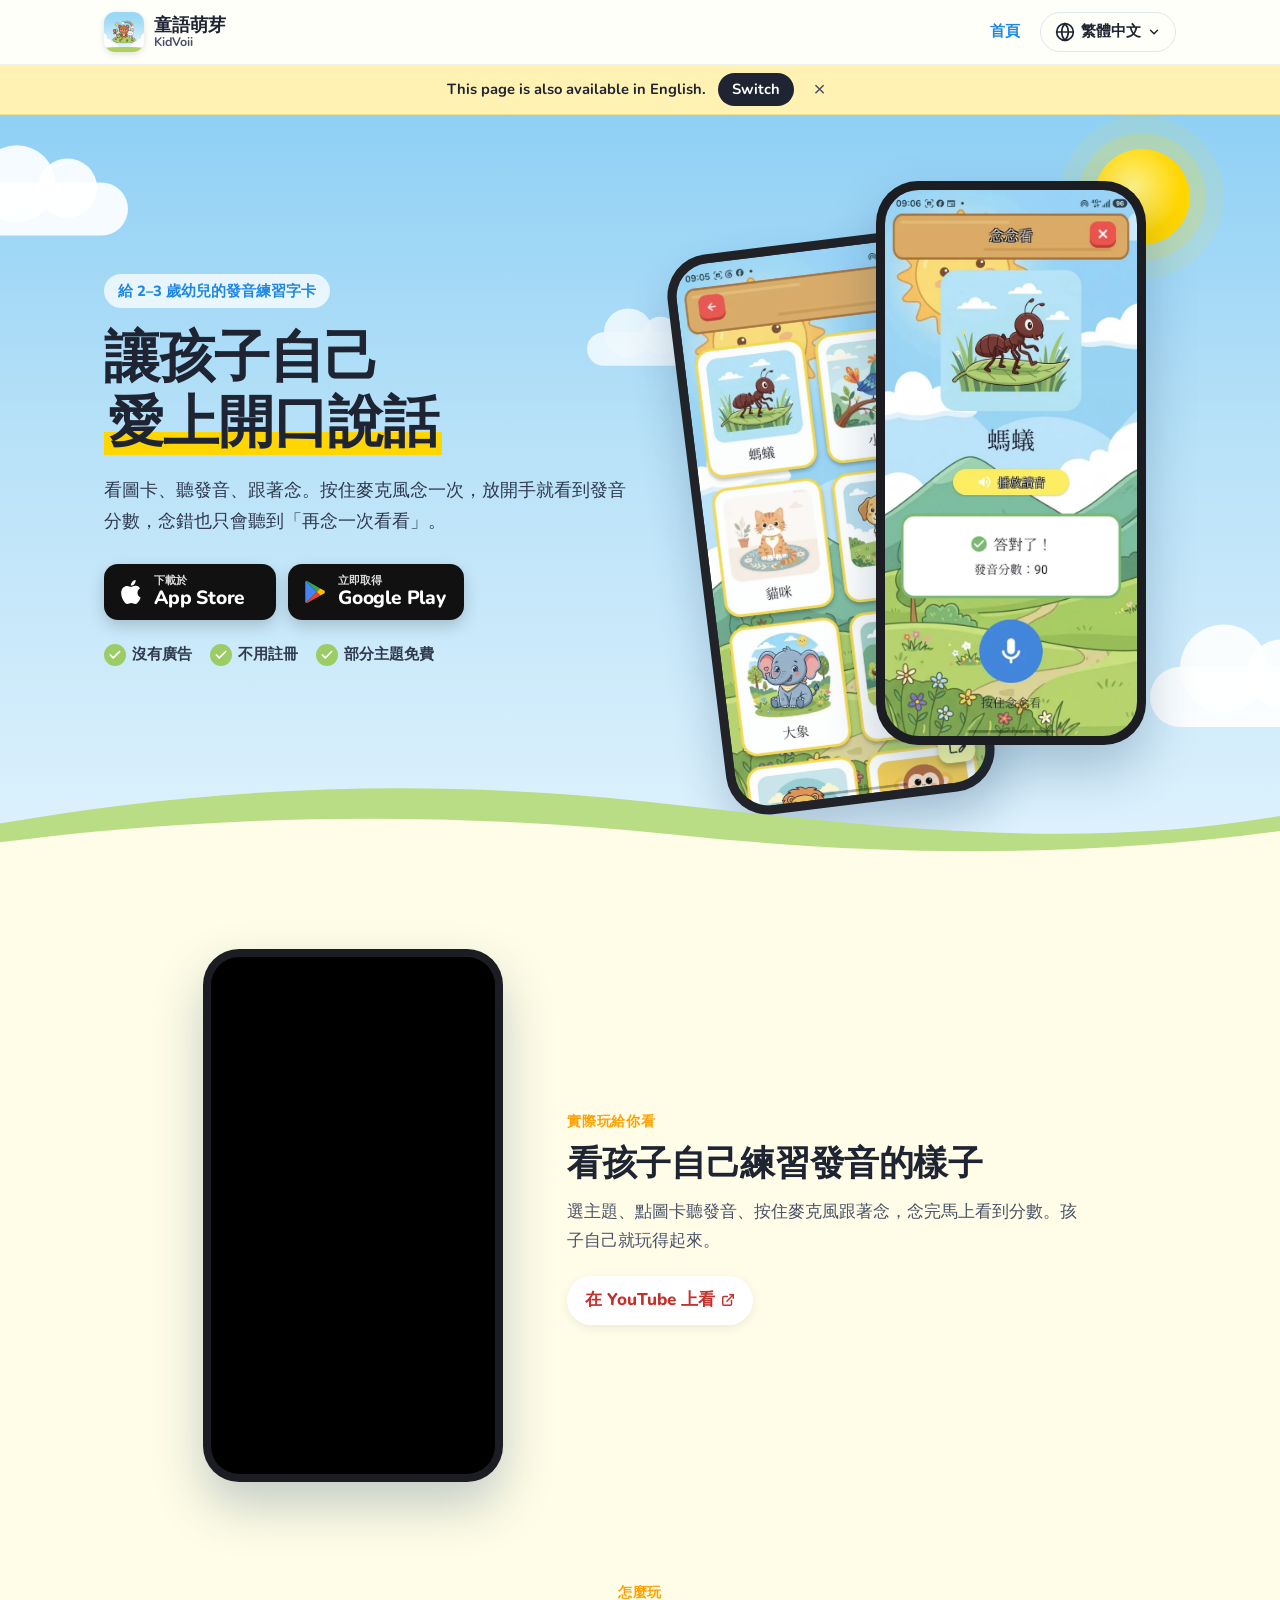
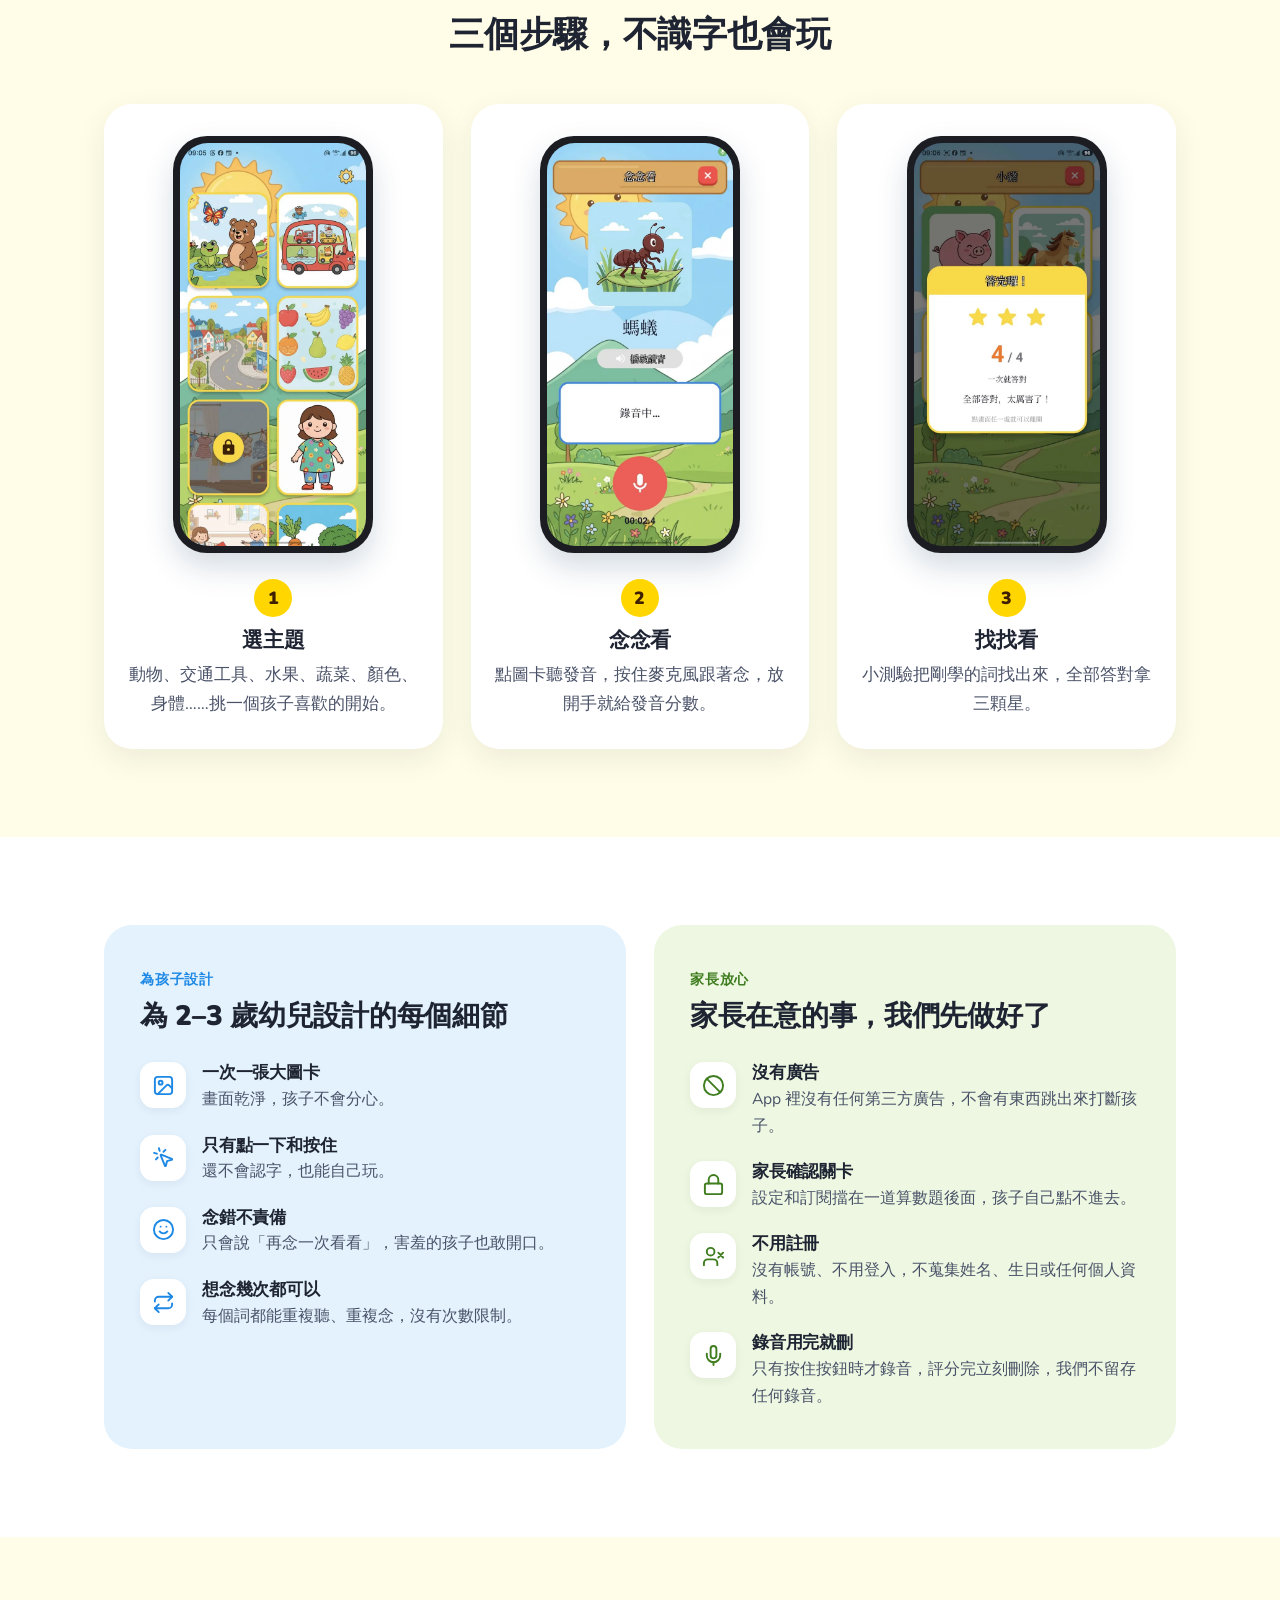
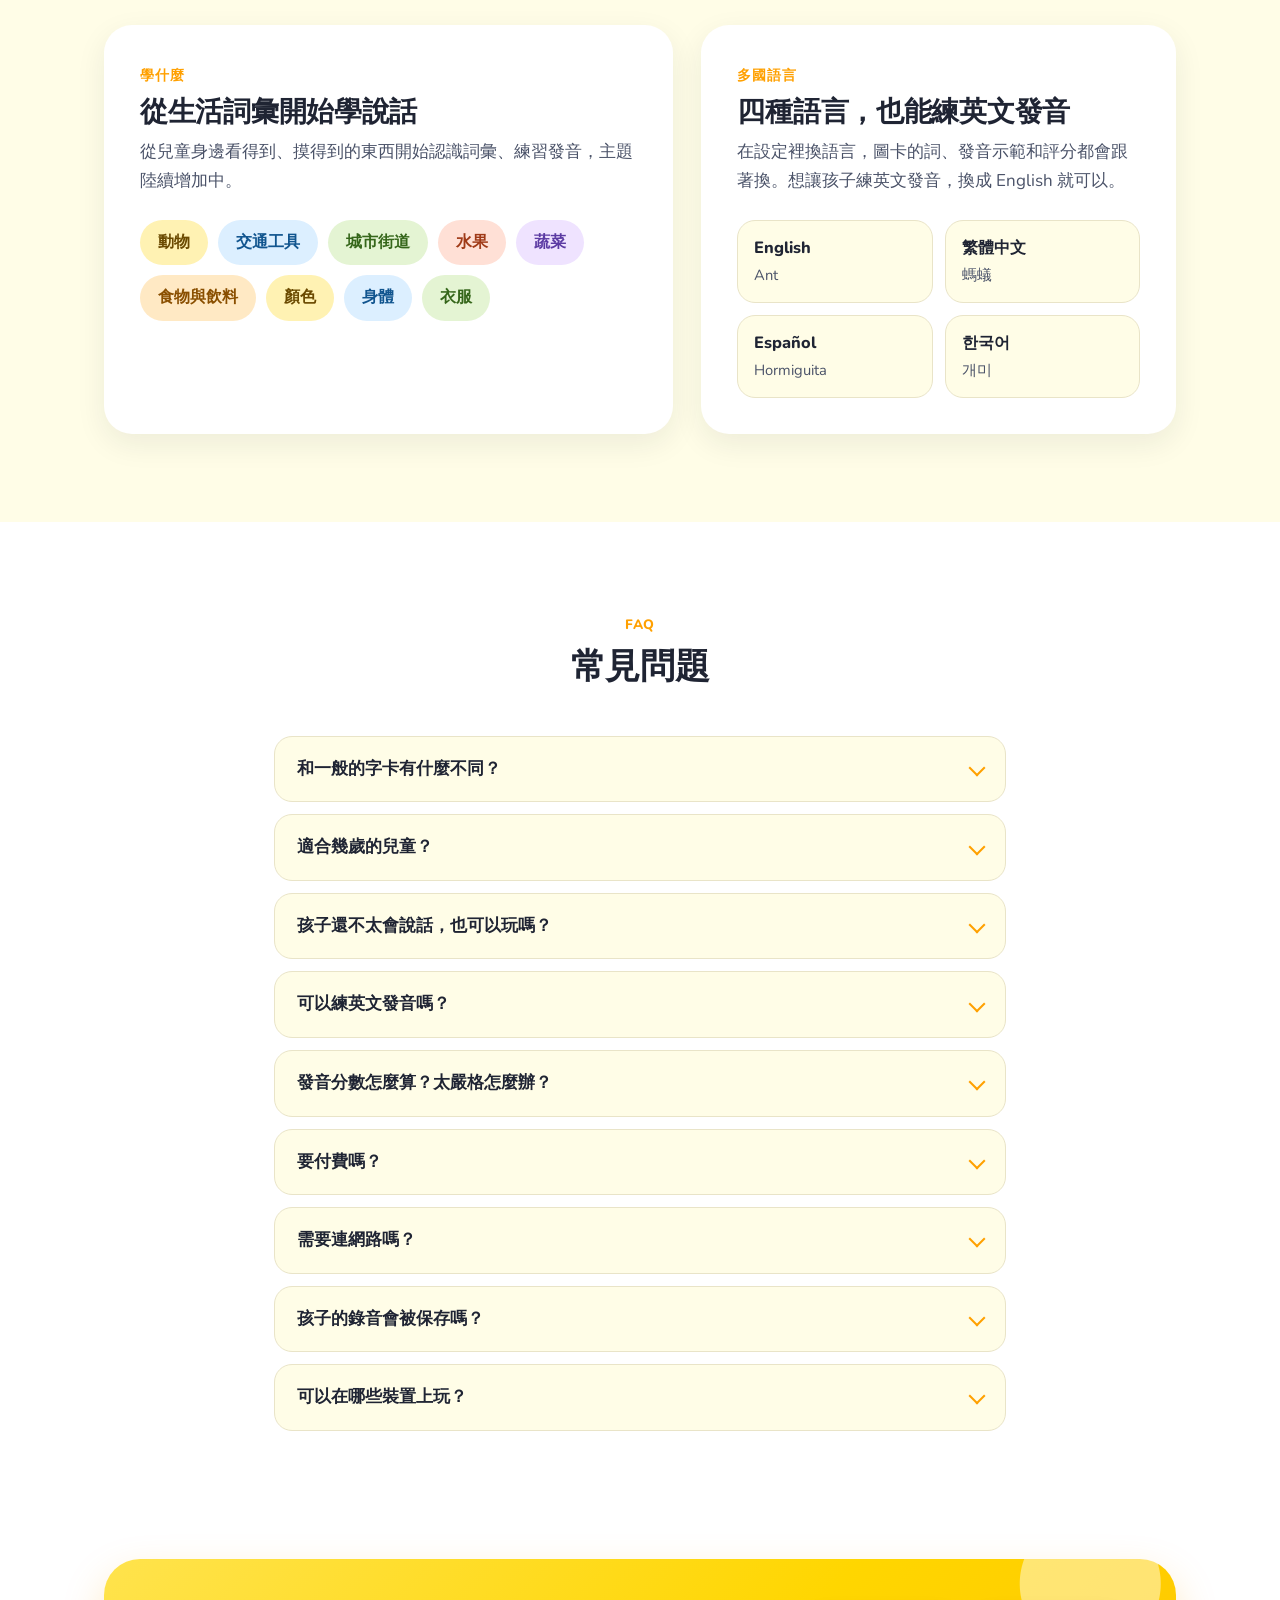
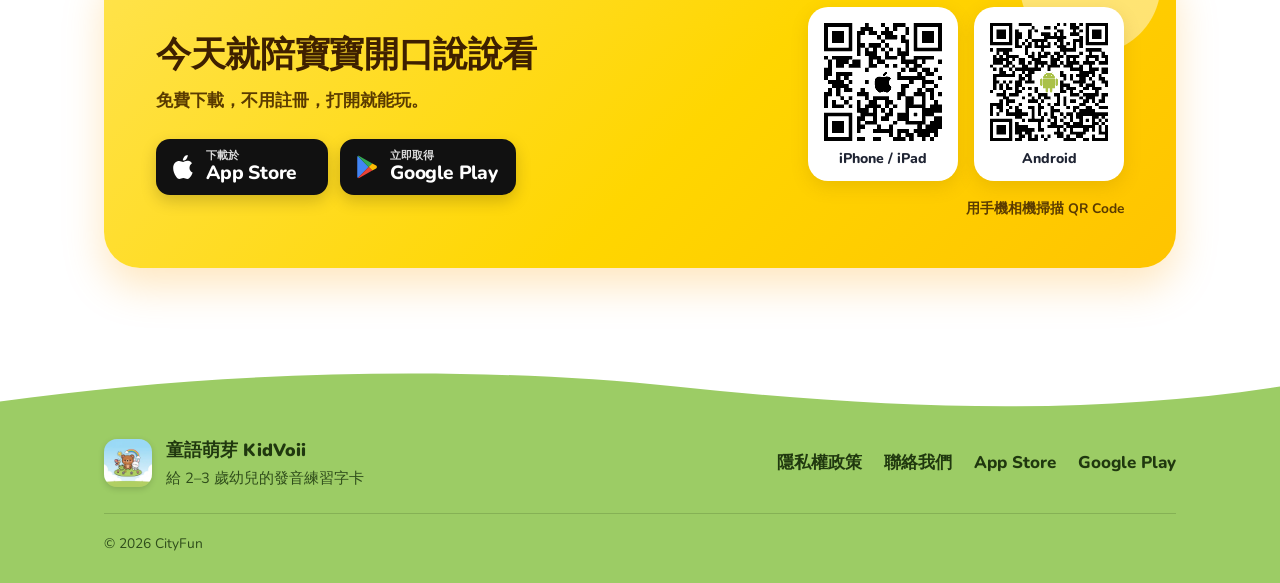
<file: zh/index.html>
<!DOCTYPE html>
<html lang="zh-Hant">
<head>
<meta charset="utf-8">
<meta name="viewport" content="width=device-width, initial-scale=1">
<title>兒童發音練習字卡 App｜童語萌芽 KidVoii，陪 2–3 歲幼兒學說話</title>
<meta name="description" content="給 2–3 歲幼兒的發音練習字卡 App。看圖卡、聽發音，按住麥克風跟著念，馬上看到發音分數。動物、水果、交通工具等生活詞彙，陪寶寶學說話；換成英文也能練英文發音。沒有廣告、不用註冊。">
<meta name="theme-color" content="#8fd0f5">
<link rel="canonical" href="https://kailuen.github.io/kidvoii/zh/">
<link rel="alternate" hreflang="en" href="https://kailuen.github.io/kidvoii/">
<link rel="alternate" hreflang="zh-Hant" href="https://kailuen.github.io/kidvoii/zh/">
<link rel="alternate" hreflang="es" href="https://kailuen.github.io/kidvoii/es/">
<link rel="alternate" hreflang="ko" href="https://kailuen.github.io/kidvoii/ko/">
<link rel="alternate" hreflang="x-default" href="https://kailuen.github.io/kidvoii/">
<meta property="og:type" content="website">
<meta property="og:site_name" content="童語萌芽 KidVoii">
<meta property="og:locale" content="zh_TW">
<meta property="og:url" content="https://kailuen.github.io/kidvoii/zh/">
<meta property="og:title" content="兒童發音練習字卡 App｜童語萌芽 KidVoii，陪 2–3 歲幼兒學說話">
<meta property="og:description" content="給 2–3 歲幼兒的發音練習字卡 App。看圖卡、聽發音，按住麥克風跟著念，馬上看到發音分數。動物、水果、交通工具等生活詞彙，陪寶寶學說話；換成英文也能練英文發音。沒有廣告、不用註冊。">
<meta property="og:image" content="https://kailuen.github.io/kidvoii/assets/img/icon-512.png">
<meta name="twitter:card" content="summary">
<script type="application/ld+json">{"@context":"https://schema.org","@graph":[{"@type":"MobileApplication","name":"童語萌芽 KidVoii","alternateName":"KidVoii","description":"給 2–3 歲幼兒的發音練習字卡 App。看圖卡、聽發音，按住麥克風跟著念，馬上看到發音分數。動物、水果、交通工具等生活詞彙，陪寶寶學說話；換成英文也能練英文發音。沒有廣告、不用註冊。","url":"https://kailuen.github.io/kidvoii/zh/","image":"https://kailuen.github.io/kidvoii/assets/img/icon-512.png","screenshot":["https://kailuen.github.io/kidvoii/assets/img/screens/zh/say.webp","https://kailuen.github.io/kidvoii/assets/img/screens/zh/list.webp","https://kailuen.github.io/kidvoii/assets/img/screens/zh/home.webp","https://kailuen.github.io/kidvoii/assets/img/screens/zh/rec.webp","https://kailuen.github.io/kidvoii/assets/img/screens/zh/result.webp"],"inLanguage":"zh-Hant","operatingSystem":"iOS, Android","applicationCategory":"EducationalApplication","typicalAgeRange":"2-3","offers":{"@type":"Offer","price":"0","priceCurrency":"USD"},"publisher":{"@type":"Organization","name":"CityFun"},"sameAs":["https://apps.apple.com/tw/app/id6804128361","https://play.google.com/store/apps/details?id=com.cityforfun.kidspeech"]},{"@type":"FAQPage","mainEntity":[{"@type":"Question","name":"和一般的字卡有什麼不同？","acceptedAnswer":{"@type":"Answer","text":"一般字卡多半只能看圖、聽發音。童語萌芽多了「念念看」：孩子按住麥克風念一次，App 會聽、會給發音分數，念完馬上知道自己念對了沒，也就更願意一直開口練習。"}},{"@type":"Question","name":"適合幾歲的兒童？","acceptedAnswer":{"@type":"Answer","text":"以 2–3 歲剛開始學說話的幼兒為主。大一點的兒童，或正在學英文的孩子，也可以拿來認識新詞、練習發音。"}},{"@type":"Question","name":"孩子還不太會說話，也可以玩嗎？","acceptedAnswer":{"@type":"Answer","text":"可以。先點圖卡聽發音，等孩子願意了再按住麥克風念念看。圖卡一次一張、每個詞都能重複聽，念錯也只會聽到「再念一次看看」。不過這是陪孩子練習開口的小遊戲，不是語言治療工具；每個孩子開口的時間不一樣，如果擔心孩子的語言發展，請諮詢小兒科醫師或語言治療師。"}},{"@type":"Question","name":"可以練英文發音嗎？","acceptedAnswer":{"@type":"Answer","text":"可以。在設定裡把語言換成 English，圖卡的詞、發音示範和評分就會變成英文（App 介面也會一起換成英文）。也可以換成西班牙文或韓文。"}},{"@type":"Question","name":"發音分數怎麼算？太嚴格怎麼辦？","acceptedAnswer":{"@type":"Answer","text":"孩子念完，App 會用語音辨識比對正確的發音，給出 0–100 的發音分數，達到及格分數就算念對。家長可以在設定裡調整「發音評分難度」：簡單（40 分）、中等（60 分，預設）、高級（80 分），剛開始學說話的孩子可以從簡單開始。"}},{"@type":"Question","name":"要付費嗎？","acceptedAnswer":{"@type":"Answer","text":"App 免費下載。動物、交通工具、城市街道、水果這四個主題免費，可以完整玩「念念看」和「找找看」；其他主題要訂閱才能解鎖，訂閱也包含之後新增的主題。有月費和年費方案，價格以 App 內顯示為準。"}},{"@type":"Question","name":"需要連網路嗎？","acceptedAnswer":{"@type":"Answer","text":"「念念看」的發音評分需要網路。每個主題的圖卡和聲音第一次打開時會下載，之後就存在裝置上。"}},{"@type":"Question","name":"孩子的錄音會被保存嗎？","acceptedAnswer":{"@type":"Answer","text":"不會。只有按住麥克風時才錄音（單次最長 10 秒），錄音會傳送到語音辨識服務評分，結束後裝置上的暫存檔立刻刪除。我們沒有自己的伺服器，不留存、不分析、也不販售任何錄音。詳見\u003ca href=\"https://kailuen.github.io/kidspeech.privacy/\" target=\"_blank\" rel=\"noopener\">隱私權政策\u003c/a>。"}},{"@type":"Question","name":"可以在哪些裝置上玩？","acceptedAnswer":{"@type":"Answer","text":"iPhone、iPad，以及 Android 手機和平板。"}}]}]}</script>
<link rel="icon" type="image/png" href="../assets/img/favicon.png">
<link rel="apple-touch-icon" href="../assets/img/apple-touch-icon.png">
<link rel="preconnect" href="https://fonts.googleapis.com">
<link rel="preconnect" href="https://fonts.gstatic.com" crossorigin>
<link rel="stylesheet" href="https://fonts.googleapis.com/css2?family=Nunito:wght@500;700;800;900&display=swap">
<link rel="stylesheet" href="../assets/css/style.css">
</head>
<body>

<!-- 共用圖示 -->
<svg width="0" height="0" style="position:absolute" aria-hidden="true">
  <symbol id="i-apple" viewBox="0 0 24 24"><path fill="currentColor" d="M16.365 1.43c0 1.14-.493 2.27-1.177 3.08-.744.9-1.99 1.57-2.987 1.57-.12 0-.23-.02-.3-.03-.01-.06-.04-.22-.04-.39 0-1.15.572-2.27 1.206-2.98.804-.94 2.142-1.64 3.248-1.68.03.13.05.28.05.43zm4.565 15.71c-.03.07-.463 1.58-1.518 3.12-.945 1.34-1.94 2.71-3.43 2.71-1.517 0-1.9-.88-3.63-.88-1.698 0-2.302.91-3.67.91-1.377 0-2.332-1.26-3.428-2.8-1.287-1.82-2.323-4.63-2.323-7.28 0-4.28 2.797-6.55 5.552-6.55 1.448 0 2.675.95 3.6.95.865 0 2.222-1.01 3.902-1.01.613 0 2.886.06 4.374 2.19-.13.09-2.383 1.37-2.383 4.19 0 3.26 2.854 4.42 2.955 4.45z"/></symbol>
  <symbol id="i-play" viewBox="0 0 24 24">
    <path fill="#4285F4" d="M3.6 1.8 13.5 12l-9.9 10.2c-.4-.3-.6-.7-.6-1.2V3c0-.5.2-.9.6-1.2z"/>
    <path fill="#34A853" d="M3.6 1.8c.3-.2.8-.2 1.2 0l12.1 6.9L13.5 12z"/>
    <path fill="#FBBC04" d="m16.9 8.7 3.5 2c1 .6 1 2 0 2.6l-3.5 2-3.4-3.3z"/>
    <path fill="#EA4335" d="m13.5 12 3.4 3.3-12.1 6.9c-.4.2-.9.2-1.2 0z"/>
  </symbol>
  <symbol id="i-globe" viewBox="0 0 24 24"><g fill="none" stroke="currentColor" stroke-width="2" stroke-linecap="round" stroke-linejoin="round"><circle cx="12" cy="12" r="10"/><path d="M12 2a14.5 14.5 0 0 0 0 20 14.5 14.5 0 0 0 0-20"/><path d="M2 12h20"/></g></symbol>
  <symbol id="i-chevron" viewBox="0 0 24 24"><path fill="none" stroke="currentColor" stroke-width="2.5" stroke-linecap="round" stroke-linejoin="round" d="m6 9 6 6 6-6"/></symbol>
  <symbol id="i-external" viewBox="0 0 24 24"><g fill="none" stroke="currentColor" stroke-width="2.5" stroke-linecap="round" stroke-linejoin="round"><path d="M15 3h6v6"/><path d="M10 14 21 3"/><path d="M18 13v6a2 2 0 0 1-2 2H5a2 2 0 0 1-2-2V8a2 2 0 0 1 2-2h6"/></g></symbol>
  <symbol id="i-check" viewBox="0 0 24 24"><path fill="none" stroke="currentColor" stroke-width="3" stroke-linecap="round" stroke-linejoin="round" d="M20 6 9 17l-5-5"/></symbol>
  <symbol id="i-card" viewBox="0 0 24 24"><g fill="none" stroke="currentColor" stroke-width="2" stroke-linecap="round" stroke-linejoin="round"><rect x="3" y="3" width="18" height="18" rx="3"/><circle cx="9" cy="9" r="2"/><path d="m21 15-3.1-3.1a2 2 0 0 0-2.8 0L6 21"/></g></symbol>
  <symbol id="i-tap" viewBox="0 0 24 24"><g fill="none" stroke="currentColor" stroke-width="2" stroke-linecap="round" stroke-linejoin="round"><path d="M14 4.1 12 6"/><path d="m5.1 8-2.9-.8"/><path d="m6 12-1.9 2"/><path d="M7.2 2.2 8 5.1"/><path d="M9.04 9.69a.5.5 0 0 1 .65-.65l11 4.5a.5.5 0 0 1-.07.95l-4.35 1.04a1 1 0 0 0-.74.74l-1.04 4.35a.5.5 0 0 1-.95.07z"/></g></symbol>
  <symbol id="i-smile" viewBox="0 0 24 24"><g fill="none" stroke="currentColor" stroke-width="2" stroke-linecap="round" stroke-linejoin="round"><circle cx="12" cy="12" r="10"/><path d="M8 14s1.5 2 4 2 4-2 4-2"/><path d="M9 9h.01M15 9h.01"/></g></symbol>
  <symbol id="i-repeat" viewBox="0 0 24 24"><g fill="none" stroke="currentColor" stroke-width="2" stroke-linecap="round" stroke-linejoin="round"><path d="m17 2 4 4-4 4"/><path d="M3 11v-1a4 4 0 0 1 4-4h14"/><path d="m7 22-4-4 4-4"/><path d="M21 13v1a4 4 0 0 1-4 4H3"/></g></symbol>
  <symbol id="i-ban" viewBox="0 0 24 24"><g fill="none" stroke="currentColor" stroke-width="2" stroke-linecap="round" stroke-linejoin="round"><circle cx="12" cy="12" r="10"/><path d="m4.9 4.9 14.2 14.2"/></g></symbol>
  <symbol id="i-lock" viewBox="0 0 24 24"><g fill="none" stroke="currentColor" stroke-width="2" stroke-linecap="round" stroke-linejoin="round"><rect x="3" y="11" width="18" height="11" rx="2"/><path d="M7 11V7a5 5 0 0 1 10 0v4"/></g></symbol>
  <symbol id="i-user-x" viewBox="0 0 24 24"><g fill="none" stroke="currentColor" stroke-width="2" stroke-linecap="round" stroke-linejoin="round"><path d="M16 21v-2a4 4 0 0 0-4-4H6a4 4 0 0 0-4 4v2"/><circle cx="9" cy="7" r="4"/><path d="m17 8 5 5M22 8l-5 5"/></g></symbol>
  <symbol id="i-mic" viewBox="0 0 24 24"><g fill="none" stroke="currentColor" stroke-width="2" stroke-linecap="round" stroke-linejoin="round"><path d="M12 2a3 3 0 0 0-3 3v7a3 3 0 0 0 6 0V5a3 3 0 0 0-3-3Z"/><path d="M19 10v2a7 7 0 0 1-14 0v-2"/><path d="M12 19v3"/></g></symbol>
</svg>

<div class="page">

  <!-- ===== AppBar ===== -->
  <header class="appbar">
    <div class="appbar__inner">
      <a class="brand" href="./" aria-label="KidVoii">
        <img class="brand__icon" src="../assets/img/icon-256.webp" width="40" height="40" alt="">
        <span class="brand__text">
          <span class="brand__name">童語萌芽</span>
          <span class="brand__sub">KidVoii</span>
        </span>
      </a>

      <div class="appbar__spacer"></div>

      <nav class="actions">
        <a class="actions__link" href="./" aria-current="page">首頁</a>

        <div class="lang">
          <button class="lang__btn" type="button" aria-haspopup="true" aria-expanded="false" aria-controls="lang-menu" aria-label="語言">
            <svg class="ico"><use href="#i-globe"/></svg>
            <span class="lang__current">繁體中文</span>
            <svg class="ico ico--sm"><use href="#i-chevron"/></svg>
          </button>
          <ul class="lang__menu" id="lang-menu" role="menu" hidden>
            <li role="none"><a role="menuitemradio" aria-checked="false" href="../" hreflang="en" lang="en" data-lang="en">English</a></li>
            <li role="none"><a role="menuitemradio" aria-checked="true" href="../zh/" hreflang="zh-Hant" lang="zh-Hant" data-lang="zh">繁體中文</a></li>
            <li role="none"><a role="menuitemradio" aria-checked="false" href="../es/" hreflang="es" lang="es" data-lang="es">Español</a></li>
            <li role="none"><a role="menuitemradio" aria-checked="false" href="../ko/" hreflang="ko" lang="ko" data-lang="ko">한국어</a></li>
          </ul>
        </div>
      </nav>
    </div>
  </header>

  <div class="langhint" hidden>
    <div class="langhint__inner">
      <span class="langhint__text"></span>
      <a class="langhint__go" href="#"></a>
      <button class="langhint__close" type="button" aria-label="Close">&times;</button>
    </div>
  </div>

  <!-- ===== Content ===== -->
  <main id="top">

    <!-- Hero -->
    <section class="hero">
      <div class="sky" aria-hidden="true">
        <span class="sun"></span>
        <span class="cloud cloud--1"></span>
        <span class="cloud cloud--2"></span>
        <span class="cloud cloud--3"></span>
      </div>

      <div class="wrap hero__grid">
        <div class="hero__copy">
          <h1 class="eyebrow">給 2–3 歲幼兒的發音練習字卡</h1>
          <p class="hero__title">讓孩子自己<br><mark>愛上開口說話</mark></p>
          <p class="hero__lead">看圖卡、聽發音、跟著念。按住麥克風念一次，放開手就看到發音分數，念錯也只會聽到「再念一次看看」。</p>

          <div class="stores">
            <a class="store" href="https://apps.apple.com/tw/app/id6804128361" target="_blank" rel="noopener">
              <svg class="store__logo"><use href="#i-apple"/></svg>
              <span class="store__text"><small>下載於</small><b>App Store</b></span>
            </a>
            <a class="store" href="https://play.google.com/store/apps/details?id=com.cityforfun.kidspeech" target="_blank" rel="noopener">
              <svg class="store__logo"><use href="#i-play"/></svg>
              <span class="store__text"><small>立即取得</small><b>Google Play</b></span>
            </a>
          </div>

          <ul class="pills">
            <li><svg class="ico"><use href="#i-check"/></svg><span>沒有廣告</span></li>
            <li><svg class="ico"><use href="#i-check"/></svg><span>不用註冊</span></li>
            <li><svg class="ico"><use href="#i-check"/></svg><span>部分主題免費</span></li>
          </ul>
        </div>

        <div class="hero__art">
          <figure class="phone phone--back">
            <img src="../assets/img/screens/zh/list.webp" width="600" height="1300" alt="動物主題的圖卡列表">
          </figure>
          <figure class="phone phone--front">
            <img src="../assets/img/screens/zh/say.webp" width="600" height="1300" alt="念念看發音練習畫面：念對了，發音分數 90" fetchpriority="high">
          </figure>
        </div>
      </div>

      <svg class="hill" viewBox="0 0 1440 120" preserveAspectRatio="none" aria-hidden="true">
        <path d="M0 70C240 20 480 10 720 40s480 70 720 20v60H0z" fill="var(--grass-light)"/>
        <path d="M0 95c260-40 520-40 760-10s460 30 680-5v40H0z" fill="var(--cream)"/>
      </svg>
    </section>

    <!-- Video -->
    <section class="section section--cream section--video" id="video">
      <div class="wrap video">
        <div class="video__frame">
          <iframe src="https://www.youtube-nocookie.com/embed/I3lN94zuRMc?rel=0&amp;playsinline=1" title="孩子自己用童語萌芽練習發音" loading="lazy" allow="accelerometer; autoplay; clipboard-write; encrypted-media; gyroscope; picture-in-picture; web-share" referrerpolicy="strict-origin-when-cross-origin" allowfullscreen></iframe>
        </div>
        <div class="video__copy">
          <p class="kicker">實際玩給你看</p>
          <h2>看孩子自己練習發音的樣子</h2>
          <p class="muted">選主題、點圖卡聽發音、按住麥克風跟著念，念完馬上看到分數。孩子自己就玩得起來。</p>
          <p class="video__note"></p>
          <a class="video__link" href="https://www.youtube.com/shorts/I3lN94zuRMc" target="_blank" rel="noopener">
            <span>在 YouTube 上看</span>
            <svg class="ico ico--sm"><use href="#i-external"/></svg>
          </a>
        </div>
      </div>
    </section>

    <!-- Steps -->
    <section class="section section--cream" id="how">
      <div class="wrap">
        <header class="section__head">
          <p class="kicker">怎麼玩</p>
          <h2>三個步驟，不識字也會玩</h2>
        </header>

        <ol class="steps">
          <li class="step">
            <figure class="phone phone--sm">
              <img src="../assets/img/screens/zh/home.webp" width="600" height="1300" loading="lazy" alt="主題選單畫面">
            </figure>
            <div class="step__body">
              <span class="step__num">1</span>
              <h3>選主題</h3>
              <p>動物、交通工具、水果、蔬菜、顏色、身體……挑一個孩子喜歡的開始。</p>
            </div>
          </li>
          <li class="step">
            <figure class="phone phone--sm">
              <img src="../assets/img/screens/zh/rec.webp" width="600" height="1300" loading="lazy" alt="按住麥克風跟著念">
            </figure>
            <div class="step__body">
              <span class="step__num">2</span>
              <h3>念念看</h3>
              <p>點圖卡聽發音，按住麥克風跟著念，放開手就給發音分數。</p>
            </div>
          </li>
          <li class="step">
            <figure class="phone phone--sm">
              <img src="../assets/img/screens/zh/result.webp" width="600" height="1300" loading="lazy" alt="找找看全部答對，拿到三顆星">
            </figure>
            <div class="step__body">
              <span class="step__num">3</span>
              <h3>找找看</h3>
              <p>小測驗把剛學的詞找出來，全部答對拿三顆星。</p>
            </div>
          </li>
        </ol>
        <div class="steps__dots">
          <button class="steps__dot" type="button" aria-label="1. 選主題" aria-current="true"></button>
          <button class="steps__dot" type="button" aria-label="2. 念念看" aria-current="false"></button>
          <button class="steps__dot" type="button" aria-label="3. 找找看" aria-current="false"></button>
        </div>
      </div>
    </section>

    <!-- Features -->
    <section class="section" id="features">
      <div class="wrap features">
        <article class="panel panel--sky">
          <p class="kicker">為孩子設計</p>
          <h2>為 2–3 歲幼兒設計的每個細節</h2>
          <ul class="feats">
            <li class="feat">
              <span class="feat__ico"><svg class="ico"><use href="#i-card"/></svg></span>
              <div><h3>一次一張大圖卡</h3><p>畫面乾淨，孩子不會分心。</p></div>
            </li>
            <li class="feat">
              <span class="feat__ico"><svg class="ico"><use href="#i-tap"/></svg></span>
              <div><h3>只有點一下和按住</h3><p>還不會認字，也能自己玩。</p></div>
            </li>
            <li class="feat">
              <span class="feat__ico"><svg class="ico"><use href="#i-smile"/></svg></span>
              <div><h3>念錯不責備</h3><p>只會說「再念一次看看」，害羞的孩子也敢開口。</p></div>
            </li>
            <li class="feat">
              <span class="feat__ico"><svg class="ico"><use href="#i-repeat"/></svg></span>
              <div><h3>想念幾次都可以</h3><p>每個詞都能重複聽、重複念，沒有次數限制。</p></div>
            </li>
          </ul>
        </article>

        <article class="panel panel--leaf">
          <p class="kicker">家長放心</p>
          <h2>家長在意的事，我們先做好了</h2>
          <ul class="feats">
            <li class="feat">
              <span class="feat__ico"><svg class="ico"><use href="#i-ban"/></svg></span>
              <div><h3>沒有廣告</h3><p>App 裡沒有任何第三方廣告，不會有東西跳出來打斷孩子。</p></div>
            </li>
            <li class="feat">
              <span class="feat__ico"><svg class="ico"><use href="#i-lock"/></svg></span>
              <div><h3>家長確認關卡</h3><p>設定和訂閱擋在一道算數題後面，孩子自己點不進去。</p></div>
            </li>
            <li class="feat">
              <span class="feat__ico"><svg class="ico"><use href="#i-user-x"/></svg></span>
              <div><h3>不用註冊</h3><p>沒有帳號、不用登入，不蒐集姓名、生日或任何個人資料。</p></div>
            </li>
            <li class="feat">
              <span class="feat__ico"><svg class="ico"><use href="#i-mic"/></svg></span>
              <div><h3>錄音用完就刪</h3><p>只有按住按鈕時才錄音，評分完立刻刪除，我們不留存任何錄音。</p></div>
            </li>
          </ul>
        </article>
      </div>
    </section>

    <!-- Topics + Languages -->
    <section class="section section--cream" id="topics">
      <div class="wrap content-grid">
        <article class="card">
          <p class="kicker">學什麼</p>
          <h2>從生活詞彙開始學說話</h2>
          <p class="muted">從兒童身邊看得到、摸得到的東西開始認識詞彙、練習發音，主題陸續增加中。</p>
          <ul class="chips">
            <li class="chip c1">動物</li>
            <li class="chip c2">交通工具</li>
            <li class="chip c3">城市街道</li>
            <li class="chip c4">水果</li>
            <li class="chip c5">蔬菜</li>
            <li class="chip c6">食物與飲料</li>
            <li class="chip c1">顏色</li>
            <li class="chip c2">身體</li>
            <li class="chip c3">衣服</li>
          </ul>
        </article>

        <article class="card">
          <p class="kicker">多國語言</p>
          <h2>四種語言，也能練英文發音</h2>
          <p class="muted">在設定裡換語言，圖卡的詞、發音示範和評分都會跟著換。想讓孩子練英文發音，換成 English 就可以。</p>
          <ul class="langs">
            <li lang="en"><b>English</b><span>Ant</span></li>
            <li lang="zh-Hant"><b>繁體中文</b><span>螞蟻</span></li>
            <li lang="es"><b>Español</b><span>Hormiguita</span></li>
            <li lang="ko"><b>한국어</b><span>개미</span></li>
          </ul>
        </article>
      </div>
    </section>

    <!-- FAQ -->
    <section class="section" id="faq">
      <div class="wrap wrap--narrow">
        <header class="section__head">
          <p class="kicker">FAQ</p>
          <h2>常見問題</h2>
        </header>
        <div class="faq">
          <details>
            <summary>和一般的字卡有什麼不同？</summary>
            <p>一般字卡多半只能看圖、聽發音。童語萌芽多了「念念看」：孩子按住麥克風念一次，App 會聽、會給發音分數，念完馬上知道自己念對了沒，也就更願意一直開口練習。</p>
          </details>
          <details>
            <summary>適合幾歲的兒童？</summary>
            <p>以 2–3 歲剛開始學說話的幼兒為主。大一點的兒童，或正在學英文的孩子，也可以拿來認識新詞、練習發音。</p>
          </details>
          <details>
            <summary>孩子還不太會說話，也可以玩嗎？</summary>
            <p>可以。先點圖卡聽發音，等孩子願意了再按住麥克風念念看。圖卡一次一張、每個詞都能重複聽，念錯也只會聽到「再念一次看看」。不過這是陪孩子練習開口的小遊戲，不是語言治療工具；每個孩子開口的時間不一樣，如果擔心孩子的語言發展，請諮詢小兒科醫師或語言治療師。</p>
          </details>
          <details>
            <summary>可以練英文發音嗎？</summary>
            <p>可以。在設定裡把語言換成 English，圖卡的詞、發音示範和評分就會變成英文（App 介面也會一起換成英文）。也可以換成西班牙文或韓文。</p>
          </details>
          <details>
            <summary>發音分數怎麼算？太嚴格怎麼辦？</summary>
            <p>孩子念完，App 會用語音辨識比對正確的發音，給出 0–100 的發音分數，達到及格分數就算念對。家長可以在設定裡調整「發音評分難度」：簡單（40 分）、中等（60 分，預設）、高級（80 分），剛開始學說話的孩子可以從簡單開始。</p>
          </details>
          <details>
            <summary>要付費嗎？</summary>
            <p>App 免費下載。動物、交通工具、城市街道、水果這四個主題免費，可以完整玩「念念看」和「找找看」；其他主題要訂閱才能解鎖，訂閱也包含之後新增的主題。有月費和年費方案，價格以 App 內顯示為準。</p>
          </details>
          <details>
            <summary>需要連網路嗎？</summary>
            <p>「念念看」的發音評分需要網路。每個主題的圖卡和聲音第一次打開時會下載，之後就存在裝置上。</p>
          </details>
          <details>
            <summary>孩子的錄音會被保存嗎？</summary>
            <p>不會。只有按住麥克風時才錄音（單次最長 10 秒），錄音會傳送到語音辨識服務評分，結束後裝置上的暫存檔立刻刪除。我們沒有自己的伺服器，不留存、不分析、也不販售任何錄音。詳見<a href="https://kailuen.github.io/kidspeech.privacy/" target="_blank" rel="noopener">隱私權政策</a>。</p>
          </details>
          <details>
            <summary>可以在哪些裝置上玩？</summary>
            <p>iPhone、iPad，以及 Android 手機和平板。</p>
          </details>
        </div>
      </div>
    </section>

    <!-- Download -->
    <section class="section section--tight" id="download">
      <div class="wrap">
        <div class="cta">
          <div class="cta__copy">
            <h2>今天就陪寶寶開口說說看</h2>
            <p>免費下載，不用註冊，打開就能玩。</p>
            <div class="stores">
              <a class="store" href="https://apps.apple.com/tw/app/id6804128361" target="_blank" rel="noopener">
                <svg class="store__logo"><use href="#i-apple"/></svg>
                <span class="store__text"><small>下載於</small><b>App Store</b></span>
              </a>
              <a class="store" href="https://play.google.com/store/apps/details?id=com.cityforfun.kidspeech" target="_blank" rel="noopener">
                <svg class="store__logo"><use href="#i-play"/></svg>
                <span class="store__text"><small>立即取得</small><b>Google Play</b></span>
              </a>
            </div>
          </div>
          <div class="qrs">
            <figure class="qr">
              <img src="../assets/img/qr-ios.png" width="250" height="250" loading="lazy" alt="App Store QR Code">
              <figcaption>iPhone / iPad</figcaption>
            </figure>
            <figure class="qr">
              <img src="../assets/img/qr-android.png" width="250" height="250" loading="lazy" alt="Google Play QR Code">
              <figcaption>Android</figcaption>
            </figure>
            <p class="qrs__hint">用手機相機掃描 QR Code</p>
          </div>
        </div>
      </div>
    </section>

  </main>

  <!-- ===== Footer ===== -->
  <footer class="footer">
    <svg class="footer__hill" viewBox="0 0 1440 80" preserveAspectRatio="none" aria-hidden="true">
      <path d="M0 50c240-40 520-50 760-20s460 40 680 0v50H0z" fill="var(--grass)"/>
    </svg>
    <div class="footer__body">
      <div class="wrap footer__grid">
        <div class="footer__brand">
          <img src="../assets/img/icon-256.webp" width="48" height="48" alt="">
          <div>
            <p class="footer__name">童語萌芽 KidVoii</p>
            <p class="footer__tag">給 2–3 歲幼兒的發音練習字卡</p>
          </div>
        </div>
        <ul class="footer__links">
          <li><a href="https://kailuen.github.io/kidspeech.privacy/" target="_blank" rel="noopener">隱私權政策</a></li>
          <li><a href="mailto:stonegray1@gmail.com">聯絡我們</a></li>
          <li><a href="https://apps.apple.com/tw/app/id6804128361" target="_blank" rel="noopener">App Store</a></li>
          <li><a href="https://play.google.com/store/apps/details?id=com.cityforfun.kidspeech" target="_blank" rel="noopener">Google Play</a></li>
        </ul>
      </div>
      <div class="wrap"><p class="footer__copy">© 2026 CityFun</p></div>
    </div>
  </footer>

</div>

<script type="application/json" id="kidvoii-langs">{"en":{"href":"../","hint":"This page is also available in English.","go":"Switch"},"zh":{"href":"../zh/","hint":"這個網頁也有繁體中文版","go":"切換"},"es":{"href":"../es/","hint":"Esta página también está en español.","go":"Cambiar"},"ko":{"href":"../ko/","hint":"이 페이지는 한국어로도 볼 수 있어요.","go":"보기"}}</script>
<script src="../assets/js/main.js" data-lang="zh"></script>
</body>
</html>
</file>
<file: assets/css/style.css>
/* =========================================================
   KidVoii 介紹網站
   配色對齊 App 的 ProjectColors：陽光黃 / 天空藍 / 草地綠
   ========================================================= */

:root {
  color-scheme: light;

  --sun: #ffd600;
  --sun-light: #fff2b3;
  --sun-deep: #ffa000;
  --sky-top: #8fd0f5;
  --sky-bottom: #dff2fd;
  --sky-soft: #e3f2fd;
  --sky-ink: #1e88e5;
  --grass: #9ccc65;
  --grass-light: #b8dd84;
  --leaf-soft: #edf7e1;
  --leaf-ink: #3f7d1f;
  --coral: #ff7043;
  --cream: #fffde7;

  --ink: #1f2433;
  --ink-soft: #4a5268;
  --line: #e9e4c8;
  --white: #ffffff;

  --radius-lg: 28px;
  --radius-md: 18px;
  --shadow-soft: 0 10px 30px rgba(31, 36, 51, 0.08);
  --shadow-phone: 0 24px 50px rgba(20, 60, 100, 0.25);

  --gutter: 24px;

  --font: "Nunito", -apple-system, BlinkMacSystemFont, "PingFang TC",
    "Noto Sans TC", "Microsoft JhengHei", "Apple SD Gothic Neo", "Noto Sans KR",
    "Malgun Gothic", "Segoe UI", Roboto, sans-serif;
}

/* 韓文用韓文字型優先，避免落到中文字型的韓文字 */
:lang(ko) {
  word-break: keep-all;
  overflow-wrap: break-word;
  --font: "Nunito", -apple-system, BlinkMacSystemFont, "Apple SD Gothic Neo",
    "Noto Sans KR", "Malgun Gothic", "Segoe UI", Roboto, sans-serif;
}

* { box-sizing: border-box; }
html { scroll-behavior: smooth; -webkit-text-size-adjust: 100%; }
@media (prefers-reduced-motion: reduce) { html { scroll-behavior: auto; } }

body {
  margin: 0;
  background: var(--cream);
  color: var(--ink);
  font-family: var(--font);
  font-size: 17px;
  line-height: 1.7;
  overflow-x: hidden;
}

img { max-width: 100%; display: block; }
h1, h2, h3 { line-height: 1.25; margin: 0; letter-spacing: -0.01em; }
h2 { font-size: clamp(1.6rem, 1.2rem + 1.6vw, 2.2rem); font-weight: 900; text-wrap: balance; }
h3 { font-size: 1.08rem; font-weight: 800; }
p { margin: 0; }
ul, ol { margin: 0; padding: 0; list-style: none; }
a { color: inherit; }
[hidden] { display: none !important; }

.ico { width: 20px; height: 20px; flex: none; }
.ico--sm { width: 14px; height: 14px; }

.wrap { width: 100%; max-width: 1120px; margin: 0 auto; padding: 0 var(--gutter); }
.wrap--narrow { max-width: 780px; }
.muted { color: var(--ink-soft); }

.kicker {
  display: inline-block;
  font-size: 0.85rem;
  font-weight: 800;
  letter-spacing: 0.06em;
  text-transform: uppercase;
  color: var(--sun-deep);
  margin-bottom: 8px;
}

:focus-visible { outline: 3px solid var(--sky-ink); outline-offset: 3px; border-radius: 8px; }

/* ---------------------------------------------------------
   AppBar：Brand ─ Spacing ─ Actions(首頁 / Language)
   --------------------------------------------------------- */
.appbar {
  position: sticky;
  top: 0;
  z-index: 50;
  background: rgba(255, 255, 255, 0.82);
  backdrop-filter: saturate(160%) blur(14px);
  -webkit-backdrop-filter: saturate(160%) blur(14px);
  border-bottom: 1px solid rgba(31, 36, 51, 0.06);
}
.appbar__inner {
  display: flex;
  align-items: center;
  max-width: 1120px;
  height: 64px;
  margin: 0 auto;
  padding: 0 24px;
}
.appbar__spacer { flex: 1; }

.brand {
  display: flex;
  align-items: center;
  gap: 10px;
  text-decoration: none;
  min-width: 0;
}
.brand__icon {
  width: 40px;
  height: 40px;
  border-radius: 11px;
  box-shadow: 0 2px 6px rgba(0, 0, 0, 0.12);
}
.brand__text { display: flex; flex-direction: column; line-height: 1.15; }
.brand__name { font-weight: 900; font-size: 1.12rem; white-space: nowrap; }
.brand__sub { font-size: 0.78rem; font-weight: 700; color: var(--ink-soft); }
.brand__sub:empty { display: none; }

.actions { display: flex; align-items: center; gap: 6px; }
.actions__link,
.lang__btn {
  display: inline-flex;
  align-items: center;
  gap: 6px;
  height: 40px;
  padding: 0 14px;
  border-radius: 999px;
  font: inherit;
  font-size: 0.95rem;
  font-weight: 800;
  color: var(--ink);
  text-decoration: none;
  background: transparent;
  border: 0;
  cursor: pointer;
  white-space: nowrap;
}
.actions__link:hover,
.lang__btn:hover { background: var(--sky-soft); }
.actions__link[aria-current="page"] { color: var(--sky-ink); }

.lang { position: relative; }
.lang__btn { border: 1.5px solid #dfe6ee; }
.lang__btn[aria-expanded="true"] { background: var(--sky-soft); border-color: var(--sky-top); }
.lang__menu {
  position: absolute;
  right: 0;
  top: calc(100% + 8px);
  min-width: 170px;
  padding: 6px;
  background: var(--white);
  border-radius: 16px;
  box-shadow: 0 16px 40px rgba(31, 36, 51, 0.16), 0 0 0 1px rgba(31, 36, 51, 0.06);
}
.lang__menu a {
  display: flex;
  align-items: center;
  justify-content: space-between;
  width: 100%;
  padding: 10px 14px;
  border: 0;
  border-radius: 10px;
  background: transparent;
  font: inherit;
  font-weight: 700;
  color: var(--ink);
  text-align: left;
  text-decoration: none;
  cursor: pointer;
}
.lang__menu a:hover { background: var(--sky-soft); }
.lang__menu a[aria-checked="true"] { color: var(--sky-ink); }
.lang__menu a[aria-checked="true"]::after {
  content: "";
  width: 8px;
  height: 8px;
  border-radius: 50%;
  background: currentColor;
}

/* 「也有 X 語版」提示列 */
.langhint { background: var(--sun-light); border-bottom: 1px solid #f3e08a; }
.langhint__inner {
  display: flex;
  align-items: center;
  justify-content: center;
  gap: 12px;
  max-width: 1120px;
  margin: 0 auto;
  padding: 8px 16px;
  font-size: 0.92rem;
  font-weight: 700;
}
.langhint__go {
  padding: 4px 14px;
  border-radius: 999px;
  background: var(--ink);
  color: #fff;
  text-decoration: none;
  white-space: nowrap;
}
.langhint__close {
  width: 28px;
  height: 28px;
  border: 0;
  border-radius: 50%;
  background: transparent;
  font-size: 1.3rem;
  line-height: 1;
  color: var(--ink-soft);
  cursor: pointer;
}
.langhint__close:hover { background: rgba(0, 0, 0, 0.06); }

/* ---------------------------------------------------------
   Hero
   --------------------------------------------------------- */
.hero {
  position: relative;
  overflow: hidden;
  background: linear-gradient(180deg, var(--sky-top) 0%, #b9e2f8 45%, var(--sky-bottom) 100%);
  padding: 56px 0 0;
}

.sky { position: absolute; inset: 0; pointer-events: none; }
.sun {
  position: absolute;
  top: 34px;
  right: 7%;
  width: 96px;
  height: 96px;
  border-radius: 50%;
  background: radial-gradient(circle at 40% 40%, #fff38a, var(--sun) 60%);
  box-shadow: 0 0 0 16px rgba(255, 214, 0, 0.18), 0 0 0 34px rgba(255, 214, 0, 0.09);
}
.cloud {
  position: absolute;
  width: 160px;
  height: 48px;
  border-radius: 999px;
  background: rgba(255, 255, 255, 0.9);
}
.cloud::before,
.cloud::after {
  content: "";
  position: absolute;
  border-radius: 50%;
  background: inherit;
}
.cloud::before { width: 70px; height: 70px; left: 24px; top: -34px; }
.cloud::after { width: 54px; height: 54px; left: 78px; top: -22px; }
.cloud--1 { top: 70px; left: -40px; transform: scale(1.1); }
.cloud--2 { top: 210px; left: 44%; transform: scale(0.7); opacity: 0.8; }
.cloud--3 { bottom: 140px; right: -50px; transform: scale(1.25); }

.hero__grid {
  position: relative;
  display: grid;
  grid-template-columns: 1.05fr 1fr;
  align-items: center;
  gap: 40px;
  padding-bottom: 40px;
}

.eyebrow {
  display: inline-block;
  padding: 6px 14px;
  border-radius: 999px;
  background: rgba(255, 255, 255, 0.75);
  color: var(--sky-ink);
  font-weight: 800;
  font-size: 0.92rem;
  line-height: 1.5;
  letter-spacing: 0;
  margin-bottom: 18px;
}
.hero__title {
  font-size: clamp(2.2rem, 1.4rem + 3vw, 3.5rem);
  font-weight: 900;
  line-height: 1.15;
  letter-spacing: -0.02em;
  text-wrap: balance;
}
.hero__title mark {
  background: linear-gradient(transparent 62%, var(--sun) 62%, var(--sun) 92%, transparent 92%);
  color: inherit;
  padding: 0 0.08em;
  -webkit-box-decoration-break: clone;
  box-decoration-break: clone;
}
.hero__lead {
  margin-top: 20px;
  max-width: 34em;
  font-size: 1.12rem;
  color: #2f3a4f;
}

.stores { display: flex; flex-wrap: wrap; gap: 12px; margin-top: 28px; }
.store {
  display: inline-flex;
  align-items: center;
  gap: 10px;
  min-width: 172px;
  height: 56px;
  padding: 0 18px 0 14px;
  border-radius: 14px;
  background: #111;
  color: #fff;
  text-decoration: none;
  box-shadow: 0 6px 16px rgba(0, 0, 0, 0.18);
  transition: transform 0.15s ease, box-shadow 0.15s ease;
}
.store:hover { transform: translateY(-2px); box-shadow: 0 10px 22px rgba(0, 0, 0, 0.22); }
.store__logo { width: 26px; height: 26px; flex: none; }
.store__text { display: flex; flex-direction: column; line-height: 1.1; white-space: nowrap; }
.store__text small { font-size: 0.7rem; font-weight: 600; opacity: 0.85; }
.store__text b { font-size: 1.2rem; font-weight: 800; letter-spacing: -0.01em; }

.pills { display: flex; flex-wrap: wrap; gap: 8px 18px; margin-top: 22px; }
.pills li {
  display: inline-flex;
  align-items: center;
  gap: 6px;
  font-weight: 800;
  font-size: 0.95rem;
  color: #2f3a4f;
}
.pills .ico {
  width: 22px;
  height: 22px;
  padding: 4px;
  border-radius: 50%;
  background: var(--grass);
  color: #fff;
}

/* 手機外框 */
.phone {
  margin: 0;
  padding: 9px;
  border-radius: 42px;
  background: #1c1d22;
  box-shadow: var(--shadow-phone);
}
.phone img {
  width: 100%;
  height: auto;
  aspect-ratio: 600 / 1300;
  object-fit: cover;
  border-radius: 34px;
  background: var(--sky-soft);
}

.hero__art {
  position: relative;
  height: 600px;
}
.hero__art .phone { position: absolute; width: 270px; }
.phone--front { right: 6%; top: 10px; z-index: 2; }
.phone--back {
  right: calc(6% + 180px);
  top: 70px;
  transform: rotate(-7deg);
  opacity: 0.97;
}

.hill { display: block; width: 100%; height: 90px; margin-top: -40px; position: relative; }

/* ---------------------------------------------------------
   區塊共用
   --------------------------------------------------------- */
.section { padding: 88px 0; background: var(--white); }
.section--cream { background: var(--cream); }
.section--tight { padding: 40px 0 96px; }
.section__head { text-align: center; margin-bottom: 48px; }

/* 影片 */
.section--video { padding-bottom: 8px; }
.video {
  display: grid;
  grid-template-columns: auto minmax(0, 30em);
  justify-content: center;
  align-items: center;
  gap: 64px;
}
.video__frame {
  width: 300px;
  aspect-ratio: 9 / 16;
  padding: 8px;
  border-radius: 36px;
  background: #1c1d22;
  box-shadow: var(--shadow-phone);
}
.video__frame iframe {
  display: block;
  width: 100%;
  height: 100%;
  border: 0;
  border-radius: 28px;
  background: #000;
}
.video__copy .muted { margin-top: 12px; font-size: 1.08rem; }
.video__note { margin-top: 10px; font-size: 0.9rem; color: var(--ink-soft); }
.video__note:empty { display: none; }
.video__link {
  display: inline-flex;
  align-items: center;
  gap: 6px;
  margin-top: 20px;
  padding: 10px 18px;
  border-radius: 999px;
  background: var(--white);
  color: #c4302b;
  font-weight: 800;
  text-decoration: none;
  box-shadow: 0 3px 10px rgba(31, 36, 51, 0.08);
}
.video__link:hover { box-shadow: 0 6px 16px rgba(31, 36, 51, 0.12); }

/* 三步驟 */
.steps {
  display: grid;
  grid-template-columns: repeat(3, minmax(0, 1fr));
  gap: 28px;
}
.step {
  display: flex;
  flex-direction: column;
  align-items: center;
  text-align: center;
  padding: 32px 24px 30px;
  border-radius: var(--radius-lg);
  background: var(--white);
  box-shadow: var(--shadow-soft);
}
.phone--sm { width: 200px; border-radius: 34px; padding: 7px; box-shadow: 0 14px 30px rgba(20, 60, 100, 0.18); }
.phone--sm img { border-radius: 28px; }
.step__body { margin-top: 26px; }
.step__num {
  display: inline-grid;
  place-items: center;
  width: 38px;
  height: 38px;
  border-radius: 50%;
  background: var(--sun);
  color: #3e2000;
  font-weight: 900;
  font-size: 1.1rem;
  margin-bottom: 10px;
}
.step h3 { font-size: 1.3rem; }
.step p { margin-top: 8px; color: var(--ink-soft); }

.steps__dots { display: none; justify-content: center; gap: 2px; }
.steps__dot {
  display: grid;
  place-items: center;
  width: 32px;
  height: 32px;
  padding: 0;
  border: 0;
  background: transparent;
  cursor: pointer;
}
.steps__dot::before {
  content: "";
  width: 10px;
  height: 10px;
  border-radius: 999px;
  background: #e6dcae;
  transition: width 0.2s ease, background-color 0.2s ease;
}
.steps__dot[aria-current="true"]::before { width: 26px; background: var(--sun-deep); }

/* 放不下三欄就改成左右滑動 */
@media (max-width: 880px) {
  .steps {
    grid-template-columns: none;
    grid-auto-flow: column;
    grid-auto-columns: min(78%, 300px);
    gap: 14px;
    overflow-x: auto;
    overscroll-behavior-x: contain;
    scroll-snap-type: x mandatory;
    margin: 0 calc(-1 * var(--gutter));
    padding: 4px var(--gutter) 16px;
    scroll-padding: 0 var(--gutter);
    scrollbar-width: none;
    -webkit-overflow-scrolling: touch;
  }
  .steps::-webkit-scrollbar { display: none; }
  .step { scroll-snap-align: start; padding: 26px 18px; }
  .steps__dots { display: flex; }
}
@media (prefers-reduced-motion: reduce) { .steps__dot::before { transition: none; } }

/* 孩子 / 家長 兩欄 */
.features { display: grid; grid-template-columns: 1fr 1fr; gap: 28px; }
.panel { padding: 40px 36px; border-radius: var(--radius-lg); }
.panel h2 { font-size: clamp(1.4rem, 1.1rem + 1vw, 1.75rem); }
.panel--sky { background: var(--sky-soft); }
.panel--sky .kicker { color: var(--sky-ink); }
.panel--leaf { background: var(--leaf-soft); }
.panel--leaf .kicker { color: var(--leaf-ink); }

.feats { display: grid; gap: 22px; margin-top: 28px; }
.feat { display: flex; gap: 16px; align-items: flex-start; }
.feat__ico {
  display: grid;
  place-items: center;
  width: 46px;
  height: 46px;
  flex: none;
  border-radius: 14px;
  background: var(--white);
  box-shadow: 0 3px 10px rgba(31, 36, 51, 0.06);
}
.panel--sky .feat__ico { color: var(--sky-ink); }
.panel--leaf .feat__ico { color: var(--leaf-ink); }
.feat__ico .ico { width: 23px; height: 23px; }
.feat p { color: var(--ink-soft); margin-top: 2px; font-size: 0.98rem; }

/* 主題 + 語言 */
.content-grid { display: grid; grid-template-columns: 1.2fr 1fr; gap: 28px; }
.card {
  padding: 36px;
  border-radius: var(--radius-lg);
  background: var(--white);
  box-shadow: var(--shadow-soft);
}
.card h2 { font-size: clamp(1.4rem, 1.1rem + 1vw, 1.75rem); }
.card .muted { margin-top: 8px; }

.chips { display: flex; flex-wrap: wrap; gap: 10px; margin-top: 24px; }
.chip {
  padding: 9px 18px;
  border-radius: 999px;
  font-weight: 800;
  font-size: 1rem;
}
.c1 { background: #fff2b3; color: #6b4a00; }
.c2 { background: #dcefff; color: #11558f; }
.c3 { background: #e4f4d3; color: #35661a; }
.c4 { background: #ffe0d6; color: #a03a17; }
.c5 { background: #efe3ff; color: #5b3aa3; }
.c6 { background: #ffe9c4; color: #8a4f00; }

.langs { display: grid; grid-template-columns: 1fr 1fr; gap: 12px; margin-top: 24px; }
.langs li {
  display: flex;
  flex-direction: column;
  padding: 14px 16px;
  border-radius: var(--radius-md);
  background: var(--cream);
  border: 1.5px solid var(--line);
}
.langs b { font-size: 1.02rem; font-weight: 800; }
.langs span { color: var(--ink-soft); font-size: 0.92rem; }

/* FAQ */
.faq { display: grid; gap: 12px; }
.faq details {
  border-radius: var(--radius-md);
  background: var(--cream);
  border: 1.5px solid var(--line);
}
.faq summary {
  position: relative;
  padding: 18px 56px 18px 22px;
  font-weight: 800;
  font-size: 1.05rem;
  cursor: pointer;
  list-style: none;
}
.faq summary::-webkit-details-marker { display: none; }
.faq summary::after {
  content: "";
  position: absolute;
  right: 22px;
  top: 50%;
  width: 10px;
  height: 10px;
  margin-top: -7px;
  border-right: 2.5px solid var(--sun-deep);
  border-bottom: 2.5px solid var(--sun-deep);
  transform: rotate(45deg);
  transition: transform 0.2s ease;
}
.faq details[open] summary::after { transform: rotate(-135deg); margin-top: -2px; }
.faq details p { padding: 0 22px 20px; color: var(--ink-soft); }
.faq a { color: var(--sky-ink); font-weight: 700; }

/* 下載 CTA */
.cta {
  display: grid;
  grid-template-columns: 1.3fr 1fr;
  align-items: center;
  gap: 32px;
  padding: 48px 52px;
  border-radius: 36px;
  background:
    radial-gradient(circle at 92% 8%, rgba(255, 255, 255, 0.45) 0 70px, transparent 71px),
    linear-gradient(135deg, #ffe34d, var(--sun) 55%, #ffc400);
  box-shadow: 0 18px 40px rgba(255, 160, 0, 0.25);
}
.cta h2 { color: #3e2000; }
.cta p { margin-top: 10px; color: #5a3b00; font-weight: 700; font-size: 1.08rem; }
.cta .stores { margin-top: 24px; }

.qrs {
  display: grid;
  grid-template-columns: repeat(2, minmax(0, 150px));
  justify-content: end;
  gap: 16px;
}
.qr {
  margin: 0;
  padding: 16px 16px 10px;
  background: var(--white);
  border-radius: 20px;
  text-align: center;
  box-shadow: 0 6px 18px rgba(120, 80, 0, 0.15);
}
.qr img { width: 100%; height: auto; image-rendering: pixelated; }
.qr figcaption { margin-top: 6px; font-weight: 800; font-size: 0.88rem; }
.qrs__hint {
  grid-column: 1 / -1;
  text-align: right;
  font-size: 0.86rem !important;
  margin: 0 !important;
}

/* ---------------------------------------------------------
   Footer
   --------------------------------------------------------- */
.footer { background: var(--white); }
.footer__hill { display: block; width: 100%; height: 60px; }
.footer__body { background: var(--grass); color: #20380f; padding: 12px 0 28px; }
.footer__grid {
  display: flex;
  flex-wrap: wrap;
  align-items: center;
  justify-content: space-between;
  gap: 20px;
}
.footer__brand { display: flex; align-items: center; gap: 14px; }
.footer__brand img { border-radius: 13px; box-shadow: 0 2px 6px rgba(0, 0, 0, 0.15); }
.footer__name { font-weight: 900; font-size: 1.1rem; }
.footer__tag { font-size: 0.92rem; color: #2f4d1b; }
.footer__links { display: flex; flex-wrap: wrap; gap: 6px 22px; }
.footer__links a { font-weight: 800; text-decoration: none; }
.footer__links a:hover { text-decoration: underline; text-underline-offset: 3px; }
.footer__copy {
  margin-top: 22px;
  padding-top: 18px;
  border-top: 1px solid rgba(32, 56, 15, 0.18);
  font-size: 0.86rem;
  color: #2f4d1b;
}

/* ---------------------------------------------------------
   平板
   --------------------------------------------------------- */
@media (max-width: 960px) {
  .cloud--2 { display: none; }
  .hero__grid { grid-template-columns: 1fr; gap: 12px; text-align: center; }
  .hero__lead { margin-left: auto; margin-right: auto; }
  .stores, .pills { justify-content: center; }
  .hero__art { height: 520px; max-width: 520px; width: 100%; margin: 0 auto; }
  .hero__art .phone { width: 240px; }
  .phone--front { right: 12%; }
  .phone--back { right: auto; left: 12%; }

  .features, .content-grid { grid-template-columns: 1fr; }

  .video { grid-template-columns: 1fr; gap: 32px; text-align: center; }
  .video__copy { order: -1; max-width: 34em; margin: 0 auto; }
  .video__frame { margin: 0 auto; }

  .cta { grid-template-columns: 1fr; text-align: center; padding: 40px 28px; }
  .cta .stores { justify-content: center; }
  .qrs { justify-content: center; }
  .qrs__hint { text-align: center; }
}

/* ---------------------------------------------------------
   手機
   --------------------------------------------------------- */
@media (max-width: 680px) {
  :root { --gutter: 16px; }
  body { font-size: 16px; }
  .appbar__inner { padding: 0 12px 0 16px; height: 58px; }
  .brand__icon { width: 36px; height: 36px; border-radius: 10px; }
  .brand__name { font-size: 1.02rem; }
  .actions__link, .lang__btn { padding: 0 10px; font-size: 0.9rem; }
  .lang__current { display: none; }

  .hero { padding-top: 36px; }
  .sun { width: 48px; height: 48px; top: 10px; right: 14px; box-shadow: 0 0 0 10px rgba(255, 214, 0, 0.18); }
  .hero__art { height: 430px; }
  .hero__art .phone { width: 196px; padding: 7px; border-radius: 34px; }
  .hero__art .phone img { border-radius: 28px; }
  .phone--front { right: 4%; }
  .phone--back { left: 4%; top: 50px; }

  .store { min-width: 0; flex: 1 1 140px; max-width: 220px; justify-content: center; height: 52px; padding: 0 12px; gap: 8px; }
  .store__logo { width: 22px; height: 22px; }
  .store__text b { font-size: 1.04rem; }

  .section { padding: 64px 0; }
  .section--tight { padding: 24px 0 72px; }
  .section__head { margin-bottom: 32px; }

  .phone--sm { width: 170px; }
  .video__frame { width: min(280px, 100%); padding: 7px; border-radius: 32px; }
  .video__frame iframe { border-radius: 25px; }

  .panel, .card { padding: 28px 20px; border-radius: 24px; }
  .langs { grid-template-columns: 1fr 1fr; }

  .cta { padding: 32px 16px; border-radius: 28px; }
  .qrs { display: none; }

  .footer__grid { flex-direction: column; align-items: flex-start; }
}
</file>
